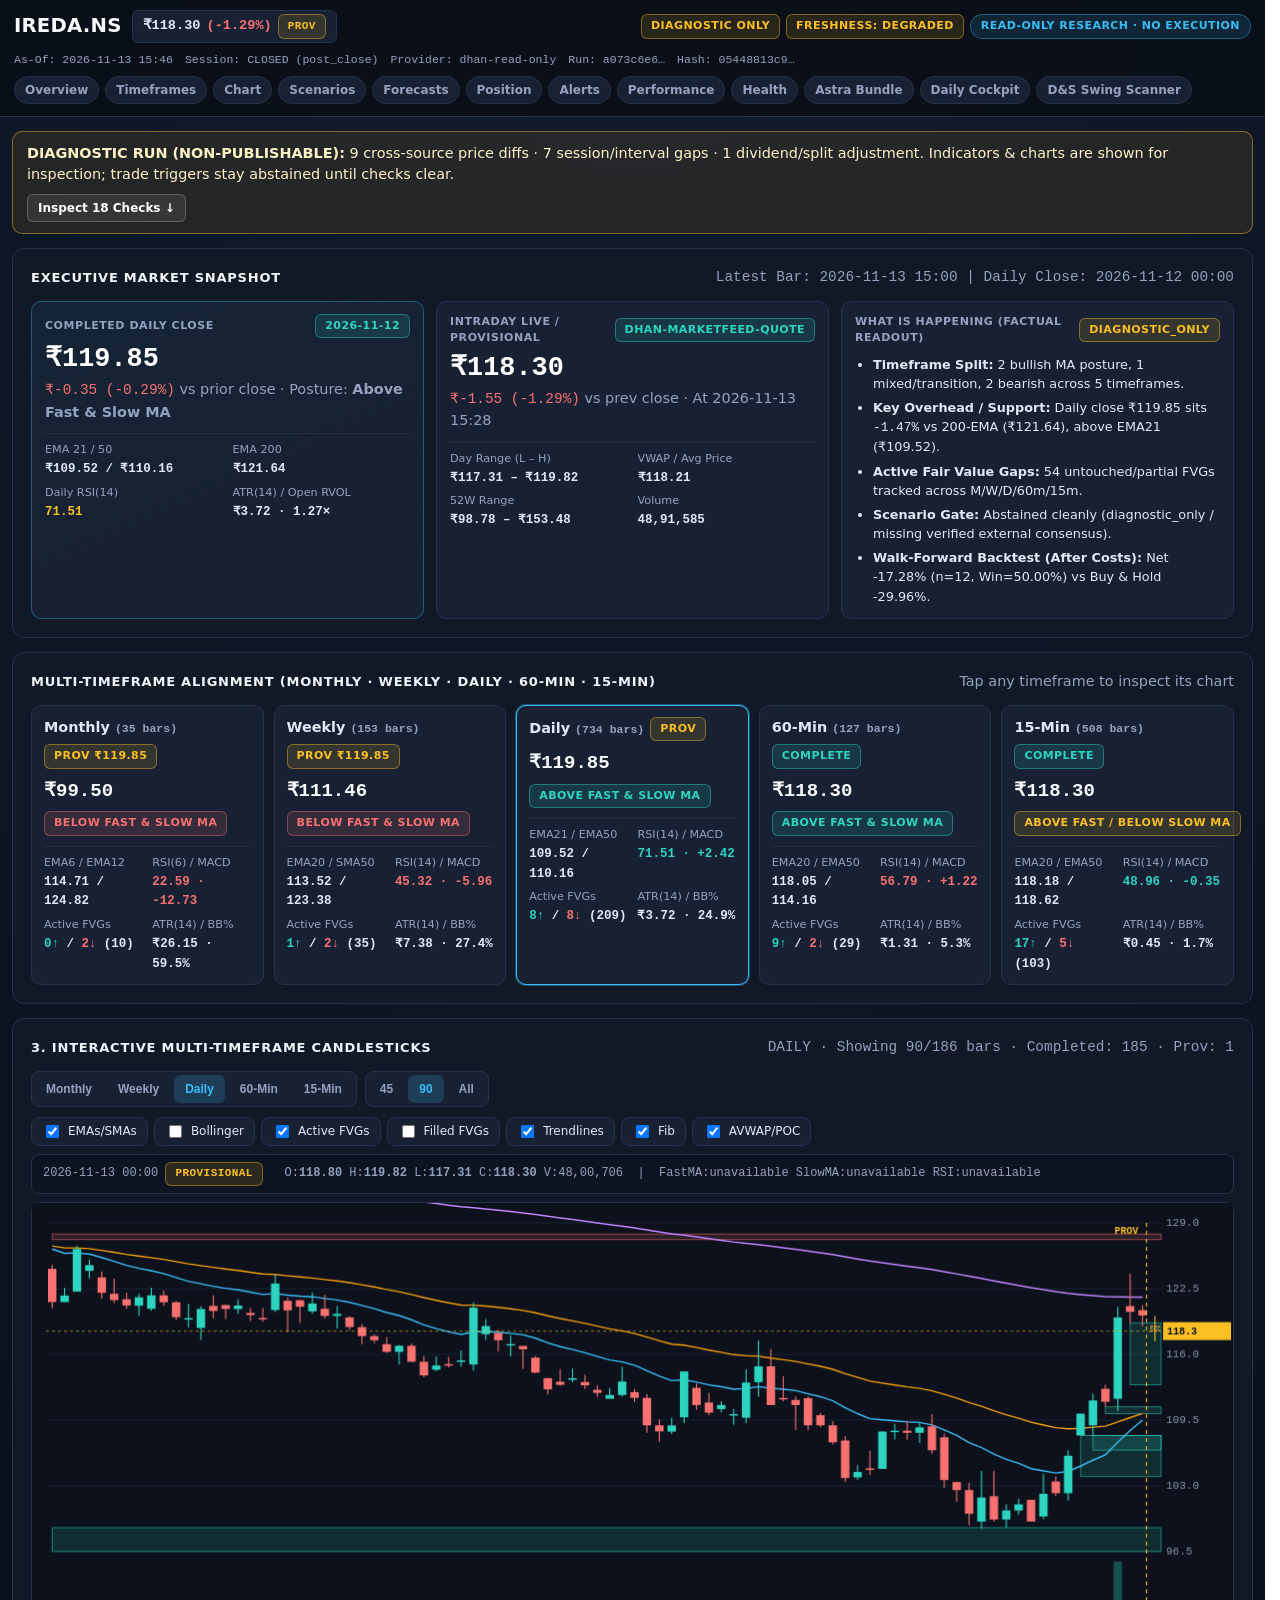
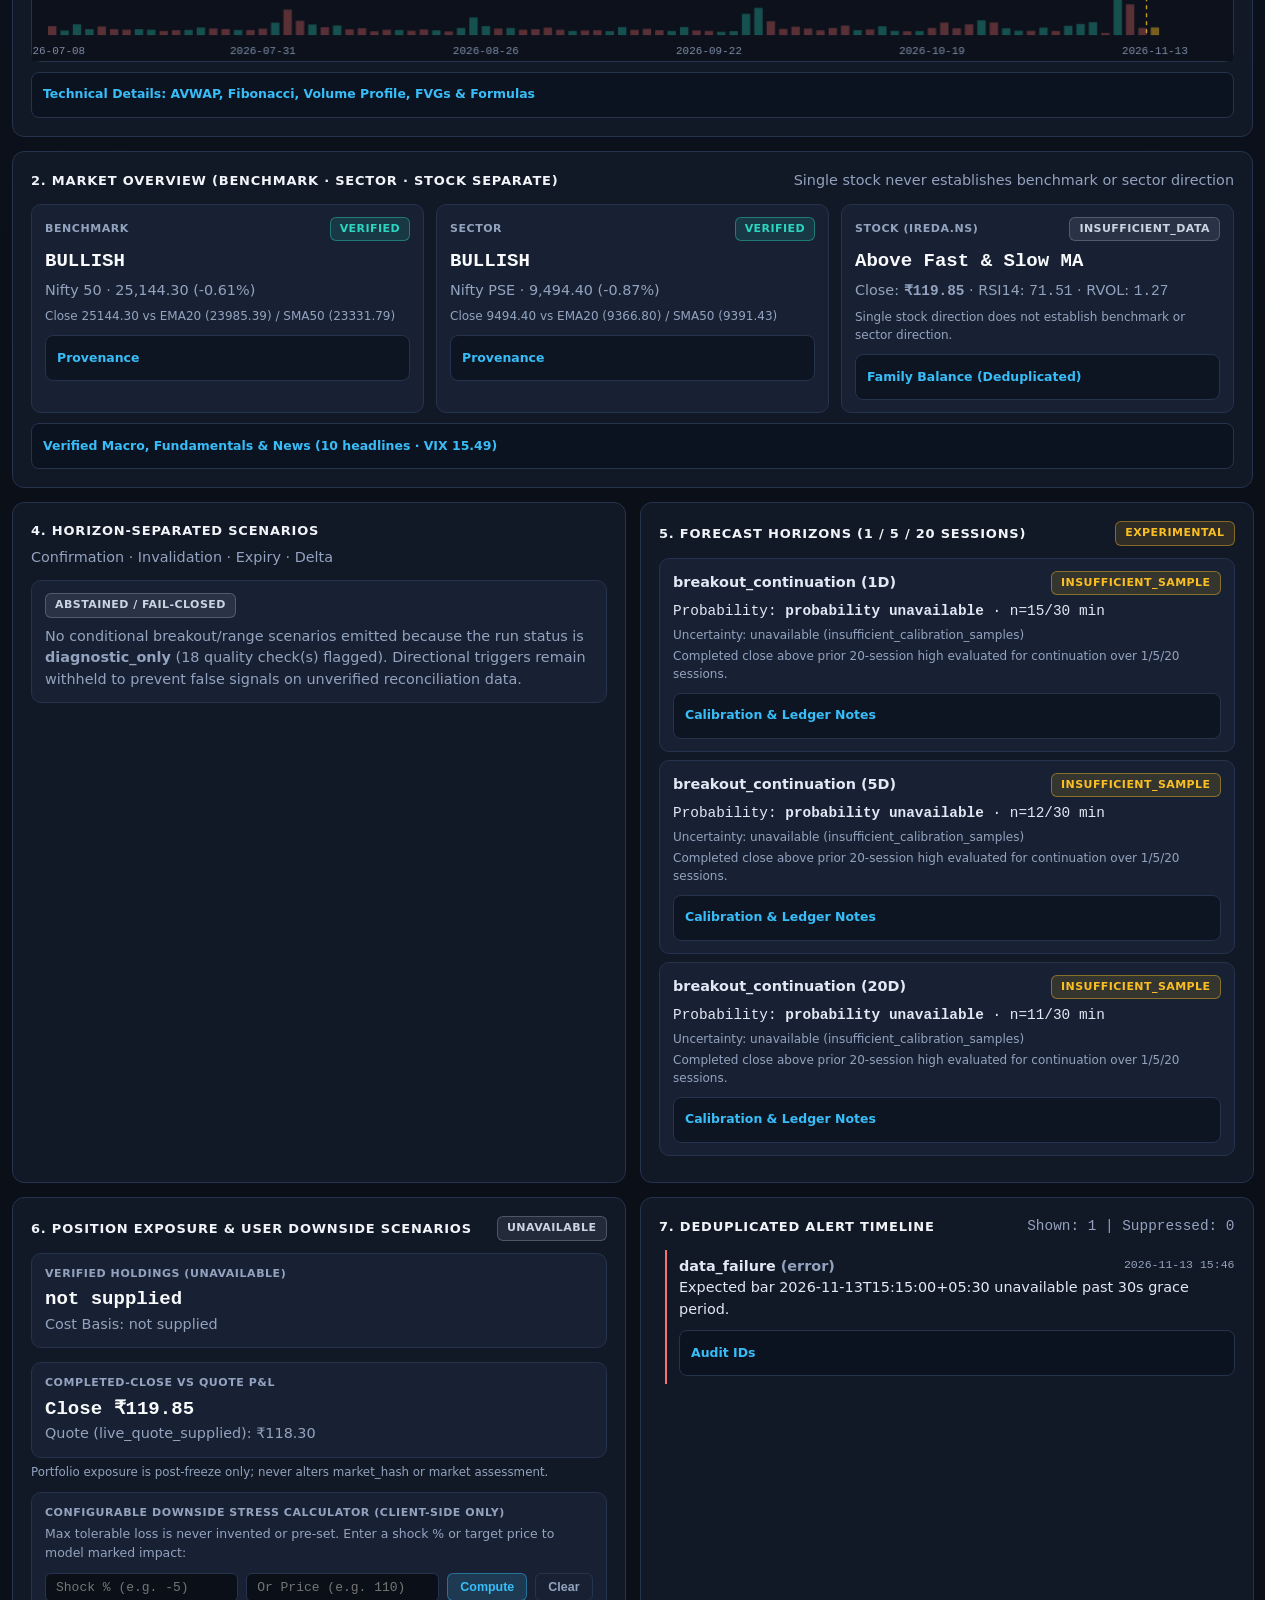
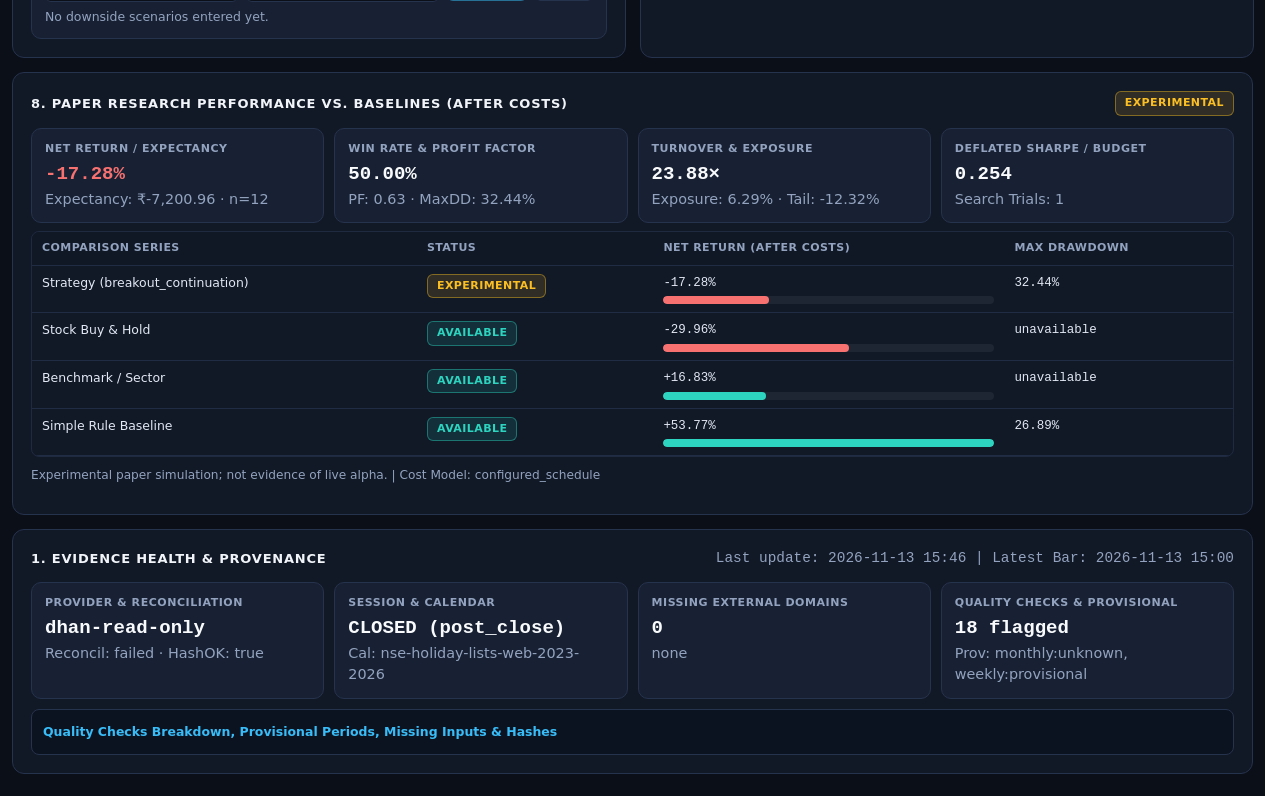
<file: index.html>
<!DOCTYPE html>
<html lang="en">
<head>
  <meta charset="utf-8" />
  <meta name="viewport" content="width=device-width, initial-scale=1, viewport-fit=cover" />
  <title>Neutral Research Dashboard — Read-Only</title>
  <link rel="icon" href="data:image/svg+xml,<svg xmlns='http://www.w3.org/2000/svg' viewBox='0 0 16 16'><rect width='16' height='16' rx='3' fill='%230b1220'/><path d='M3 11l3-4 3 2 4-5' stroke='%2322d3ee' stroke-width='2' fill='none'/></svg>" />
  <link rel="stylesheet" href="./styles.css" />
</head>
<body>
  <header class="topbar">
    <div class="topbar-main">
      <div class="brand">
        <h1 id="instrumentTitle">Loading…</h1>
        <span id="headerPriceChip" class="price-chip">—</span>
      </div>
      <div class="status-pills">
        <span id="runStatusBadge" class="badge badge-unavailable">LOADING</span>
        <span id="freshnessBadge" class="badge badge-unavailable">—</span>
        <span class="readonly-pill">READ-ONLY RESEARCH · NO EXECUTION</span>
      </div>
    </div>
    <div class="topbar-sub">
      <div class="run-meta-strip" id="runMetaStrip">
        <span>Run: —</span>
        <span>Hash: —</span>
      </div>
      <nav class="jump-nav" aria-label="Dashboard sections">
        <a href="#executiveOverviewPanel">Overview</a>
        <a href="#tfMatrixPanel">Timeframes</a>
        <a href="#chartPanel">Chart</a>
        <a href="#scenariosPanel">Scenarios</a>
        <a href="#forecastsPanel">Forecasts</a>
        <a href="#positionPanel">Position</a>
        <a href="#alertsPanel">Alerts</a>
        <a href="#performancePanel">Performance</a>
        <a href="#evidenceHealthPanel">Health</a>
        <a href="./review.html">Astra Bundle</a>
        <a href="./cockpit.html">Daily Cockpit</a>
        <a href="./scanner.html">D&amp;S Swing Scanner</a>
      </nav>
    </div>
  </header>

  <main class="container">
    <div id="globalHealthBanner" class="alert-banner warn" role="status">
      Loading validated run state from /api/state…
    </div>

    <!-- Executive Above-The-Fold Snapshot -->
    <section class="panel" id="executiveOverviewPanel">
      <div class="panel-header">
        <h2 class="panel-title">Executive Market Snapshot</h2>
        <span class="muted mono" id="heroObservedMeta">—</span>
      </div>
      <div class="hero-grid" id="heroOverviewGrid"></div>
    </section>

    <!-- 5-Timeframe Structural Alignment Matrix -->
    <section class="panel" id="tfMatrixPanel">
      <div class="panel-header">
        <h2 class="panel-title">Multi-Timeframe Alignment (Monthly · Weekly · Daily · 60-Min · 15-Min)</h2>
        <span class="muted">Tap any timeframe to inspect its chart</span>
      </div>
      <div id="tfMatrixCards" class="tf-matrix-grid"></div>
    </section>

    <!-- 3. Interactive Candlesticks -->
    <section class="panel" id="chartPanel">
      <div class="panel-header">
        <h2 class="panel-title">3. Interactive Multi-Timeframe Candlesticks</h2>
        <div id="chartBarMeta" class="mono muted">—</div>
      </div>
      <div class="chart-toolbar">
        <div class="toolbar-group">
          <div class="tf-tabs" id="tfTabs" role="tablist" aria-label="Chart timeframe">
            <button type="button" class="tf-btn" data-tf="monthly">Monthly</button>
            <button type="button" class="tf-btn" data-tf="weekly">Weekly</button>
            <button type="button" class="tf-btn active" data-tf="daily">Daily</button>
            <button type="button" class="tf-btn" data-tf="60m">60-Min</button>
            <button type="button" class="tf-btn" data-tf="15m">15-Min</button>
          </div>
          <div class="tf-tabs" id="zoomTabs" role="group" aria-label="Visible candle window">
            <button type="button" class="zoom-btn" data-bars="45">45</button>
            <button type="button" class="zoom-btn active" data-bars="90">90</button>
            <button type="button" class="zoom-btn" data-bars="0">All</button>
          </div>
        </div>
        <div class="overlay-toggles">
          <label class="toggle-pill"><input type="checkbox" id="togEma" checked /> EMAs/SMAs</label>
          <label class="toggle-pill"><input type="checkbox" id="togBb" /> Bollinger</label>
          <label class="toggle-pill"><input type="checkbox" id="togFvgActive" checked /> Active FVGs</label>
          <label class="toggle-pill"><input type="checkbox" id="togFvgFilled" /> Filled FVGs</label>
          <label class="toggle-pill"><input type="checkbox" id="togGeom" checked /> Trendlines</label>
          <label class="toggle-pill"><input type="checkbox" id="togFib" checked /> Fib</label>
          <label class="toggle-pill"><input type="checkbox" id="togAvwap" checked /> AVWAP/POC</label>
        </div>
      </div>
      <div id="chartInspectBar" class="inspect-bar mono muted">
        Tap or move across the chart to inspect candle OHLCV, EMAs, and RSI.
      </div>
      <div class="chart-wrap">
        <canvas id="candleCanvas" aria-label="Interactive candlestick chart"></canvas>
      </div>
      <details id="chartDetails">
        <summary>Technical Details: AVWAP, Fibonacci, Volume Profile, FVGs &amp; Formulas</summary>
        <div id="chartDetailsBody"></div>
      </details>
    </section>

    <!-- 2. Market Overview -->
    <section class="panel" id="marketOverviewPanel">
      <div class="panel-header">
        <h2 class="panel-title">2. Market Overview (Benchmark · Sector · Stock Separate)</h2>
        <span class="muted">Single stock never establishes benchmark or sector direction</span>
      </div>
      <div class="grid-3" id="marketOverviewGrid"></div>
    </section>

    <!-- 4. Scenario Cards & 5. Forecast Panel -->
    <div class="grid-2">
      <section class="panel" id="scenariosPanel">
        <div class="panel-header">
          <h2 class="panel-title">4. Horizon-Separated Scenarios</h2>
          <span class="muted">Confirmation · Invalidation · Expiry · Delta</span>
        </div>
        <div id="scenariosContainer"></div>
      </section>

      <section class="panel" id="forecastsPanel">
        <div class="panel-header">
          <h2 class="panel-title">5. Forecast Horizons (1 / 5 / 20 Sessions)</h2>
          <span id="forecastOverallBadge" class="badge badge-unavailable">UNAVAILABLE</span>
        </div>
        <div id="forecastsContainer"></div>
      </section>
    </div>

    <!-- 6. Position Exposure & 7. Alert Timeline -->
    <div class="grid-2">
      <section class="panel" id="positionPanel">
        <div class="panel-header">
          <h2 class="panel-title">6. Position Exposure &amp; User Downside Scenarios</h2>
          <span id="holdingsBadge" class="badge badge-unavailable">UNAVAILABLE</span>
        </div>
        <div id="positionSummary"></div>
        <div class="subcard stress-box">
          <div class="kv-label">Configurable Downside Stress Calculator (Client-Side Only)</div>
          <p class="muted stress-note">
            Max tolerable loss is never invented or pre-set. Enter a shock % or target price to model marked impact:
          </p>
          <div class="stress-controls">
            <label class="visually-hidden" for="shockPctInput">Shock percent</label>
            <input type="number" id="shockPctInput" step="0.5" placeholder="Shock % (e.g. -5)" />
            <label class="visually-hidden" for="targetPriceInput">Hypothetical price</label>
            <input type="number" id="targetPriceInput" step="0.05" placeholder="Or Price (e.g. 110)" />
            <button type="button" id="addDownsideBtn" class="btn-secondary">Compute</button>
            <button type="button" id="clearDownsideBtn" class="btn-ghost">Clear</button>
          </div>
          <div id="downsideResults"></div>
        </div>
      </section>

      <section class="panel" id="alertsPanel">
        <div class="panel-header">
          <h2 class="panel-title">7. Deduplicated Alert Timeline</h2>
          <span id="alertsMeta" class="mono muted">—</span>
        </div>
        <div id="alertsContainer"></div>
      </section>
    </div>

    <!-- 8. Performance Panel -->
    <section class="panel" id="performancePanel">
      <div class="panel-header">
        <h2 class="panel-title">8. Paper Research Performance vs. Baselines (After Costs)</h2>
        <span id="perfStatusBadge" class="badge badge-unavailable">UNAVAILABLE</span>
      </div>
      <div id="performanceContainer"></div>
    </section>

    <!-- 1. Evidence Health & Provenance Audit -->
    <section class="panel" id="evidenceHealthPanel">
      <div class="panel-header">
        <h2 class="panel-title">1. Evidence Health &amp; Provenance</h2>
        <span class="mono muted" id="evidenceUpdateMeta"></span>
      </div>
      <div class="grid-4" id="evidenceHealthGrid"></div>
      <details id="evidenceDetails">
        <summary>Quality Checks Breakdown, Provisional Periods, Missing Inputs &amp; Hashes</summary>
        <div id="evidenceDetailsBody"></div>
      </details>
    </section>
  </main>

  <script src="./app.js"></script>
</body>
</html>
</file>
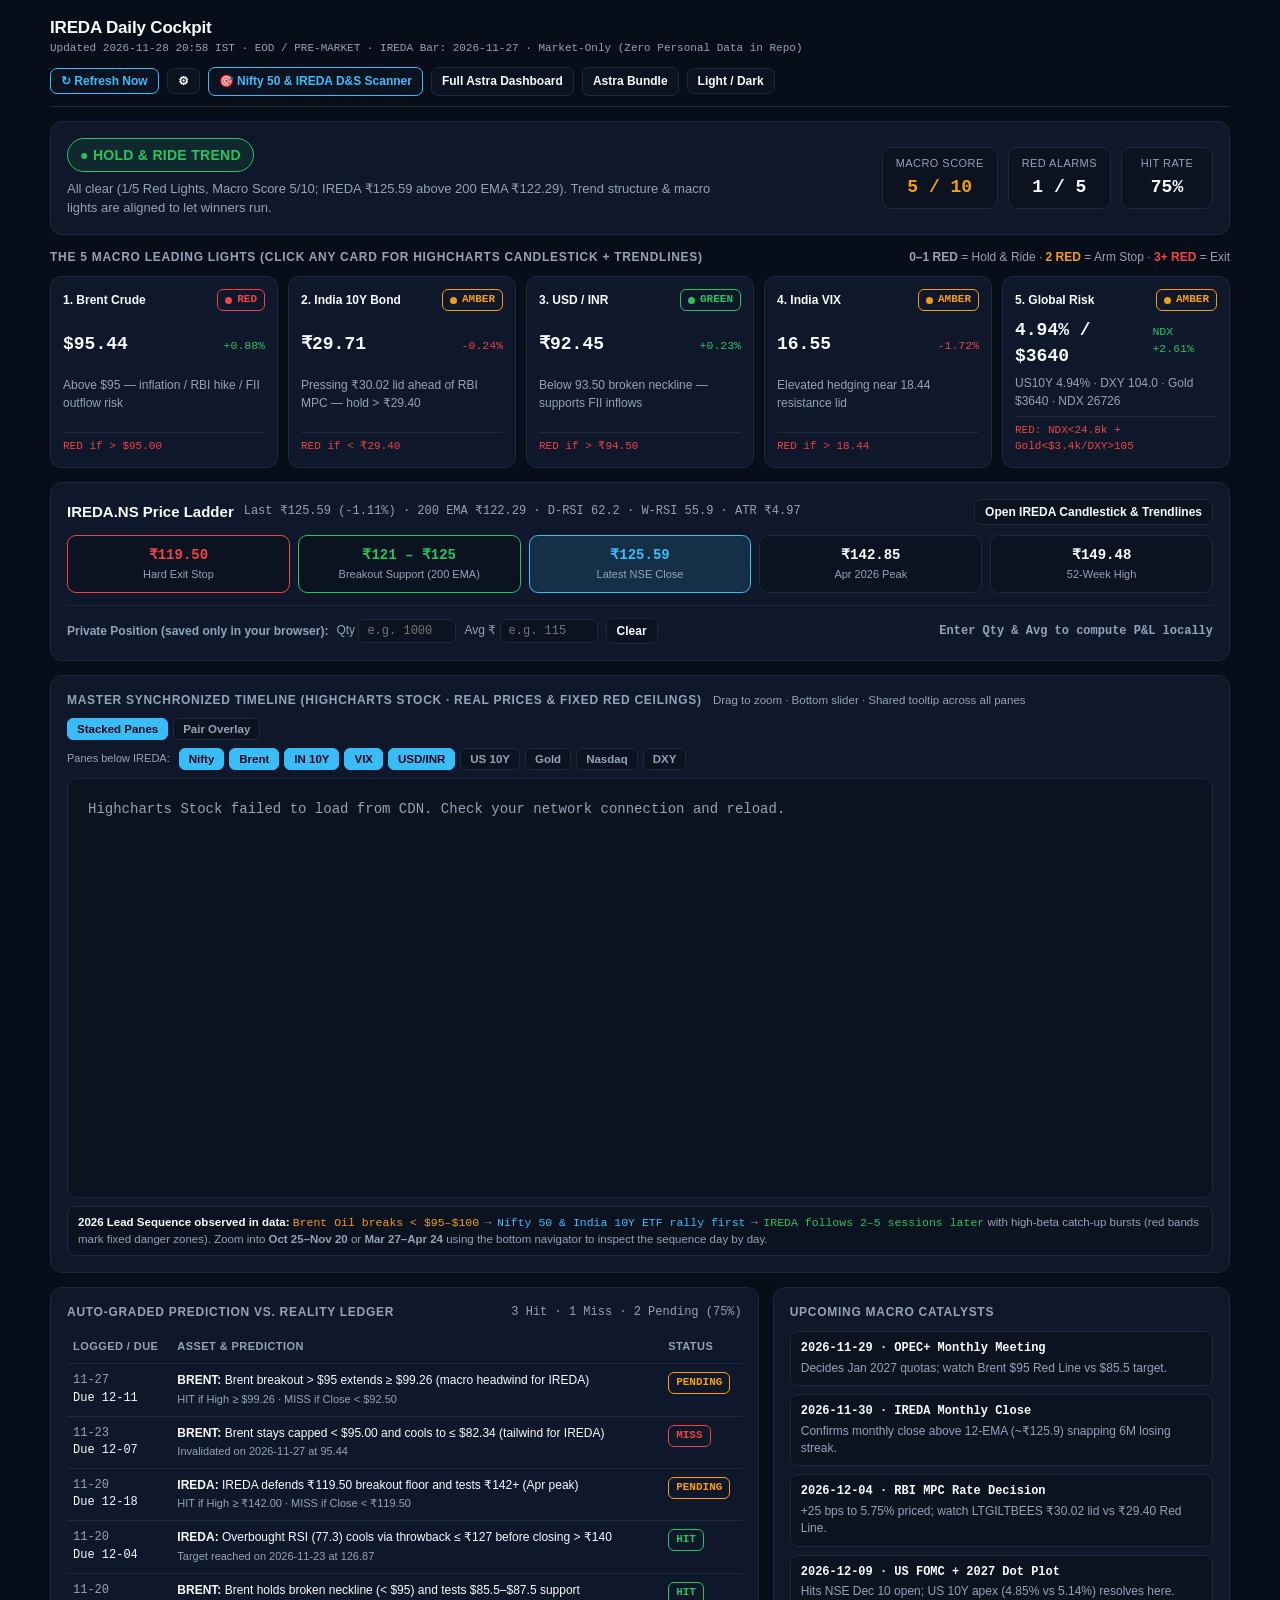
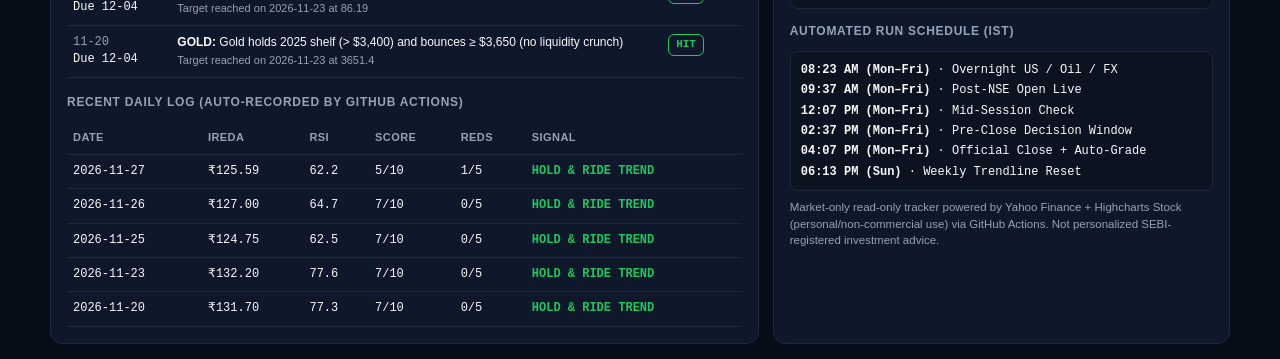
<file: cockpit.html>
<!DOCTYPE html>
<html lang="en">
<head>
  <meta charset="utf-8" />
  <meta name="viewport" content="width=device-width, initial-scale=1, viewport-fit=cover" />
  <title>IREDA Daily Cockpit — 5-Light Macro &amp; Highcharts Timeline</title>
  <link rel="icon" href="data:image/svg+xml,<svg xmlns='http://www.w3.org/2000/svg' viewBox='0 0 16 16'><rect width='16' height='16' rx='3' fill='%230b1220'/><circle cx='8' cy='8' r='4.5' fill='%2322c55e'/></svg>" />
  <script src="https://code.highcharts.com/stock/highstock.js"></script>
  <style>
    :root {
      --bg: #070d19;
      --card: #0f172a;
      --card-2: #0b1220;
      --border: #1e293b;
      --fg: #f8fafc;
      --muted: #94a3b8;
      --accent: #38bdf8;
      --green: #22c55e;
      --amber: #f59e0b;
      --red: #ef4444;
      --purple: #a855f7;
    }
    body.light {
      --bg: #f1f5f9;
      --card: #ffffff;
      --card-2: #f8fafc;
      --border: #cbd5e1;
      --fg: #0f172a;
      --muted: #475569;
      --accent: #0284c7;
      --green: #16a34a;
      --amber: #d97706;
      --red: #dc2626;
      --purple: #7c3aed;
    }
    * { box-sizing: border-box; }
    body {
      margin: 0;
      padding: 16px;
      background: var(--bg);
      color: var(--fg);
      font-family: -apple-system, BlinkMacSystemFont, "Segoe UI", Roboto, Inter, sans-serif;
      font-size: 14px;
      line-height: 1.45;
    }
    .wrap { max-width: 1180px; margin: 0 auto; display: flex; flex-direction: column; gap: 14px; }
    .mono { font-family: ui-monospace, SFMono-Regular, Menlo, Monaco, Consolas, monospace; }
    .muted { color: var(--muted); }
    .card {
      background: var(--card);
      border: 1px solid var(--border);
      border-radius: 12px;
      padding: 16px;
    }
    .topbar {
      display: flex; flex-wrap: wrap; align-items: center; justify-content: space-between; gap: 10px;
      padding-bottom: 10px; border-bottom: 1px solid var(--border);
    }
    .nav-links { display: flex; flex-wrap: wrap; align-items: center; gap: 8px; font-size: 12px; }
    .btn {
      background: var(--card-2); color: var(--fg); border: 1px solid var(--border);
      border-radius: 7px; padding: 5px 10px; font-size: 12px; font-weight: 600; cursor: pointer;
      text-decoration: none; display: inline-flex; align-items: center; gap: 5px;
    }
    .btn:hover { border-color: var(--accent); }
    .btn.active { background: var(--accent); color: #020617; border-color: var(--accent); }

    /* Hero Banner */
    .hero { display: flex; flex-wrap: wrap; align-items: center; justify-content: space-between; gap: 16px; }
    .signal-pill {
      display: inline-flex; align-items: center; gap: 8px; padding: 6px 12px;
      border-radius: 999px; font-weight: 800; font-size: 14px; letter-spacing: 0.02em;
      border: 1.5px solid var(--green); color: var(--green); background: rgba(34,197,94,0.1);
    }
    .signal-pill.warning { border-color: var(--amber); color: var(--amber); background: rgba(245,158,11,0.12); }
    .signal-pill.error { border-color: var(--red); color: var(--red); background: rgba(239,68,68,0.14); }
    .kpis { display: flex; flex-wrap: wrap; gap: 10px; }
    .kpi {
      background: var(--card-2); border: 1px solid var(--border); border-radius: 9px;
      padding: 8px 13px; text-align: center; min-width: 92px;
    }
    .kpi-lbl { font-size: 11px; color: var(--muted); text-transform: uppercase; letter-spacing: 0.04em; }
    .kpi-val { font-size: 18px; font-weight: 800; margin-top: 2px; }

    /* 5 Traffic Lights */
    .sec-head {
      display: flex; flex-wrap: wrap; align-items: center; justify-content: space-between; gap: 8px;
      margin-bottom: 10px; font-size: 12px;
    }
    .sec-title { font-weight: 800; text-transform: uppercase; letter-spacing: 0.06em; color: var(--muted); }
    .lights-grid { display: grid; grid-template-columns: repeat(5, minmax(0, 1fr)); gap: 10px; }
    @media (max-width: 960px) { .lights-grid { grid-template-columns: repeat(2, minmax(0, 1fr)); } }
    @media (max-width: 560px) { .lights-grid { grid-template-columns: 1fr; } }
    .light-card {
      background: var(--card); border: 1px solid var(--border); border-radius: 11px;
      padding: 12px; cursor: pointer; display: flex; flex-direction: column; justify-content: space-between; gap: 6px;
      transition: border-color 140ms ease, transform 140ms ease;
    }
    .light-card:hover { border-color: var(--accent); transform: translateY(-1px); }
    .light-card.selected { border-color: var(--accent); box-shadow: 0 0 0 1px var(--accent); }
    .light-top { display: flex; align-items: center; justify-content: space-between; gap: 6px; font-size: 12px; font-weight: 700; }
    .badge {
      display: inline-flex; align-items: center; gap: 5px; padding: 2px 7px;
      border-radius: 6px; font-size: 11px; font-weight: 700; border: 1px solid var(--border);
    }
    .badge.GREEN, .badge.HIT { color: var(--green); border-color: var(--green); }
    .badge.AMBER, .badge.PENDING { color: var(--amber); border-color: var(--amber); }
    .badge.RED, .badge.MISS { color: var(--red); border-color: var(--red); }
    .badge.EXPIRED { color: var(--muted); border-color: var(--border); }
    .dot { width: 7px; height: 7px; border-radius: 50%; display: inline-block; }
    .light-val { font-size: 18px; font-weight: 800; }
    .light-note { font-size: 12px; color: var(--muted); }
    .light-rule { font-size: 11px; color: var(--red); padding-top: 6px; border-top: 1px solid var(--border); }

    /* IREDA Ladder + Local Position */
    .ladder { display: grid; grid-template-columns: repeat(5, minmax(0, 1fr)); gap: 8px; margin-top: 10px; }
    @media (max-width: 720px) { .ladder { grid-template-columns: repeat(2, minmax(0, 1fr)); } }
    .rung {
      background: var(--card-2); border: 1px solid var(--border); border-radius: 9px;
      padding: 9px 8px; text-align: center;
    }
    .rung.stop { border-color: var(--red); }
    .rung.sup { border-color: var(--green); }
    .rung.now { background: rgba(56,189,248,0.14); border-color: var(--accent); }
    .rung-p { font-weight: 800; font-size: 14px; }
    .rung-l { font-size: 11px; color: var(--muted); margin-top: 2px; }

    .pos-bar {
      margin-top: 12px; padding-top: 12px; border-top: 1px solid var(--border);
      display: flex; flex-wrap: wrap; align-items: center; justify-content: space-between; gap: 10px; font-size: 12px;
    }
    .pos-inputs { display: flex; flex-wrap: wrap; align-items: center; gap: 8px; }
    .pos-inputs input {
      width: 98px; padding: 4px 8px; border-radius: 6px; border: 1px solid var(--border);
      background: var(--card-2); color: var(--fg); font-size: 12px;
    }

    /* Highcharts Containers & Pills */
    .drawer { display: none; }
    .drawer.open { display: block; }
    .hc-box {
      width: 100%; border: 1px solid var(--border); border-radius: 10px;
      overflow: hidden; background: var(--card-2); margin-top: 8px;
    }
    .master-controls {
      display: flex; flex-wrap: wrap; align-items: center; justify-content: space-between; gap: 8px;
      margin-bottom: 8px;
    }
    .pill-row { display: flex; flex-wrap: wrap; align-items: center; gap: 5px; }
    .pill-btn {
      background: var(--card-2); color: var(--muted); border: 1px solid var(--border);
      border-radius: 6px; padding: 4px 9px; font-size: 11.5px; font-weight: 700; cursor: pointer;
    }
    .pill-btn:hover { border-color: var(--accent); color: var(--fg); }
    .pill-btn.active { background: var(--accent); color: #020617; border-color: var(--accent); }
    .tip-bar {
      font-size: 11.5px; padding: 7px 10px; border-radius: 8px;
      background: var(--card-2); border: 1px solid var(--border); margin-top: 8px;
    }

    /* Bottom Grid */
    .two-col { display: grid; grid-template-columns: 1.55fr 1fr; gap: 14px; }
    @media (max-width: 880px) { .two-col { grid-template-columns: 1fr; } }
    table { width: 100%; border-collapse: collapse; font-size: 12px; }
    th, td { text-align: left; padding: 8px 6px; border-bottom: 1px solid var(--border); vertical-align: top; }
    th { color: var(--muted); font-size: 11px; text-transform: uppercase; letter-spacing: 0.04em; }
    .cat-item {
      background: var(--card-2); border: 1px solid var(--border); border-radius: 8px;
      padding: 8px 10px; font-size: 12px; margin-bottom: 8px;
    }
    .warn-strip {
      display: none; padding: 8px 12px; border-radius: 8px; font-size: 12px;
      background: rgba(245,158,11,0.12); border: 1px solid var(--amber); color: var(--amber);
    }
    .refresh-panel {
      display: none; padding: 10px 12px; border-radius: 10px; font-size: 12px;
      background: var(--card); border: 1px solid var(--border);
      flex-direction: column; gap: 8px;
    }
    .refresh-panel.open { display: flex; }
    .refresh-row { display: flex; flex-wrap: wrap; align-items: center; justify-content: space-between; gap: 8px; }
    .token-input {
      width: 260px; max-width: 100%; padding: 5px 8px; border-radius: 6px;
      border: 1px solid var(--border); background: var(--card-2); color: var(--fg); font-size: 12px;
    }
    .btn.primary { border-color: var(--accent); color: var(--accent); }
    .btn.primary:hover { background: var(--accent); color: #020617; }
    .btn:disabled { opacity: 0.6; cursor: wait; }
  </style>
</head>
<body>
  <div class="wrap">
    <!-- Top Bar -->
    <div class="topbar">
      <div>
        <div style="font-size:17px;font-weight:800;letter-spacing:-0.01em;">IREDA Daily Cockpit</div>
        <div class="mono muted" style="font-size:11px;" id="metaLine">Loading cockpit_state.json…</div>
      </div>
      <div class="nav-links">
        <button class="btn primary" id="btnRefreshNow" title="Trigger live Yahoo Finance update via GitHub Actions (~35–45s) or reload latest JSON">↻ Refresh Now</button>
        <button class="btn" id="btnTokenCfg" title="Configure browser-local repo-only GitHub token for 1-click cloud refresh">⚙</button>
        <a class="btn primary" href="./scanner.html">🎯 Nifty 50 &amp; IREDA D&amp;S Scanner</a>
        <a class="btn" href="./index.html">Full Astra Dashboard</a>
        <a class="btn" href="./review.html">Astra Bundle</a>
        <button class="btn" id="btnTheme">Light / Dark</button>
      </div>
    </div>

    <!-- Collapsible Cloud Refresh & Browser-Local Token Panel -->
    <div id="refreshPanel" class="refresh-panel">
      <div class="refresh-row">
        <div id="refreshStatus" class="mono" style="font-weight:700;">Ready for on-demand refresh.</div>
        <div class="pill-row">
          <a class="btn" target="_blank" rel="noopener" href="https://github.com/akashmdbuda-droid/ireda-astra-review/actions/workflows/daily_cockpit.yml">Open GitHub Actions ↗</a>
          <button class="btn" id="btnCloseRefresh">✕</button>
        </div>
      </div>
      <div id="tokenSetupRow" class="refresh-row" style="padding-top:8px;border-top:1px solid var(--border);">
        <div class="pill-row">
          <span class="muted">1-Click Cloud Refresh Token (saved <strong>only in this browser</strong>):</span>
          <input id="ghTokenInput" type="password" class="token-input mono" placeholder="github_pat_… (Actions: Read & write only)" autocomplete="off" />
          <button class="btn primary" id="btnSaveToken">Save Locally</button>
          <button class="btn" id="btnClearToken">Clear</button>
        </div>
        <a class="muted" style="font-size:11px;" target="_blank" rel="noopener" href="https://github.com/settings/personal-access-tokens/new">Create repo-only Fine-Grained PAT ↗</a>
      </div>
    </div>

    <div id="staleWarn" class="warn-strip"></div>

    <!-- 1. THREE-SECOND VERDICT BANNER -->
    <section class="card hero">
      <div style="flex:1;min-width:260px;">
        <div id="signalPill" class="signal-pill">● LOADING…</div>
        <p id="signalSummary" style="margin:8px 0 0;font-size:13px;color:var(--muted);max-width:660px;">—</p>
      </div>
      <div class="kpis">
        <div class="kpi">
          <div class="kpi-lbl">Macro Score</div>
          <div id="kpiScore" class="kpi-val mono">—</div>
        </div>
        <div class="kpi">
          <div class="kpi-lbl">Red Alarms</div>
          <div id="kpiReds" class="kpi-val mono">—</div>
        </div>
        <div class="kpi">
          <div class="kpi-lbl">Hit Rate</div>
          <div id="kpiHit" class="kpi-val mono">—</div>
        </div>
      </div>
    </section>

    <!-- 2. THE 5 TRAFFIC LIGHTS -->
    <section>
      <div class="sec-head">
        <span class="sec-title">The 5 Macro Leading Lights (Click Any Card for Highcharts Candlestick + Trendlines)</span>
        <span class="muted"><strong>0–1 RED</strong> = Hold &amp; Ride · <strong style="color:var(--amber)">2 RED</strong> = Arm Stop · <strong style="color:var(--red)">3+ RED</strong> = Exit</span>
      </div>
      <div id="lightsGrid" class="lights-grid"></div>
    </section>

    <!-- EXPANDABLE HIGHCHARTS STOCK CANDLESTICK + TRENDLINE DRAWER -->
    <section id="chartDrawer" class="card drawer">
      <div style="display:flex;flex-wrap:wrap;align-items:center;justify-content:space-between;gap:8px;">
        <div>
          <strong id="drawerTitle">—</strong>
          <span id="drawerMeta" class="mono muted" style="font-size:12px;margin-left:8px;"></span>
        </div>
        <div style="display:flex;flex-wrap:wrap;align-items:center;gap:6px;">
          <button class="btn tf-btn active" data-tf="1d">Daily</button>
          <button class="btn tf-btn" data-tf="1wk">Weekly</button>
          <button class="btn active" id="btnToggleDS" title="Show/hide Demand & Supply Zones on IREDA chart">D&amp;S Zones</button>
          <button class="btn" id="btnDrawTL">+ Draw Trendline</button>
          <button class="btn" id="btnClearTL">Clear</button>
          <button class="btn" id="btnCloseDrawer">Close ✕</button>
        </div>
      </div>
      <div id="drawerPills" class="pill-row" style="margin-top:8px;"></div>
      <div id="drawerHint" class="mono muted" style="font-size:11px;margin-top:6px;">Drag on chart or use bottom navigator to zoom · Click legend items to toggle EMAs/Trendlines</div>
      <div id="drawerChart" class="hc-box" style="height:490px;"></div>
    </section>

    <!-- 3. IREDA STRUCTURE & BROWSER-LOCAL POSITION CALCULATOR -->
    <section class="card">
      <div style="display:flex;flex-wrap:wrap;align-items:center;justify-content:space-between;gap:8px;">
        <div style="display:flex;flex-wrap:wrap;align-items:center;gap:10px;">
          <strong style="font-size:15px;">IREDA.NS Price Ladder</strong>
          <span id="iredaChips" class="mono muted" style="font-size:12px;">—</span>
        </div>
        <button class="btn" id="btnOpenIredaChart">Open IREDA Candlestick &amp; Trendlines</button>
      </div>

      <div class="ladder">
        <div class="rung stop">
          <div class="rung-p mono" style="color:var(--red)">₹119.50</div>
          <div class="rung-l">Hard Exit Stop</div>
        </div>
        <div class="rung sup">
          <div class="rung-p mono" style="color:var(--green)">₹121 – ₹125</div>
          <div class="rung-l">Breakout Support (200 EMA)</div>
        </div>
        <div class="rung now">
          <div id="ladderNow" class="rung-p mono" style="color:var(--accent)">₹—</div>
          <div class="rung-l">Latest NSE Close</div>
        </div>
        <div class="rung">
          <div class="rung-p mono">₹142.85</div>
          <div class="rung-l">Apr 2026 Peak</div>
        </div>
        <div class="rung">
          <div class="rung-p mono">₹149.48</div>
          <div class="rung-l">52-Week High</div>
        </div>
      </div>

      <!-- 100% Browser-Local Position Calculator (Zero personal data in GitHub) -->
      <div class="pos-bar">
        <div class="pos-inputs">
          <span class="muted" style="font-weight:600;">Private Position (saved only in your browser):</span>
          <label class="muted">Qty <input id="posQty" type="number" min="0" step="1" placeholder="e.g. 1000" class="mono" /></label>
          <label class="muted">Avg ₹ <input id="posAvg" type="number" min="0" step="0.05" placeholder="e.g. 115" class="mono" /></label>
          <button class="btn" id="btnClearPos">Clear</button>
        </div>
        <div id="posOut" class="mono" style="font-weight:700;">—</div>
      </div>
    </section>

    <!-- 4. HIGHCHARTS STOCK MASTER SYNCHRONIZED TIMELINE -->
    <section class="card" id="masterSection">
      <div class="sec-head" style="margin-bottom:8px;">
        <div>
          <span class="sec-title">Master Synchronized Timeline (Highcharts Stock · Real Prices &amp; Fixed Red Ceilings)</span>
          <span class="muted" style="margin-left:8px;font-size:11.5px;">Drag to zoom · Bottom slider · Shared tooltip across all panes</span>
        </div>
        <div class="pill-row">
          <button class="pill-btn master-mode active" data-mode="stacked">Stacked Panes</button>
          <button class="pill-btn master-mode" data-mode="overlay">Pair Overlay</button>
        </div>
      </div>

      <div class="master-controls">
        <div id="masterTrackPills" class="pill-row"></div>
        <div class="pill-row">
          <button class="pill-btn" id="btnMasterInvert" style="display:none;" title="Flip right macro axis upside-down for inverse correlation inspection">Invert Macro Axis</button>
        </div>
      </div>

      <div id="masterChart" class="hc-box" style="min-height:420px;"></div>

      <div class="tip-bar muted">
        <strong style="color:var(--fg);">2026 Lead Sequence observed in data:</strong>
        <span class="mono" style="color:var(--amber);">Brent Oil breaks &lt; $95–$100</span> →
        <span class="mono" style="color:var(--accent);">Nifty 50 &amp; India 10Y ETF rally first</span> →
        <span class="mono" style="color:var(--green);">IREDA follows 2–5 sessions later</span> with high-beta catch-up bursts (red bands mark fixed danger zones). Zoom into <strong>Oct 25–Nov 20</strong> or <strong>Mar 27–Apr 24</strong> using the bottom navigator to inspect the sequence day by day.
      </div>
    </section>

    <!-- 5. AUTO-GRADED PREDICTION TRACKER + CATALYSTS & DAILY HISTORY -->
    <section class="two-col">
      <!-- Auto-Graded Prediction Ledger -->
      <div class="card">
        <div class="sec-head">
          <span class="sec-title">Auto-Graded Prediction vs. Reality Ledger</span>
          <span id="predSummary" class="mono muted">—</span>
        </div>
        <div style="overflow-x:auto;">
          <table>
            <thead>
              <tr>
                <th>Logged / Due</th>
                <th>Asset &amp; Prediction</th>
                <th>Status</th>
              </tr>
            </thead>
            <tbody id="predBody"></tbody>
          </table>
        </div>

        <div class="sec-head" style="margin-top:16px;">
          <span class="sec-title">Recent Daily Log (Auto-Recorded by GitHub Actions)</span>
        </div>
        <div style="overflow-x:auto;">
          <table>
            <thead>
              <tr>
                <th>Date</th>
                <th>IREDA</th>
                <th>RSI</th>
                <th>Score</th>
                <th>Reds</th>
                <th>Signal</th>
              </tr>
            </thead>
            <tbody id="histBody"></tbody>
          </table>
        </div>
      </div>

      <!-- Upcoming Macro Catalysts & Daily Rhythm -->
      <div class="card">
        <div class="sec-head">
          <span class="sec-title">Upcoming Macro Catalysts</span>
        </div>
        <div id="catList"></div>

        <div class="sec-head" style="margin-top:14px;">
          <span class="sec-title">Automated Run Schedule (IST)</span>
        </div>
        <div class="cat-item mono" style="line-height:1.7;">
          <div><strong>08:23 AM (Mon–Fri)</strong> · Overnight US / Oil / FX</div>
          <div><strong>09:37 AM (Mon–Fri)</strong> · Post-NSE Open Live</div>
          <div><strong>12:07 PM (Mon–Fri)</strong> · Mid-Session Check</div>
          <div><strong>02:37 PM (Mon–Fri)</strong> · Pre-Close Decision Window</div>
          <div><strong>04:07 PM (Mon–Fri)</strong> · Official Close + Auto-Grade</div>
          <div><strong>06:13 PM (Sun)</strong> · Weekly Trendline Reset</div>
        </div>
        <div class="muted" style="font-size:11.5px;margin-top:8px;">
          Market-only read-only tracker powered by Yahoo Finance + Highcharts Stock (personal/non-commercial use) via GitHub Actions. Not personalized SEBI-registered investment advice.
        </div>
      </div>
    </section>
  </div>

  <script>
    (function () {
      let STATE = null;
      let masterChartInst = null;
      let drawerChartInst = null;

      const ui = {
        selectedAsset: null,
        tf: "1d",
        drawMode: false,
        pendingPt: null,
        customTLs: {},
      };

      const MASTER_DRIVER_ORDER = ["NIFTY", "BRENT", "IN10Y_ETF", "INDIAVIX", "USDINR", "US10Y", "GOLD", "NDX", "DXY"];
      const MASTER_TRACKS = {
        IREDA:     { label: "IREDA.NS",      short: "IREDA",   unit: "₹", dec: 2, color: "#38bdf8", redLine: 119.50, redDir: "below", redLbl: "₹119.50 Stop", refLine: 142.85, refLbl: "₹142.85 Peak", refColor: "#94a3b8" },
        NIFTY:     { label: "Nifty 50",      short: "Nifty",   unit: "",  dec: 0, color: "#60a5fa", redLine: null,   redDir: null,    redLbl: "",             refLine: null,   refLbl: "",             refColor: "#94a3b8", invDefault: false },
        BRENT:     { label: "Brent Crude",   short: "Brent",   unit: "$", dec: 2, color: "#f97316", redLine: 95.0,   redDir: "above", redLbl: "$95 Red",      refLine: 100.0,  refLbl: "$100 Cap",     refColor: "#f43f5e", invDefault: true },
        IN10Y_ETF: { label: "India 10Y ETF", short: "IN 10Y",  unit: "₹", dec: 2, color: "#22c55e", redLine: 29.40,  redDir: "below", redLbl: "₹29.40 Red",   refLine: 30.00,  refLbl: "₹30.00 Lid",   refColor: "#22c55e", invDefault: false },
        INDIAVIX:  { label: "India VIX",     short: "VIX",     unit: "",  dec: 2, color: "#f43f5e", redLine: 18.44,  redDir: "above", redLbl: "18.44 Red",    refLine: 15.50,  refLbl: "15.5 Calm",    refColor: "#22c55e", invDefault: true },
        USDINR:    { label: "USD / INR",     short: "USD/INR", unit: "₹", dec: 2, color: "#eab308", redLine: 94.50,  redDir: "above", redLbl: "₹94.50 Red",   refLine: 93.50,  refLbl: "₹93.50 Neck",  refColor: "#94a3b8", invDefault: true },
        US10Y:     { label: "US 10Y Yield",  short: "US 10Y",  unit: "%", dec: 2, color: "#a855f7", redLine: 5.15,   redDir: "above", redLbl: "5.15% Red",    refLine: 4.85,   refLbl: "4.85% Ease",   refColor: "#22c55e", invDefault: true },
        GOLD:      { label: "COMEX Gold",    short: "Gold",    unit: "$", dec: 0, color: "#facc15", redLine: 3400,   redDir: "below", redLbl: "$3,400 Shelf", refLine: 3650,   refLbl: "$3,650 Ref",   refColor: "#94a3b8", invDefault: false },
        NDX:       { label: "Nasdaq 100",    short: "Nasdaq",  unit: "",  dec: 0, color: "#ec4899", redLine: 24800,  redDir: "below", redLbl: "24.8k Floor",  refLine: null,   refLbl: "",             refColor: "#94a3b8", invDefault: false },
        DXY:       { label: "DXY Dollar",    short: "DXY",     unit: "",  dec: 2, color: "#14b8a6", redLine: 105.0,  redDir: "above", redLbl: "105.0 Red",    refLine: null,   refLbl: "",             refColor: "#94a3b8", invDefault: true },
      };

      const master = {
        mode: "stacked",
        activeDrivers: ["NIFTY", "BRENT", "IN10Y_ETF", "INDIAVIX", "USDINR"],
        overlayKey: "BRENT",
        invertOverlay: true,
        selectedRangeIdx: 3, // 0=1M, 1=3M, 2=6M, 3=1Y
      };

      function dateToMs(dStr) {
        const [y, m, d] = dStr.split("-").map(Number);
        return Date.UTC(y, m - 1, d);
      }

      function fmtSign(v) {
        if (v === null || v === undefined || Number.isNaN(v)) return "";
        return (v >= 0 ? "+" : "") + Number(v).toFixed(2) + "%";
      }

      function fmtVal(key, v) {
        if (v === null || v === undefined || Number.isNaN(v)) return "—";
        const cfg = MASTER_TRACKS[key] || { unit: "", dec: 2 };
        const num = cfg.dec === 0 ? Math.round(v).toLocaleString("en-US") : Number(v).toFixed(cfg.dec);
        return cfg.unit === "%" ? num + "%" : cfg.unit + num;
      }

      function isBreach(cfg, v) {
        if (!cfg || cfg.redLine === null || cfg.redLine === undefined || v === null || v === undefined) return false;
        return cfg.redDir === "above" ? v > cfg.redLine : v < cfg.redLine;
      }

      function dotCol(st) {
        return st === "GREEN" ? "var(--green)" : st === "RED" ? "var(--red)" : "var(--amber)";
      }

      function getThemeColors() {
        const light = document.body.classList.contains("light");
        return {
          light,
          bg: light ? "#ffffff" : "#0b1220",
          plotBg: light ? "#f8fafc" : "#0f172a",
          border: light ? "#cbd5e1" : "#1e293b",
          grid: light ? "rgba(15,23,42,0.08)" : "rgba(148,163,184,0.12)",
          fg: light ? "#0f172a" : "#f8fafc",
          muted: light ? "#475569" : "#94a3b8",
          accent: light ? "#0284c7" : "#38bdf8",
          tooltipBg: light ? "rgba(255,255,255,0.96)" : "rgba(15,23,42,0.96)",
          navMask: light ? "rgba(2,132,199,0.14)" : "rgba(56,189,248,0.16)",
          btnFill: light ? "#f1f5f9" : "#0f172a",
          btnSelect: light ? "#0284c7" : "#38bdf8",
          btnSelectTxt: light ? "#ffffff" : "#020617",
        };
      }

      function loadLocalPos() {
        try {
          const raw = localStorage.getItem("ireda_cockpit_local_pos_v1");
          if (raw) {
            const p = JSON.parse(raw);
            if (p.qty) document.getElementById("posQty").value = p.qty;
            if (p.avg) document.getElementById("posAvg").value = p.avg;
          }
        } catch (e) {}
      }

      function renderLocalPos() {
        const qty = parseFloat(document.getElementById("posQty").value);
        const avg = parseFloat(document.getElementById("posAvg").value);
        try { localStorage.setItem("ireda_cockpit_local_pos_v1", JSON.stringify({ qty: qty || "", avg: avg || "" })); } catch (e) {}
        const out = document.getElementById("posOut");
        if (!STATE || !qty || !avg) {
          out.textContent = "Enter Qty & Avg to compute P&L locally";
          out.style.color = "var(--muted)";
          return;
        }
        const cmp = STATE.ireda.last;
        const cost = qty * avg;
        const val = qty * cmp;
        const pnl = val - cost;
        const pct = (pnl / cost) * 100;
        out.textContent = `Value: ₹${(val / 1e5).toFixed(2)}L · Open P&L: ${pnl >= 0 ? "+" : ""}₹${(pnl / 1e5).toFixed(2)}L (${pct >= 0 ? "+" : ""}${pct.toFixed(1)}%)`;
        out.style.color = pnl >= 0 ? "var(--green)" : "var(--red)";
      }

      function renderLights() {
        const grid = document.getElementById("lightsGrid");
        grid.innerHTML = "";
        for (const l of STATE.lights) {
          const card = document.createElement("div");
          card.className = "light-card" + (ui.selectedAsset === l.id ? " selected" : "");
          card.innerHTML = `
            <div class="light-top">
              <span>${l.title}</span>
              <span class="badge ${l.status} mono"><span class="dot" style="background:${dotCol(l.status)}"></span>${l.status}</span>
            </div>
            <div style="display:flex;align-items:baseline;justify-content:space-between;gap:6px;">
              <span class="light-val mono">${l.value}</span>
              <span class="mono" style="font-size:11.5px;color:${l.chg_pct >= 0 ? "var(--green)" : "var(--red)"}">${l.chg_prefix || ""}${fmtSign(l.chg_pct)}</span>
            </div>
            <div class="light-note">${l.note}</div>
            <div class="light-rule mono">${l.red_rule}</div>
          `;
          card.addEventListener("click", () => openChart(l.id));
          grid.appendChild(card);
        }
      }

      // ===== HIGHCHARTS STOCK: MASTER SYNCHRONIZED TIMELINE =====
      function buildAlignedMaster() {
        if (!STATE || !STATE.charts || !STATE.charts.IREDA) return null;
        const irBars = STATE.charts.IREDA["1d"].bars;
        if (!irBars || !irBars.length) return null;
        let commonStart = irBars[0][0];
        for (const k of MASTER_DRIVER_ORDER) {
          const tb = STATE.charts[k] && STATE.charts[k]["1d"] && STATE.charts[k]["1d"].bars;
          if (tb && tb.length && tb[0][0] > commonStart) commonStart = tb[0][0];
        }
        const alignedIr = irBars.filter((b) => b[0] >= commonStart);
        const dates = alignedIr.map((b) => b[0]);
        const tsList = dates.map(dateToMs);
        const seriesMap = {
          IREDA: alignedIr.map((b, i) => [tsList[i], b[4]]),
          IREDA_E200: alignedIr.map((b, i) => [tsList[i], b[7]]),
        };
        for (const k of MASTER_DRIVER_ORDER) {
          const tb = (STATE.charts[k] && STATE.charts[k]["1d"] && STATE.charts[k]["1d"].bars) || [];
          const pts = [];
          const emaPts = [];
          let j = 0;
          for (let i = 0; i < dates.length; i++) {
            const d = dates[i];
            while (j + 1 < tb.length && tb[j + 1][0] <= d) j++;
            pts.push([tsList[i], tb.length && tb[j][0] <= d ? tb[j][4] : null]);
            emaPts.push([tsList[i], tb.length && tb[j][0] <= d ? tb[j][7] : null]);
          }
          seriesMap[k] = pts;
          seriesMap[k + "_E200"] = emaPts;
        }
        return { dates, tsList, seriesMap };
      }

      function renderMasterPills() {
        const box = document.getElementById("masterTrackPills");
        if (!box || !STATE) return;
        box.innerHTML = "";
        const hint = document.createElement("span");
        hint.className = "muted";
        hint.style.fontSize = "11px";
        hint.style.marginRight = "4px";
        hint.textContent = master.mode === "stacked" ? "Panes below IREDA:" : "Overlay IREDA vs:";
        box.appendChild(hint);

        for (const k of MASTER_DRIVER_ORDER) {
          if (!STATE.charts[k]) continue;
          const cfg = MASTER_TRACKS[k];
          const b = document.createElement("button");
          const isOn = master.mode === "stacked"
            ? master.activeDrivers.includes(k)
            : master.overlayKey === k;
          b.className = "pill-btn" + (isOn ? " active" : "");
          b.textContent = cfg.short;
          b.addEventListener("click", () => {
            if (master.mode === "stacked") {
              if (master.activeDrivers.includes(k)) {
                if (master.activeDrivers.length > 1) {
                  master.activeDrivers = master.activeDrivers.filter((x) => x !== k);
                }
              } else {
                master.activeDrivers = MASTER_DRIVER_ORDER.filter((x) => x === k || master.activeDrivers.includes(x));
              }
            } else {
              master.overlayKey = k;
              master.invertOverlay = !!cfg.invDefault;
              document.getElementById("btnMasterInvert").classList.toggle("active", master.invertOverlay);
            }
            renderMasterPills();
            renderMasterChart();
          });
          box.appendChild(b);
        }

        const invBtn = document.getElementById("btnMasterInvert");
        invBtn.style.display = master.mode === "overlay" ? "inline-flex" : "none";
        invBtn.classList.toggle("active", master.invertOverlay);
      }

      function buildAxisOverlays(cfg, pts, th) {
        const plotLines = [];
        const plotBands = [];
        const valid = pts.map((p) => p[1]).filter((v) => v !== null && v !== undefined);
        const minV = Math.min(...valid);
        const maxV = Math.max(...valid);

        if (cfg.redLine !== null && cfg.redLine !== undefined) {
          plotLines.push({
            value: cfg.redLine,
            color: "#ef4444",
            dashStyle: "ShortDash",
            width: 1.4,
            zIndex: 4,
            label: {
              text: cfg.redLbl,
              align: "right",
              x: -6,
              y: cfg.redDir === "above" ? -4 : 11,
              style: { color: "#ef4444", fontSize: "10px", fontWeight: "700", fontFamily: "ui-monospace, monospace" },
            },
          });
          const bandFrom = cfg.redDir === "above" ? cfg.redLine : Math.min(minV, cfg.redLine) * 0.85;
          const bandTo = cfg.redDir === "above" ? Math.max(maxV, cfg.redLine) * 1.15 : cfg.redLine;
          plotBands.push({
            from: bandFrom,
            to: bandTo,
            color: "rgba(239, 68, 68, 0.11)",
            zIndex: 1,
          });
        }
        if (cfg.refLine !== null && cfg.refLine !== undefined) {
          plotLines.push({
            value: cfg.refLine,
            color: cfg.refColor || th.muted,
            dashStyle: "Dot",
            width: 1.3,
            zIndex: 4,
            label: {
              text: cfg.refLbl,
              align: "left",
              x: 6,
              y: -4,
              style: { color: cfg.refColor || th.muted, fontSize: "10px", fontWeight: "700", fontFamily: "ui-monospace, monospace" },
            },
          });
        }
        return { plotLines, plotBands };
      }

      function renderMasterChart() {
        const el = document.getElementById("masterChart");
        if (!el || !STATE) return;
        if (typeof Highcharts === "undefined") {
          el.innerHTML = `<div class="muted mono" style="padding:20px;">Highcharts Stock failed to load from CDN. Check your network connection and reload.</div>`;
          return;
        }
        const aligned = buildAlignedMaster();
        if (!aligned) return;
        const th = getThemeColors();

        if (masterChartInst) {
          try { masterChartInst.destroy(); } catch (e) {}
          masterChartInst = null;
        }

        const rangeButtons = [
          { type: "month", count: 1, text: "1M" },
          { type: "month", count: 3, text: "3M" },
          { type: "month", count: 6, text: "6M" },
          { type: "all", text: "1Y" },
        ];

        const yAxes = [];
        const series = [];
        let chartH = 440;

        if (master.mode === "stacked") {
          const tracks = ["IREDA", ...master.activeDrivers];
          const nSub = master.activeDrivers.length;
          chartH = Math.max(430, 175 + nSub * 112 + 95);
          el.style.height = chartH + "px";

          const topPct = 30;
          const gapPct = 2.6;
          const remPct = 100 - topPct - gapPct * nSub;
          const subPct = nSub > 0 ? remPct / nSub : 0;

          let curTop = 0;
          tracks.forEach((key, idx) => {
            const cfg = MASTER_TRACKS[key];
            const pts = aligned.seriesMap[key];
            const hPct = idx === 0 ? topPct : subPct;
            const { plotLines, plotBands } = buildAxisOverlays(cfg, pts, th);

            yAxes.push({
              top: curTop.toFixed(2) + "%",
              height: hPct.toFixed(2) + "%",
              offset: 0,
              opposite: true,
              resize: { enabled: idx < tracks.length - 1 },
              gridLineColor: th.grid,
              lineColor: th.border,
              lineWidth: 1,
              title: { text: null },
              custom: { paneLabel: cfg.label + (idx === 0 ? "  ·  Purple = 200 EMA" : ""), paneColor: cfg.color },
              labels: {
                align: "left",
                x: 6,
                style: { color: th.muted, fontSize: "10.5px", fontFamily: "ui-monospace, monospace" },
              },
              plotLines,
              plotBands,
            });
            curTop += hPct + gapPct;

            if (idx === 0) {
              series.push({
                id: key,
                name: cfg.label,
                type: "area",
                yAxis: idx,
                data: pts,
                color: cfg.color,
                lineWidth: 2.1,
                fillColor: {
                  linearGradient: { x1: 0, y1: 0, x2: 0, y2: 1 },
                  stops: [
                    [0, "rgba(56, 189, 248, 0.24)"],
                    [1, "rgba(56, 189, 248, 0.01)"],
                  ],
                },
                custom: { key },
              });
              series.push({
                id: "IREDA_E200",
                name: "IREDA 200 EMA",
                type: "line",
                yAxis: idx,
                data: aligned.seriesMap.IREDA_E200,
                color: "#a855f7",
                dashStyle: "ShortDash",
                lineWidth: 1.3,
                enableMouseTracking: true,
                custom: { key: "IREDA" },
              });
            } else {
              series.push({
                id: key,
                name: cfg.label,
                type: "line",
                yAxis: idx,
                data: pts,
                color: cfg.color,
                lineWidth: 1.8,
                custom: { key },
              });
              if (key === "NIFTY") {
                series.push({
                  id: "NIFTY_E200",
                  name: "Nifty 200 EMA",
                  type: "line",
                  yAxis: idx,
                  data: aligned.seriesMap.NIFTY_E200,
                  color: "#a855f7",
                  dashStyle: "Dot",
                  lineWidth: 1.1,
                  custom: { key: "NIFTY" },
                });
              }
            }
          });
        } else {
          // Pair Overlay mode — dual true-price axes with optional native axis inversion
          chartH = 440;
          el.style.height = chartH + "px";
          const dKey = master.overlayKey;
          const irCfg = MASTER_TRACKS.IREDA;
          const dCfg = MASTER_TRACKS[dKey];
          const irPts = aligned.seriesMap.IREDA;
          const dPts = aligned.seriesMap[dKey];
          const dOv = buildAxisOverlays(dCfg, dPts, th);

          yAxes.push({
            opposite: false,
            gridLineColor: th.grid,
            lineColor: th.border,
            title: { text: "IREDA.NS (₹)", style: { color: irCfg.color, fontWeight: "700" } },
            labels: { style: { color: irCfg.color, fontSize: "11px", fontFamily: "ui-monospace, monospace" } },
            plotLines: [{
              value: irCfg.redLine,
              color: "rgba(56,189,248,0.55)",
              dashStyle: "ShortDash",
              width: 1.2,
              label: { text: "IREDA ₹119.50 Stop", align: "left", x: 6, style: { color: irCfg.color, fontSize: "10px", fontWeight: "700" } },
            }],
          });

          yAxes.push({
            opposite: true,
            reversed: master.invertOverlay,
            gridLineWidth: 0,
            lineColor: th.border,
            title: {
              text: dCfg.label + (master.invertOverlay ? " (INVERTED)" : ""),
              style: { color: dCfg.color, fontWeight: "700" },
            },
            labels: { style: { color: dCfg.color, fontSize: "11px", fontFamily: "ui-monospace, monospace" } },
            plotLines: dOv.plotLines,
            plotBands: dOv.plotBands,
          });

          series.push({
            id: "IREDA",
            name: "IREDA.NS",
            type: "area",
            yAxis: 0,
            data: irPts,
            color: irCfg.color,
            lineWidth: 2.2,
            fillColor: {
              linearGradient: { x1: 0, y1: 0, x2: 0, y2: 1 },
              stops: [
                [0, "rgba(56, 189, 248, 0.20)"],
                [1, "rgba(56, 189, 248, 0.01)"],
              ],
            },
            custom: { key: "IREDA" },
          });
          series.push({
            id: "IREDA_E200",
            name: "IREDA 200 EMA",
            type: "line",
            yAxis: 0,
            data: aligned.seriesMap.IREDA_E200,
            color: "#a855f7",
            dashStyle: "ShortDash",
            lineWidth: 1.2,
            custom: { key: "IREDA" },
          });
          series.push({
            id: dKey,
            name: dCfg.label + (master.invertOverlay ? " (Inverted)" : ""),
            type: "line",
            yAxis: 1,
            data: dPts,
            color: dCfg.color,
            lineWidth: 2.0,
            custom: { key: dKey },
          });
        }

        masterChartInst = Highcharts.stockChart("masterChart", {
          chart: {
            backgroundColor: th.bg,
            plotBackgroundColor: th.plotBg,
            height: chartH,
            spacing: [10, 14, 10, 10],
            style: { fontFamily: "-apple-system, BlinkMacSystemFont, Segoe UI, Roboto, sans-serif" },
            zooming: { type: "x" },
            events: {
              render: function () {
                if (this._paneLabels) {
                  this._paneLabels.forEach((lbl) => { try { lbl.destroy(); } catch (e) {} });
                }
                this._paneLabels = [];
                if (master.mode !== "stacked") return;
                for (const ax of this.yAxis) {
                  const cu = ax.options && ax.options.custom;
                  if (!cu || !cu.paneLabel) continue;
                  const txt = this.renderer
                    .text(cu.paneLabel, this.plotLeft + 8, ax.top + 14)
                    .css({ color: cu.paneColor, fontSize: "11px", fontWeight: "700" })
                    .attr({ zIndex: 6 })
                    .add();
                  this._paneLabels.push(txt);
                }
              },
            },
          },
          credits: {
            enabled: true,
            style: { color: th.muted, fontSize: "9.5px" },
          },
          rangeSelector: {
            selected: master.selectedRangeIdx,
            buttons: rangeButtons,
            inputEnabled: false,
            buttonTheme: {
              fill: th.btnFill,
              stroke: th.border,
              "stroke-width": 1,
              r: 5,
              style: { color: th.fg, fontSize: "11px", fontWeight: "700" },
              states: {
                hover: { fill: th.border },
                select: { fill: th.btnSelect, style: { color: th.btnSelectTxt } },
              },
            },
            labelStyle: { color: th.muted, fontSize: "11px" },
          },
          xAxis: {
            ordinal: true,
            lineColor: th.border,
            tickColor: th.border,
            gridLineWidth: 1,
            gridLineColor: th.grid,
            labels: { style: { color: th.muted, fontSize: "10.5px", fontFamily: "ui-monospace, monospace" } },
            crosshair: {
              color: th.accent,
              width: 1.2,
              dashStyle: "ShortDash",
              snap: true,
            },
            events: {
              afterSetExtremes: function (e) {
                if (e.rangeSelectorButton && typeof e.rangeSelectorButton.index === "number") {
                  master.selectedRangeIdx = e.rangeSelectorButton.index;
                }
              },
            },
          },
          yAxis: yAxes,
          navigator: {
            enabled: true,
            height: 34,
            maskFill: th.navMask,
            outlineColor: th.border,
            series: { color: th.accent, lineWidth: 1.2 },
            xAxis: { gridLineColor: th.grid, labels: { style: { color: th.muted, fontSize: "10px" } } },
          },
          scrollbar: {
            barBackgroundColor: th.border,
            barBorderColor: th.border,
            trackBackgroundColor: th.bg,
            trackBorderColor: th.border,
            buttonBackgroundColor: th.plotBg,
            buttonBorderColor: th.border,
            buttonArrowColor: th.muted,
          },
          legend: {
            enabled: master.mode === "overlay",
            itemStyle: { color: th.fg, fontSize: "11.5px", fontWeight: "600" },
            itemHoverStyle: { color: th.accent },
          },
          tooltip: {
            shared: true,
            split: false,
            backgroundColor: th.tooltipBg,
            borderColor: th.border,
            borderRadius: 8,
            shadow: true,
            style: { color: th.fg, fontSize: "11.5px", fontFamily: "ui-monospace, monospace" },
            formatter: function () {
              const dtStr = Highcharts.dateFormat("%a, %d %b %Y", this.x);
              let html = `<div style="font-weight:800;margin-bottom:4px;color:${th.accent}">${dtStr}</div>`;
              for (const pt of this.points) {
                const key = pt.series.options.custom && pt.series.options.custom.key;
                const cfg = MASTER_TRACKS[key];
                const isEma = pt.series.options.id && pt.series.options.id.endsWith("_E200");
                const vStr = fmtVal(key, pt.y);
                const idx = pt.point.index;
                let chgHtml = "";
                if (!isEma && pt.series.yData && idx > 0 && pt.series.yData[idx - 1]) {
                  const prev = pt.series.yData[idx - 1];
                  const pct = ((pt.y / prev) - 1) * 100;
                  const cCol = pct >= 0 ? "#22c55e" : "#ef4444";
                  chgHtml = ` <span style="color:${cCol}">(${pct >= 0 ? "+" : ""}${pct.toFixed(1)}%)</span>`;
                }
                const breach = !isEma && isBreach(cfg, pt.y);
                const flag = breach ? ` <span style="color:#ef4444;font-weight:800;">${cfg.redDir === "above" ? "▲ RED" : "▼ RED"}</span>` : "";
                html += `<div><span style="color:${pt.series.color}">●</span> ${pt.series.name}: <strong style="color:${breach ? "#ef4444" : th.fg}">${vStr}</strong>${chgHtml}${flag}</div>`;
              }
              return html;
            },
            useHTML: true,
          },
          plotOptions: {
            series: {
              animation: false,
              dataGrouping: { enabled: false },
              states: { inactive: { opacity: 0.9 } },
              marker: { enabled: false, radius: 3.5 },
            },
          },
          series,
        });
      }

      // ===== HIGHCHARTS STOCK: CANDLESTICK + TRENDLINES + RSI DRAWER =====
      function renderDrawerPills() {
        const box = document.getElementById("drawerPills");
        if (!box || !STATE) return;
        const order = [
          ["IREDA", "IREDA"], ["NIFTY", "Nifty"], ["BRENT", "Brent"], ["IN10Y_ETF", "IN 10Y"],
          ["USDINR", "USD/INR"], ["INDIAVIX", "VIX"], ["US10Y", "US 10Y"], ["GOLD", "Gold"],
          ["NDX", "Nasdaq"], ["DXY", "DXY"],
        ];
        box.innerHTML = "";
        for (const [k, lbl] of order) {
          if (!STATE.charts[k]) continue;
          const b = document.createElement("button");
          b.className = "pill-btn" + (ui.selectedAsset === k ? " active" : "");
          b.textContent = lbl;
          b.addEventListener("click", () => openChart(k));
          box.appendChild(b);
        }
      }

      function openChart(assetKey) {
        ui.selectedAsset = assetKey;
        ui.pendingPt = null;
        ui.drawMode = false;
        document.getElementById("chartDrawer").classList.add("open");
        document.getElementById("btnDrawTL").classList.remove("active");
        document.getElementById("btnDrawTL").textContent = "+ Draw Trendline";
        renderLights();
        renderDrawerPills();
        renderDrawerChart();
      }

      function renderDrawerChart() {
        if (!STATE || !ui.selectedAsset) return;
        const el = document.getElementById("drawerChart");
        if (!el) return;
        if (typeof Highcharts === "undefined") {
          el.innerHTML = `<div class="muted mono" style="padding:20px;">Highcharts Stock unavailable.</div>`;
          return;
        }
        const ch = STATE.charts[ui.selectedAsset];
        if (!ch || !ch[ui.tf]) return;
        const tfd = ch[ui.tf];
        const bars = tfd.bars;
        const snap = STATE.snapshots[ui.selectedAsset];
        document.getElementById("drawerTitle").textContent = `${ch.name} (${ui.tf === "1d" ? "Daily" : "Weekly"} Candlesticks & Trendlines)`;
        document.getElementById("drawerMeta").textContent = `Last: ${ch.unit === "%" ? snap.last + "%" : ch.unit + snap.last} · RSI: ${ui.tf === "1d" ? snap.rsi : snap.w_rsi}`;

        if (drawerChartInst) {
          try { drawerChartInst.destroy(); } catch (e) {}
          drawerChartInst = null;
        }

        const th = getThemeColors();
        const tsArr = bars.map((b) => dateToMs(b[0]));
        const ohlc = bars.map((b, i) => [tsArr[i], b[1], b[2], b[3], b[4]]);
        const e20 = bars.map((b, i) => [tsArr[i], b[5]]);
        const e50 = bars.map((b, i) => [tsArr[i], b[6]]);
        const e200 = bars.map((b, i) => [tsArr[i], b[7]]);
        const rsi = bars.map((b, i) => [tsArr[i], b[8]]);

        const series = [
          {
            id: "candles",
            name: ch.name,
            type: "candlestick",
            yAxis: 0,
            data: ohlc,
            color: "#ef4444",
            lineColor: "#ef4444",
            upColor: "#22c55e",
            upLineColor: "#22c55e",
          },
          { name: "EMA 20", type: "line", yAxis: 0, data: e20, color: "#38bdf8", lineWidth: 1.2 },
          { name: "EMA 50", type: "line", yAxis: 0, data: e50, color: "#f59e0b", lineWidth: 1.2 },
        ];
        if (ui.tf === "1d") {
          series.push({ name: "EMA 200", type: "line", yAxis: 0, data: e200, color: "#a855f7", lineWidth: 1.5 });
        }

        // Project curated structural trendlines bar-by-bar so slope stays exact on ordinal axis
        for (const tl of tfd.tls) {
          const sl = (tl.y2 - tl.y1) / (tl.i2 - tl.i1);
          const startI = Math.max(0, tl.i1);
          const tlPts = [];
          for (let i = startI; i < bars.length; i++) {
            const val = Number((tl.y1 + sl * (i - tl.i1)).toFixed(ch.dec));
            const isPivot = i === tl.i1 || i === tl.i2;
            tlPts.push(isPivot
              ? { x: tsArr[i], y: val, marker: { enabled: true, radius: 4, fillColor: tl.color } }
              : [tsArr[i], val]
            );
          }
          series.push({
            name: `${tl.label} (${tl.now})`,
            type: "line",
            yAxis: 0,
            data: tlPts,
            color: tl.color,
            dashStyle: tl.kind === "res" ? "ShortDash" : "Solid",
            lineWidth: 2,
            enableMouseTracking: false,
          });
        }

        // Custom user-drawn trendlines
        const cKey = `${ui.selectedAsset}:${ui.tf}`;
        for (let ci = 0; ci < (ui.customTLs[cKey] || []).length; ci++) {
          const ct = ui.customTLs[cKey][ci];
          const sl = (ct.y2 - ct.y1) / Math.max(1, ct.i2 - ct.i1);
          const pts = [];
          for (let i = Math.max(0, ct.i1); i < bars.length; i++) {
            pts.push([tsArr[i], Number((ct.y1 + sl * (i - ct.i1)).toFixed(ch.dec))]);
          }
          series.push({
            name: `Custom TL #${ci + 1}`,
            type: "line",
            yAxis: 0,
            data: pts,
            color: "#eab308",
            dashStyle: "ShortDash",
            lineWidth: 2,
            enableMouseTracking: false,
          });
        }

        series.push({
          id: "rsi",
          name: "RSI (14)",
          type: "line",
          yAxis: 1,
          data: rsi,
          color: "#a855f7",
          lineWidth: 1.5,
        });

        const yAxis0 = {
          height: "73%",
          opposite: true,
          lineColor: th.border,
          gridLineColor: th.grid,
          labels: { align: "left", x: 6, style: { color: th.muted, fontSize: "10.5px", fontFamily: "ui-monospace, monospace" } },
          resize: { enabled: true },
        };
        if (ui.selectedAsset === "IREDA" && ui.showDS !== false) {
          const liveIredaDS = window.__IREDA_DS_LIVE;
          if (liveIredaDS && Array.isArray(liveIredaDS.zones_plot) && liveIredaDS.zones_plot.length) {
            const seenY = [];
            yAxis0.plotBands = [];
            for (const z of liveIredaDS.zones_plot) {
              const isDem = z.kind === "DEMAND";
              const yLo = Math.min(z.distal, z.proximal);
              const yHi = Math.max(z.distal, z.proximal);
              const yMid = (yLo + yHi) / 2;
              const tooClose = seenY.some((p) => Math.abs(p - yMid) / Math.max(yMid, 1) < 0.045);
              const color = !isDem
                ? "rgba(244, 63, 94, 0.14)"
                : (z.tf === "W" ? "rgba(56, 189, 248, 0.16)" : "rgba(34, 197, 94, 0.15)");
              const lblCol = !isDem ? "#f43f5e" : (z.tf === "W" ? "#38bdf8" : "#22c55e");
              const band = { from: yLo, to: yHi, color, zIndex: 1 };
              if (!tooClose) {
                seenY.push(yMid);
                band.label = {
                  text: `${z.pattern} (₹${yLo}–₹${yHi})`,
                  align: isDem ? "center" : "right",
                  x: isDem ? 0 : -8,
                  style: { color: lblCol, fontSize: "10px", fontWeight: "700", fontFamily: "ui-monospace, monospace" },
                };
              }
              yAxis0.plotBands.push(band);
            }
            if (liveIredaDS.trade_plan && liveIredaDS.trade_plan.f1_m) {
              yAxis0.plotLines = [{
                value: liveIredaDS.trade_plan.f1_m,
                color: "#f59e0b",
                dashStyle: "ShortDash",
                width: 1.3,
                zIndex: 4,
                label: { text: `F1-M Achievement ₹${liveIredaDS.trade_plan.f1_m}`, align: "right", x: -6, style: { color: "#f59e0b", fontSize: "10px", fontWeight: "700", fontFamily: "ui-monospace, monospace" } },
              }];
            }
          } else {
            yAxis0.plotBands = [
              {
                from: 128.69, to: 137.45, color: "rgba(244, 63, 94, 0.14)", zIndex: 1,
                label: { text: "RBD-M Supply Wall (₹128.7–₹137.5)", align: "right", x: -8, style: { color: "#f43f5e", fontSize: "10px", fontWeight: "700", fontFamily: "ui-monospace, monospace" } },
              },
              {
                from: 110.40, to: 118.30, color: "rgba(56, 189, 248, 0.16)", zIndex: 1,
                label: { text: "Fresh RBR-W/D Swing DZ (₹110.4–₹118.3)", align: "center", style: { color: "#38bdf8", fontSize: "10px", fontWeight: "700", fontFamily: "ui-monospace, monospace" } },
              },
              {
                from: 95.55, to: 103.85, color: "rgba(34, 197, 94, 0.15)", zIndex: 1,
                label: { text: "IPO 1-Red Weekly Core (₹95.6–₹103.9)", align: "center", style: { color: "#22c55e", fontSize: "10px", fontWeight: "700", fontFamily: "ui-monospace, monospace" } },
              },
            ];
            yAxis0.plotLines = [
              {
                value: 142.85, color: "#f59e0b", dashStyle: "ShortDash", width: 1.3, zIndex: 4,
                label: { text: "F1-M Achievement ₹142.85", align: "right", x: -6, style: { color: "#f59e0b", fontSize: "10px", fontWeight: "700", fontFamily: "ui-monospace, monospace" } },
              },
            ];
          }
        }

        drawerChartInst = Highcharts.stockChart("drawerChart", {
          chart: {
            backgroundColor: th.bg,
            plotBackgroundColor: th.plotBg,
            height: 490,
            spacing: [10, 14, 10, 10],
            zooming: { type: "x" },
            events: {
              click: function (e) {
                if (!ui.drawMode || !e.xAxis || !e.yAxis) return;
                const clickTs = e.xAxis[0].value;
                const clickY = e.yAxis[0].value;
                // Find nearest bar index
                let bestIdx = 0, bestDiff = Infinity;
                for (let i = 0; i < tsArr.length; i++) {
                  const diff = Math.abs(tsArr[i] - clickTs);
                  if (diff < bestDiff) { bestDiff = diff; bestIdx = i; }
                }
                const b = bars[bestIdx];
                // Snap lightly to candle High or Low if close
                const yRange = this.yAxis[0].max - this.yAxis[0].min;
                let snappedY = clickY;
                if (Math.abs(clickY - b[2]) < yRange * 0.03) snappedY = b[2];
                else if (Math.abs(clickY - b[3]) < yRange * 0.03) snappedY = b[3];

                if (!ui.pendingPt) {
                  ui.pendingPt = { i: bestIdx, y: snappedY };
                  document.getElementById("drawerHint").textContent =
                    `Point 1 anchored at ${b[0]} (${snappedY.toFixed(ch.dec)}) — click 2nd point on chart…`;
                } else {
                  if (bestIdx !== ui.pendingPt.i) {
                    const p1 = ui.pendingPt.i < bestIdx ? ui.pendingPt : { i: bestIdx, y: snappedY };
                    const p2 = ui.pendingPt.i < bestIdx ? { i: bestIdx, y: snappedY } : ui.pendingPt;
                    ui.customTLs[cKey] = ui.customTLs[cKey] || [];
                    ui.customTLs[cKey].push({ i1: p1.i, y1: p1.y, i2: p2.i, y2: p2.y });
                  }
                  ui.pendingPt = null;
                  ui.drawMode = false;
                  const btn = document.getElementById("btnDrawTL");
                  btn.classList.remove("active");
                  btn.textContent = "+ Draw Trendline";
                  document.getElementById("drawerHint").textContent =
                    "Drag on chart or use bottom navigator to zoom · Click legend items to toggle EMAs/Trendlines";
                  renderDrawerChart();
                }
              },
            },
          },
          credits: { enabled: true, style: { color: th.muted, fontSize: "9.5px" } },
          rangeSelector: {
            selected: 2,
            buttons: ui.tf === "1d"
              ? [
                  { type: "month", count: 1, text: "1M" },
                  { type: "month", count: 3, text: "3M" },
                  { type: "month", count: 6, text: "6M" },
                  { type: "all", text: "1Y" },
                ]
              : [
                  { type: "month", count: 6, text: "6M" },
                  { type: "year", count: 1, text: "1Y" },
                  { type: "all", text: "2Y+" },
                ],
            inputEnabled: false,
            buttonTheme: {
              fill: th.btnFill,
              stroke: th.border,
              "stroke-width": 1,
              r: 5,
              style: { color: th.fg, fontSize: "11px", fontWeight: "700" },
              states: {
                hover: { fill: th.border },
                select: { fill: th.btnSelect, style: { color: th.btnSelectTxt } },
              },
            },
          },
          xAxis: {
            ordinal: true,
            lineColor: th.border,
            tickColor: th.border,
            gridLineWidth: 1,
            gridLineColor: th.grid,
            labels: { style: { color: th.muted, fontSize: "10.5px", fontFamily: "ui-monospace, monospace" } },
            crosshair: { color: th.accent, width: 1.2, dashStyle: "ShortDash" },
          },
          yAxis: [
            yAxis0,
            {
              top: "78%",
              height: "22%",
              offset: 0,
              opposite: true,
              min: 10,
              max: 90,
              lineColor: th.border,
              gridLineColor: th.grid,
              title: { text: "RSI", style: { color: "#a855f7", fontSize: "10.5px", fontWeight: "700" } },
              labels: { align: "left", x: 6, style: { color: th.muted, fontSize: "10px", fontFamily: "ui-monospace, monospace" } },
              plotLines: [
                { value: 70, color: "#ef4444", dashStyle: "Dot", width: 1 },
                { value: 30, color: "#22c55e", dashStyle: "Dot", width: 1 },
              ],
            },
          ],
          legend: {
            enabled: true,
            itemStyle: { color: th.fg, fontSize: "11px", fontWeight: "600" },
            itemHoverStyle: { color: th.accent },
            itemHiddenStyle: { color: th.muted },
          },
          navigator: {
            enabled: true,
            height: 30,
            maskFill: th.navMask,
            outlineColor: th.border,
            xAxis: { labels: { style: { color: th.muted, fontSize: "10px" } } },
          },
          scrollbar: {
            barBackgroundColor: th.border,
            barBorderColor: th.border,
            trackBackgroundColor: th.bg,
            trackBorderColor: th.border,
          },
          tooltip: {
            shared: true,
            split: false,
            backgroundColor: th.tooltipBg,
            borderColor: th.border,
            borderRadius: 8,
            style: { color: th.fg, fontSize: "11.5px", fontFamily: "ui-monospace, monospace" },
            valueDecimals: ch.dec,
          },
          plotOptions: {
            series: { animation: false, dataGrouping: { enabled: false }, marker: { enabled: false } },
          },
          series,
        });
      }

      function renderAll() {
        const sess = STATE.market_session ? ` · ${STATE.market_session}` : "";
        document.getElementById("metaLine").textContent =
          `Updated ${STATE.updated_at_ist}${sess} · IREDA Bar: ${STATE.ireda.last_date} · Market-Only (Zero Personal Data in Repo)`;

        if (STATE.fetch_errors && STATE.fetch_errors.length) {
          const w = document.getElementById("staleWarn");
          w.style.display = "block";
          w.textContent = "Partial feed warning (cached fallback used): " + STATE.fetch_errors.join(" | ");
        } else {
          document.getElementById("staleWarn").style.display = "none";
        }

        const pill = document.getElementById("signalPill");
        pill.textContent = `● ${STATE.signal.label}`;
        pill.className = "signal-pill" + (STATE.signal.tone === "warning" ? " warning" : STATE.signal.tone === "error" ? " error" : "");
        document.getElementById("signalSummary").textContent = STATE.signal.summary;

        const ks = document.getElementById("kpiScore");
        ks.textContent = `${STATE.macro_score} / 10`;
        ks.style.color = STATE.macro_score >= 7 ? "var(--green)" : STATE.macro_score >= 5 ? "var(--amber)" : "var(--red)";

        const kr = document.getElementById("kpiReds");
        kr.textContent = `${STATE.red_lights} / 5`;
        kr.style.color = STATE.red_lights >= 2 ? "var(--red)" : "var(--fg)";

        const ps = STATE.prediction_stats;
        document.getElementById("kpiHit").textContent = ps.hit_rate_pct !== null ? `${ps.hit_rate_pct}%` : `${ps.pending} open`;

        renderLights();

        const ir = STATE.ireda;
        document.getElementById("ladderNow").textContent = `₹${ir.last.toFixed(2)}`;
        document.getElementById("iredaChips").textContent =
          `Last ₹${ir.last.toFixed(2)} (${fmtSign(ir.chg_pct)}) · 200 EMA ₹${ir.e200} · D-RSI ${ir.rsi} · W-RSI ${ir.w_rsi} · ATR ₹${ir.atr14}`;

        document.getElementById("predSummary").textContent =
          `${ps.hits} Hit · ${ps.misses} Miss · ${ps.pending} Pending` + (ps.hit_rate_pct !== null ? ` (${ps.hit_rate_pct}%)` : "");

        const pb = document.getElementById("predBody");
        pb.innerHTML = "";
        for (const p of STATE.predictions) {
          const tr = document.createElement("tr");
          tr.innerHTML = `
            <td class="mono muted" style="white-space:nowrap;"><div>${p.logged_date.slice(5)}</div><div style="color:var(--fg)">Due ${p.due_date.slice(5)}</div></td>
            <td>
              <div><strong>${p.asset}:</strong> ${p.prediction}</div>
              <div class="muted" style="font-size:11px;margin-top:2px;">${p.outcome_note || p.rule_text}</div>
            </td>
            <td style="white-space:nowrap;"><span class="badge ${p.status} mono">${p.status}</span></td>
          `;
          pb.appendChild(tr);
        }

        const hb = document.getElementById("histBody");
        hb.innerHTML = "";
        for (const h of [...STATE.history].reverse().slice(0, 10)) {
          const tr = document.createElement("tr");
          tr.className = "mono";
          const sCol = h.signal === "EXIT_PROTECT" ? "var(--red)" : h.signal === "ALERT_PROTECT" ? "var(--amber)" : "var(--green)";
          tr.innerHTML = `
            <td>${h.date}</td>
            <td>₹${Number(h.ireda_close).toFixed(2)}</td>
            <td>${h.ireda_rsi ?? "—"}</td>
            <td>${h.macro_score}/10</td>
            <td style="color:${h.red_lights >= 2 ? "var(--red)" : "var(--fg)"}">${h.red_lights}/5</td>
            <td style="color:${sCol};font-weight:700;">${h.signal_label}</td>
          `;
          hb.appendChild(tr);
        }

        const cl = document.getElementById("catList");
        cl.innerHTML = "";
        for (const c of STATE.catalysts) {
          const div = document.createElement("div");
          div.className = "cat-item";
          div.innerHTML = `<div class="mono" style="font-weight:700;">${c.date} · ${c.title}</div><div class="muted" style="margin-top:2px;">${c.note}</div>`;
          cl.appendChild(div);
        }

        renderLocalPos();
        renderMasterPills();
        renderMasterChart();
        if (ui.selectedAsset) renderDrawerChart();
      }

      // ===== ON-DEMAND CLOUD REFRESH (GITHUB ACTIONS DISPATCH + LIVE POLL) =====
      const GH_REPO = "akashmdbuda-droid/ireda-astra-review";
      const GH_WORKFLOW = "daily_cockpit.yml";
      const GH_TOKEN_KEY = "ireda_cockpit_gh_pat_v1";
      let refreshBusy = false;

      function getSavedToken() {
        try { return (localStorage.getItem(GH_TOKEN_KEY) || "").trim(); } catch (e) { return ""; }
      }

      function setRefreshStatus(msg, color) {
        const panel = document.getElementById("refreshPanel");
        const st = document.getElementById("refreshStatus");
        panel.classList.add("open");
        st.textContent = msg;
        st.style.color = color || "var(--fg)";
      }

      function syncTokenUi() {
        const hasTok = !!getSavedToken();
        document.getElementById("ghTokenInput").value = hasTok ? "••••••••••••••••" : "";
        document.getElementById("btnTokenCfg").classList.toggle("active", hasTok);
      }

      async function fetchFreshState() {
        const r = await fetch("./cockpit_state.json?t=" + Date.now(), { cache: "no-store" });
        if (!r.ok) throw new Error("HTTP " + r.status);
        return await r.json();
      }

      async function triggerCloudRefresh() {
        if (refreshBusy) return;
        const btn = document.getElementById("btnRefreshNow");
        const tok = getSavedToken();
        const prevUtc = STATE ? STATE.updated_at_utc : null;

        // Without a saved repo-only token, hard-reload latest JSON and open setup/fallback strip
        if (!tok) {
          btn.disabled = true;
          btn.textContent = "⏳ Reloading…";
          try {
            const fresh = await fetchFreshState();
            const changed = fresh.updated_at_utc !== prevUtc;
            STATE = fresh;
            renderAll();
            document.getElementById("tokenSetupRow").style.display = "flex";
            setRefreshStatus(
              changed
                ? `✓ Loaded newer snapshot (${fresh.updated_at_ist}). Paste a repo-only PAT below for 1-click live cloud fetches.`
                : `Latest snapshot is ${fresh.updated_at_ist}. For 1-click live Yahoo fetches from here, save a repo-only PAT below (or click "Open GitHub Actions ↗" → Run workflow).`,
              changed ? "var(--green)" : "var(--amber)"
            );
          } catch (err) {
            setRefreshStatus("Reload failed: " + err.message, "var(--red)");
          } finally {
            btn.disabled = false;
            btn.textContent = "↻ Refresh Now";
          }
          return;
        }

        refreshBusy = true;
        btn.disabled = true;
        btn.textContent = "⏳ Updating…";
        document.getElementById("tokenSetupRow").style.display = "none";
        setRefreshStatus("1/3 Triggering GitHub Actions cloud fetch…", "var(--accent)");

        try {
          const disp = await fetch(
            `https://api.github.com/repos/${GH_REPO}/actions/workflows/${GH_WORKFLOW}/dispatches`,
            {
              method: "POST",
              headers: {
                "Accept": "application/vnd.github+json",
                "Authorization": `Bearer ${tok}`,
                "Content-Type": "application/json",
              },
              body: JSON.stringify({ ref: "main" }),
            }
          );
          if (!disp.ok) {
            const errTxt = disp.status === 401 || disp.status === 403
              ? "Token rejected (HTTP " + disp.status + ") — ensure Fine-Grained PAT has Actions: Read & write on ireda-astra-review."
              : "GitHub dispatch failed (HTTP " + disp.status + ").";
            document.getElementById("tokenSetupRow").style.display = "flex";
            setRefreshStatus(errTxt, "var(--red)");
            return;
          }

          setRefreshStatus("2/3 Fetching live Yahoo Finance quotes & recalculating lights (~15s)…", "var(--accent)");
          const startedAt = Date.now();
          let runDone = false;
          while (Date.now() - startedAt < 130000) {
            await new Promise((res) => setTimeout(res, 4000));
            const elapsed = Math.round((Date.now() - startedAt) / 1000);

            if (!runDone) {
              try {
                const rr = await fetch(
                  `https://api.github.com/repos/${GH_REPO}/actions/workflows/${GH_WORKFLOW}/runs?per_page=1&t=${Date.now()}`,
                  { headers: { "Accept": "application/vnd.github+json", "Authorization": `Bearer ${tok}` } }
                );
                if (rr.ok) {
                  const rj = await rr.json();
                  const latest = rj.workflow_runs && rj.workflow_runs[0];
                  if (latest && new Date(latest.created_at).getTime() >= startedAt - 15000) {
                    if (latest.status === "completed") {
                      if (latest.conclusion !== "success") {
                        setRefreshStatus(`Cloud run finished with status: ${latest.conclusion}. Check GitHub Actions log.`, "var(--red)");
                        return;
                      }
                      runDone = true;
                      setRefreshStatus(`3/3 Live data committed — waiting for GitHub Pages deploy (${elapsed}s)…`, "var(--accent)");
                    } else {
                      setRefreshStatus(`2/3 Cloud runner ${latest.status} (${elapsed}s)…`, "var(--accent)");
                    }
                  }
                }
              } catch (e) {}
            } else {
              setRefreshStatus(`3/3 Waiting for GitHub Pages CDN to serve new JSON (${elapsed}s)…`, "var(--accent)");
            }

            try {
              const fresh = await fetchFreshState();
              if (fresh && fresh.updated_at_utc && fresh.updated_at_utc !== prevUtc) {
                STATE = fresh;
                renderAll();
                setRefreshStatus(
                  `✓ Live refresh complete in ${elapsed}s! (${fresh.updated_at_ist} · IREDA ₹${fresh.ireda.last.toFixed(2)})`,
                  "var(--green)"
                );
                return;
              }
            } catch (e) {}
          }
          setRefreshStatus("Cloud run was triggered, but Pages CDN took >2m — click ↻ Refresh Now again in a few seconds.", "var(--amber)");
        } catch (err) {
          setRefreshStatus("Refresh error: " + err.message, "var(--red)");
        } finally {
          refreshBusy = false;
          btn.disabled = false;
          btn.textContent = "↻ Refresh Now";
        }
      }

      // Wire controls
      document.getElementById("btnRefreshNow").addEventListener("click", triggerCloudRefresh);
      document.getElementById("btnTokenCfg").addEventListener("click", () => {
        const panel = document.getElementById("refreshPanel");
        const row = document.getElementById("tokenSetupRow");
        const opening = !panel.classList.contains("open") || row.style.display === "none";
        panel.classList.toggle("open", opening);
        row.style.display = "flex";
        if (opening) {
          syncTokenUi();
          document.getElementById("refreshStatus").textContent = getSavedToken()
            ? "Browser-local repo-only token is active. Clicking ↻ Refresh Now triggers a live cloud update."
            : "Optional: Save a Fine-Grained PAT scoped ONLY to ireda-astra-review (Actions: Read & write) for 1-click refresh.";
          document.getElementById("refreshStatus").style.color = "var(--muted)";
        }
      });
      document.getElementById("btnCloseRefresh").addEventListener("click", () => {
        document.getElementById("refreshPanel").classList.remove("open");
      });
      document.getElementById("btnSaveToken").addEventListener("click", () => {
        const raw = document.getElementById("ghTokenInput").value.trim();
        if (!raw || raw.startsWith("••")) {
          setRefreshStatus("Paste a fresh Fine-Grained GitHub PAT first.", "var(--amber)");
          return;
        }
        try { localStorage.setItem(GH_TOKEN_KEY, raw); } catch (e) {}
        syncTokenUi();
        setRefreshStatus("✓ Token saved strictly in this browser. Click ↻ Refresh Now to fetch live quotes!", "var(--green)");
      });
      document.getElementById("btnClearToken").addEventListener("click", () => {
        try { localStorage.removeItem(GH_TOKEN_KEY); } catch (e) {}
        syncTokenUi();
        setRefreshStatus("Token removed from this browser.", "var(--muted)");
      });

      document.getElementById("btnTheme").addEventListener("click", () => {
        document.body.classList.toggle("light");
        renderMasterChart();
        if (ui.selectedAsset) renderDrawerChart();
      });

      document.getElementById("btnOpenIredaChart").addEventListener("click", () => openChart("IREDA"));
      document.getElementById("btnCloseDrawer").addEventListener("click", () => {
        ui.selectedAsset = null;
        document.getElementById("chartDrawer").classList.remove("open");
        if (drawerChartInst) { try { drawerChartInst.destroy(); } catch (e) {} drawerChartInst = null; }
        renderLights();
      });

      document.querySelectorAll(".tf-btn").forEach((b) => b.addEventListener("click", () => {
        ui.tf = b.dataset.tf;
        document.querySelectorAll(".tf-btn").forEach((x) => x.classList.toggle("active", x.dataset.tf === ui.tf));
        ui.pendingPt = null;
        renderDrawerChart();
      }));

      document.getElementById("btnToggleDS").addEventListener("click", (e) => {
        ui.showDS = ui.showDS === false ? true : false;
        e.target.classList.toggle("active", ui.showDS !== false);
        if (ui.selectedAsset) renderDrawerChart();
      });

      document.getElementById("btnDrawTL").addEventListener("click", (e) => {
        ui.drawMode = !ui.drawMode;
        ui.pendingPt = null;
        e.target.classList.toggle("active", ui.drawMode);
        e.target.textContent = ui.drawMode ? "Click 2 Points on Chart…" : "+ Draw Trendline";
        document.getElementById("drawerHint").textContent = ui.drawMode
          ? "Click 1st anchor point on the candlestick pane (snaps to candle High/Low)…"
          : "Drag on chart or use bottom navigator to zoom · Click legend items to toggle EMAs/Trendlines";
      });

      document.getElementById("btnClearTL").addEventListener("click", () => {
        if (ui.selectedAsset) ui.customTLs[`${ui.selectedAsset}:${ui.tf}`] = [];
        ui.pendingPt = null;
        renderDrawerChart();
      });

      document.querySelectorAll(".master-mode").forEach((b) => b.addEventListener("click", () => {
        master.mode = b.dataset.mode;
        document.querySelectorAll(".master-mode").forEach((x) => x.classList.toggle("active", x.dataset.mode === master.mode));
        renderMasterPills();
        renderMasterChart();
      }));

      document.getElementById("btnMasterInvert").addEventListener("click", (e) => {
        master.invertOverlay = !master.invertOverlay;
        e.target.classList.toggle("active", master.invertOverlay);
        renderMasterChart();
      });

      document.getElementById("posQty").addEventListener("input", renderLocalPos);
      document.getElementById("posAvg").addEventListener("input", renderLocalPos);
      document.getElementById("btnClearPos").addEventListener("click", () => {
        document.getElementById("posQty").value = "";
        document.getElementById("posAvg").value = "";
        renderLocalPos();
      });

      loadLocalPos();
      syncTokenUi();

      // Silently fetch live IREDA Demand/Supply zones from demand_supply_state.json for dynamic overlay sync
      fetch("./demand_supply_state.json?t=" + Date.now(), { cache: "no-store" })
        .then((r) => (r.ok ? r.json() : null))
        .then((ds) => {
          if (ds && Array.isArray(ds.stocks)) {
            window.__IREDA_DS_LIVE = ds.stocks.find((s) => s.symbol === "IREDA") || null;
            if (ui.selectedAsset === "IREDA") renderDrawerChart();
          }
        })
        .catch(() => {});

      fetchFreshState()
        .then((data) => { STATE = data; renderAll(); })
        .catch((err) => {
          document.getElementById("metaLine").textContent = "Failed to load cockpit_state.json: " + err.message;
        });
    })();
  </script>
</body>
</html>
</file>
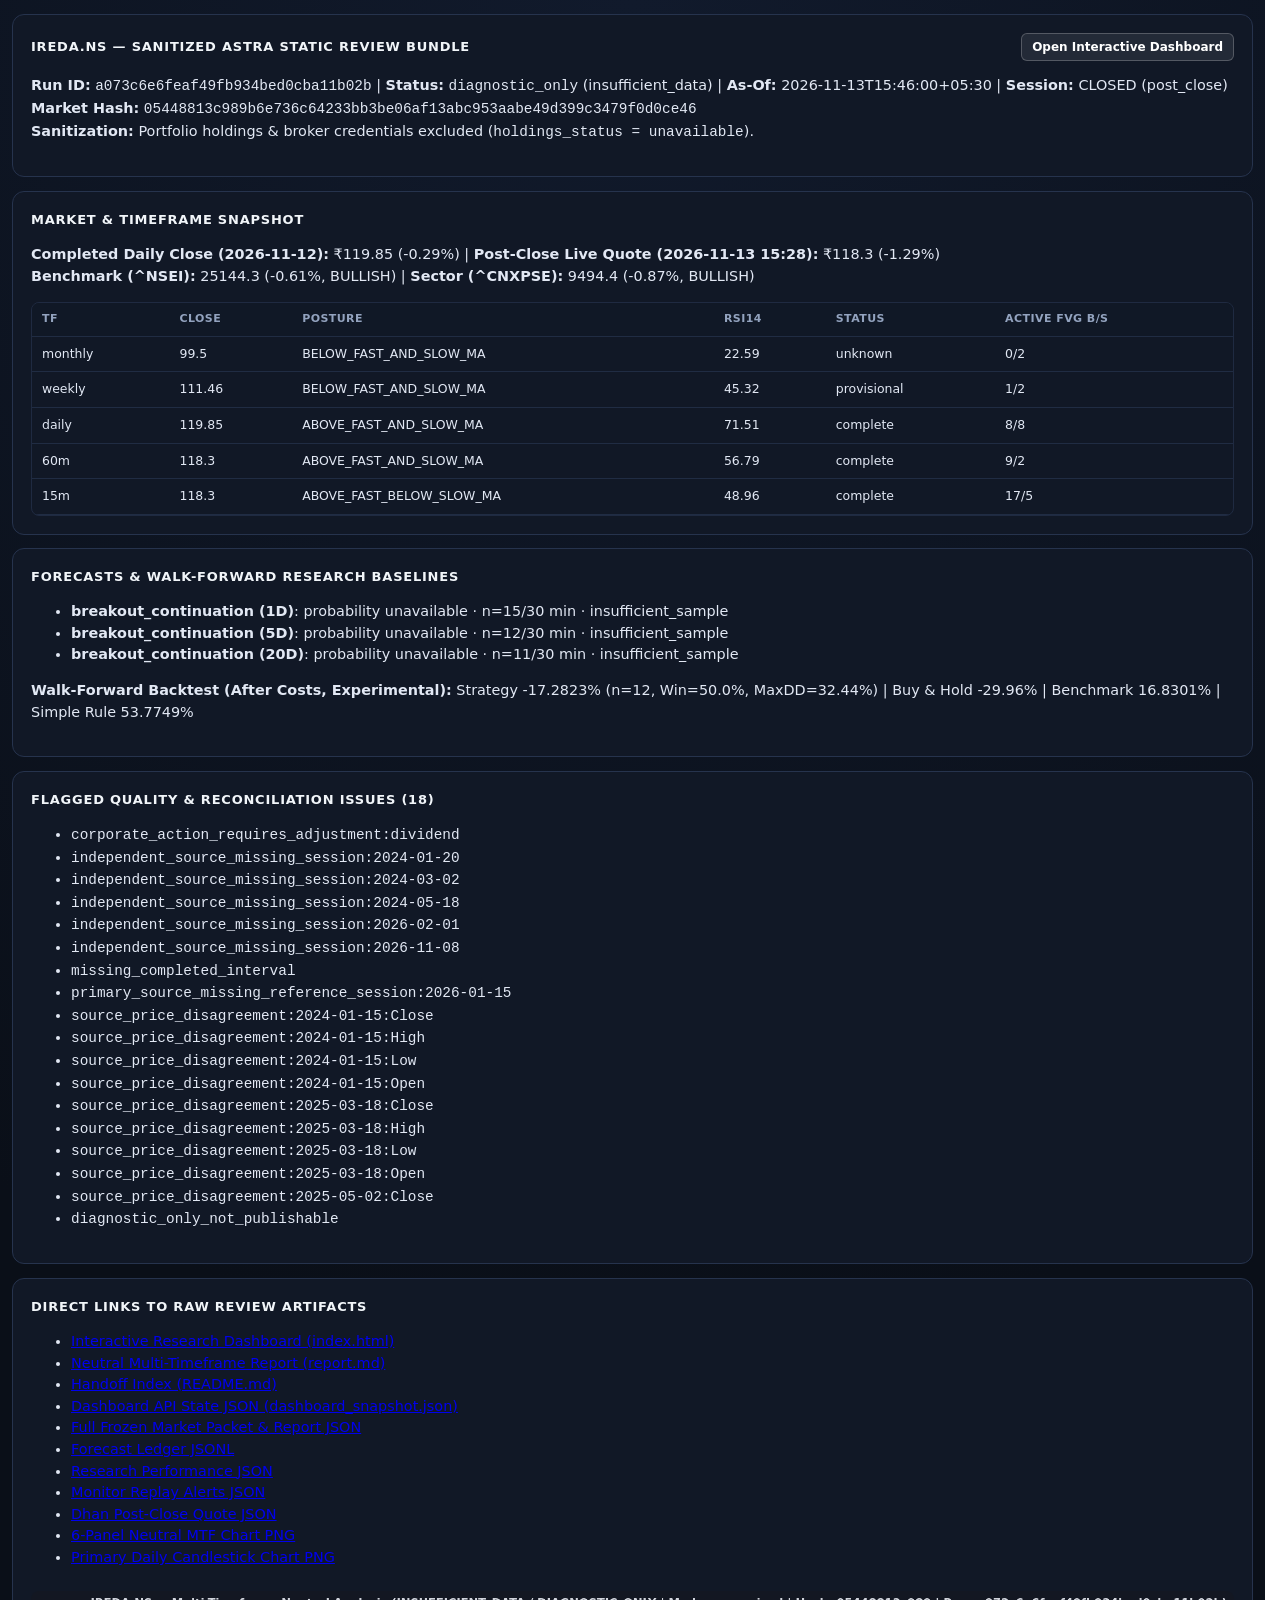
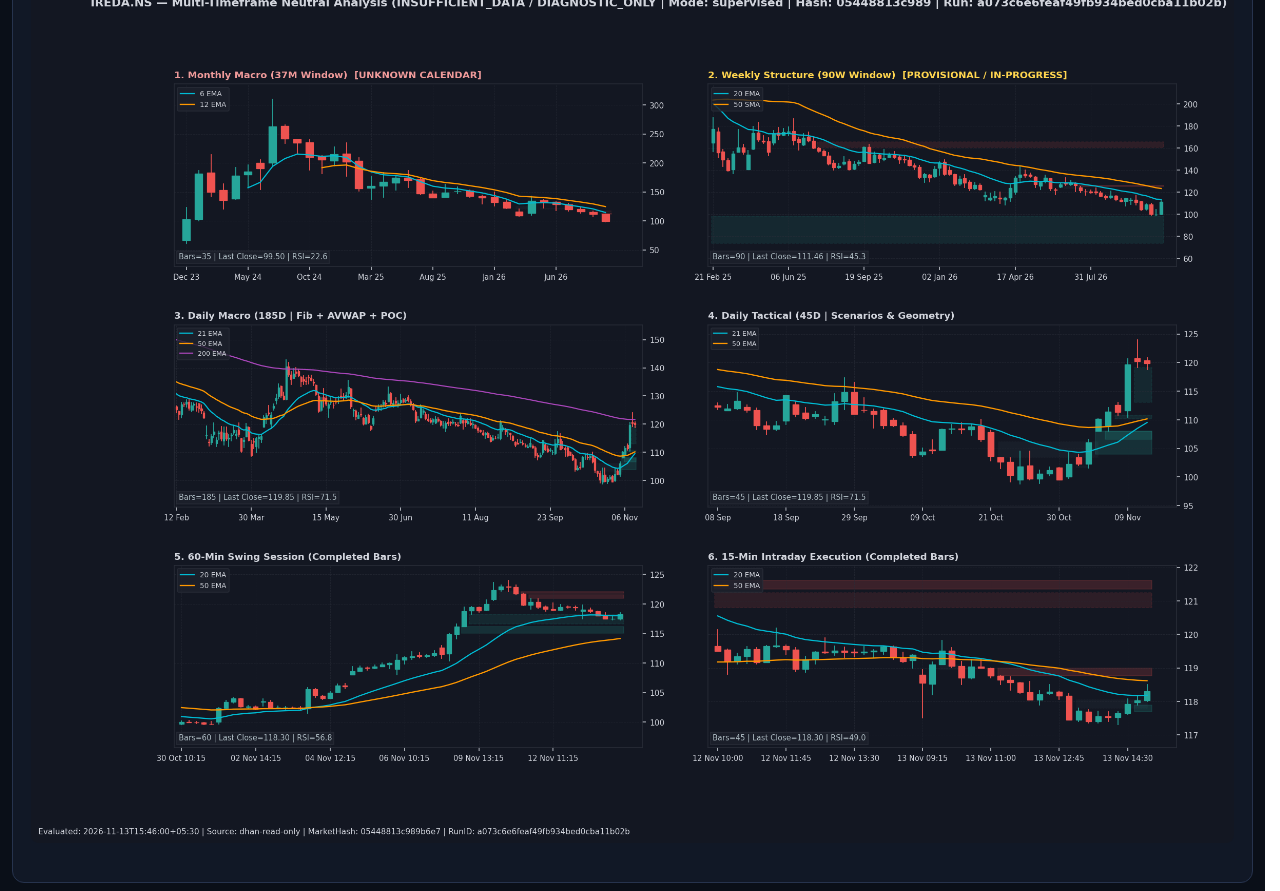
<file: review.html>
<!DOCTYPE html>
<html lang="en">
<head>
  <meta charset="utf-8" />
  <meta name="viewport" content="width=device-width, initial-scale=1" />
  <title>IREDA.NS — Sanitized Astra Static Review Bundle</title>
  <link rel="stylesheet" href="./styles.css" />
</head>
<body>
  <main class="container">
    <section class="panel">
      <div class="panel-header">
        <h1 class="panel-title">IREDA.NS — Sanitized Astra Static Review Bundle</h1>
        <a class="banner-link" href="./index.html">Open Interactive Dashboard</a>
      </div>
      <p>
        <b>Run ID:</b> <code>a073c6e6feaf49fb934bed0cba11b02b</code> |
        <b>Status:</b> <code>diagnostic_only</code> (insufficient_data) |
        <b>As-Of:</b> 2026-11-13T15:46:00+05:30 |
        <b>Session:</b> CLOSED (post_close)<br/>
        <b>Market Hash:</b> <code>05448813c989b6e736c64233bb3be06af13abc953aabe49d399c3479f0d0ce46</code><br/>
        <b>Sanitization:</b> Portfolio holdings &amp; broker credentials excluded (<code>holdings_status = unavailable</code>).
      </p>
    </section>

    <section class="panel">
      <h2 class="panel-title">Market &amp; Timeframe Snapshot</h2>
      <p>
        <b>Completed Daily Close (2026-11-12):</b> ₹119.85 (-0.29%) |
        <b>Post-Close Live Quote (2026-11-13 15:28):</b> ₹118.3 (-1.29%)<br/>
        <b>Benchmark (^NSEI):</b> 25144.3 (-0.61%, BULLISH) |
        <b>Sector (^CNXPSE):</b> 9494.4 (-0.87%, BULLISH)
      </p>
      <div class="table-wrapper">
        <table>
          <thead><tr><th>TF</th><th>Close</th><th>Posture</th><th>RSI14</th><th>Status</th><th>Active FVG B/S</th></tr></thead>
          <tbody><tr><td>monthly</td><td>99.5</td><td>BELOW_FAST_AND_SLOW_MA</td><td>22.59</td><td>unknown</td><td>0/2</td></tr><tr><td>weekly</td><td>111.46</td><td>BELOW_FAST_AND_SLOW_MA</td><td>45.32</td><td>provisional</td><td>1/2</td></tr><tr><td>daily</td><td>119.85</td><td>ABOVE_FAST_AND_SLOW_MA</td><td>71.51</td><td>complete</td><td>8/8</td></tr><tr><td>60m</td><td>118.3</td><td>ABOVE_FAST_AND_SLOW_MA</td><td>56.79</td><td>complete</td><td>9/2</td></tr><tr><td>15m</td><td>118.3</td><td>ABOVE_FAST_BELOW_SLOW_MA</td><td>48.96</td><td>complete</td><td>17/5</td></tr></tbody>
        </table>
      </div>
    </section>

    <section class="panel">
      <h2 class="panel-title">Forecasts &amp; Walk-Forward Research Baselines</h2>
      <ul><li><b>breakout_continuation (1D)</b>: probability unavailable · n=15/30 min · insufficient_sample</li><li><b>breakout_continuation (5D)</b>: probability unavailable · n=12/30 min · insufficient_sample</li><li><b>breakout_continuation (20D)</b>: probability unavailable · n=11/30 min · insufficient_sample</li></ul>
      <p>
        <b>Walk-Forward Backtest (After Costs, Experimental):</b>
        Strategy -17.2823% (n=12, Win=50.0%, MaxDD=32.44%) |
        Buy &amp; Hold -29.96% |
        Benchmark 16.8301% |
        Simple Rule 53.7749%
      </p>
    </section>

    <section class="panel">
      <h2 class="panel-title">Flagged Quality &amp; Reconciliation Issues (18)</h2>
      <ul><li><code>corporate_action_requires_adjustment:dividend</code></li><li><code>independent_source_missing_session:2024-01-20</code></li><li><code>independent_source_missing_session:2024-03-02</code></li><li><code>independent_source_missing_session:2024-05-18</code></li><li><code>independent_source_missing_session:2026-02-01</code></li><li><code>independent_source_missing_session:2026-11-08</code></li><li><code>missing_completed_interval</code></li><li><code>primary_source_missing_reference_session:2026-01-15</code></li><li><code>source_price_disagreement:2024-01-15:Close</code></li><li><code>source_price_disagreement:2024-01-15:High</code></li><li><code>source_price_disagreement:2024-01-15:Low</code></li><li><code>source_price_disagreement:2024-01-15:Open</code></li><li><code>source_price_disagreement:2025-03-18:Close</code></li><li><code>source_price_disagreement:2025-03-18:High</code></li><li><code>source_price_disagreement:2025-03-18:Low</code></li><li><code>source_price_disagreement:2025-03-18:Open</code></li><li><code>source_price_disagreement:2025-05-02:Close</code></li><li><code>diagnostic_only_not_publishable</code></li></ul>
    </section>

    <section class="panel">
      <h2 class="panel-title">Direct Links to Raw Review Artifacts</h2>
      <ul>
        <li><a href="./index.html">Interactive Research Dashboard (index.html)</a></li>
        <li><a href="./report.md">Neutral Multi-Timeframe Report (report.md)</a></li>
        <li><a href="./README.md">Handoff Index (README.md)</a></li>
        <li><a href="./dashboard_snapshot.json">Dashboard API State JSON (dashboard_snapshot.json)</a></li>
        <li><a href="./neutral_out/runs/a073c6e6feaf49fb934bed0cba11b02b/report.json">Full Frozen Market Packet &amp; Report JSON</a></li>
        <li><a href="./research_out/forecast_ledger.jsonl">Forecast Ledger JSONL</a></li>
        <li><a href="./research_out/research_performance.json">Research Performance JSON</a></li>
        <li><a href="./monitor_replay_out/alerts_log.json">Monitor Replay Alerts JSON</a></li>
        <li><a href="./live_quote.json">Dhan Post-Close Quote JSON</a></li>
        <li><a href="./mtf_chart.png">6-Panel Neutral MTF Chart PNG</a></li>
        <li><a href="./chart.png">Primary Daily Candlestick Chart PNG</a></li>
      </ul>
      <p><img src="./mtf_chart.png" alt="IREDA 6-Panel Neutral MTF Chart" style="max-width:100%;height:auto;border-radius:8px;margin-top:8px;" /></p>
    </section>
  </main>
</body>
</html>
</file>
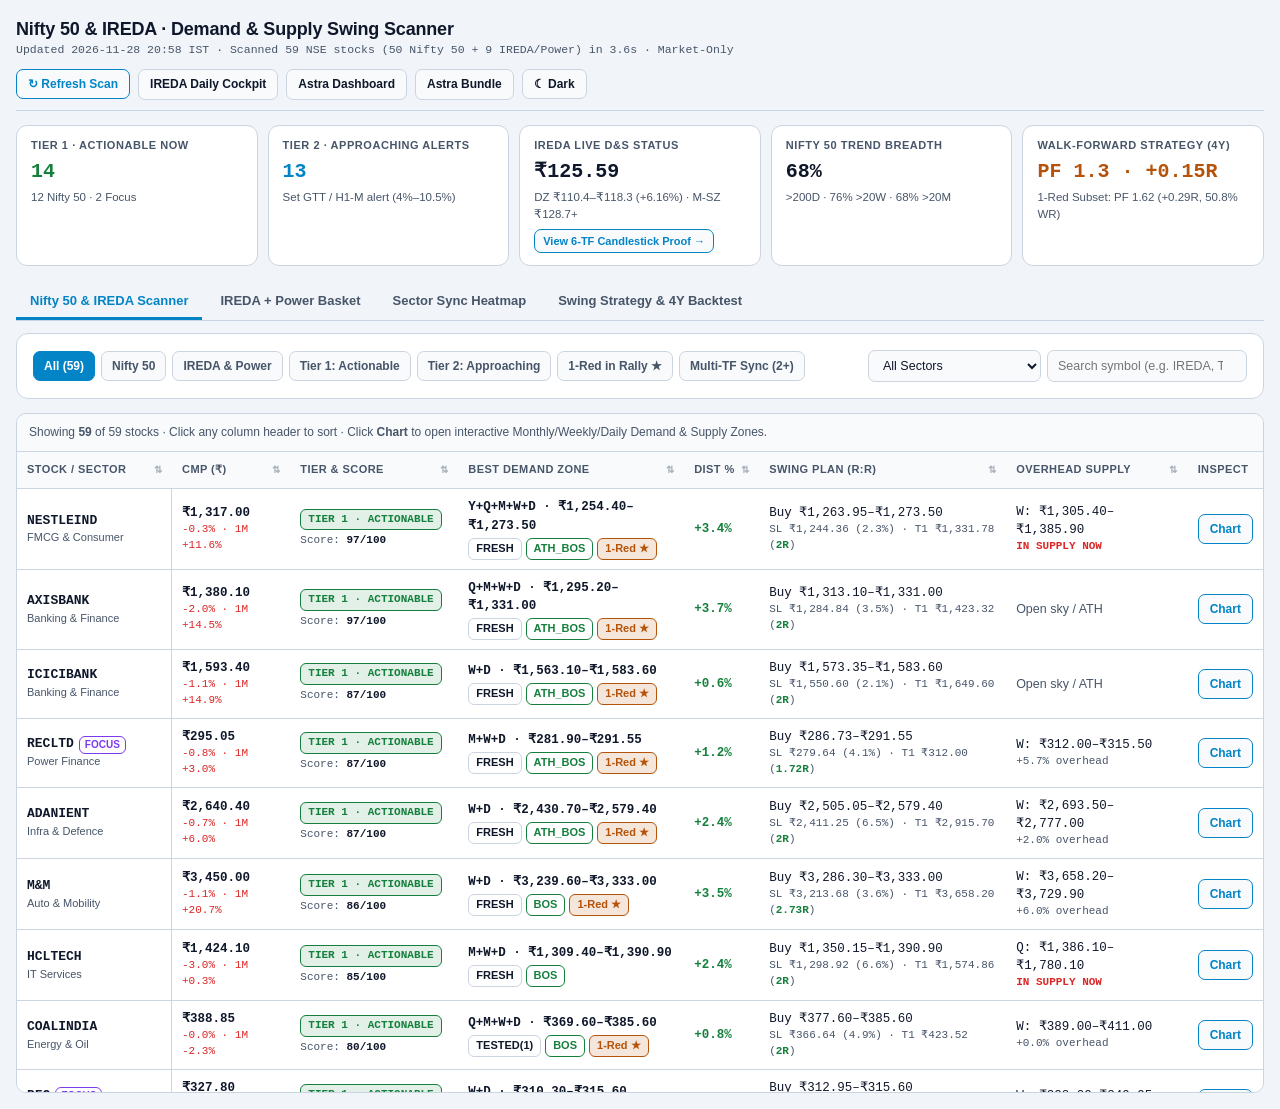
<file: scanner.html>
<!DOCTYPE html>
<html lang="en">
<head>
  <meta charset="utf-8" />
  <meta name="viewport" content="width=device-width, initial-scale=1, viewport-fit=cover" />
  <meta name="color-scheme" content="light dark" />
  <script>
    try {
      document.querySelector('meta[name="color-scheme"]').content = localStorage.getItem("color-scheme") ?? "light dark";
    } catch (e) {}
  </script>
  <title>Nifty 50 &amp; IREDA Demand &amp; Supply Swing Scanner — Top-Down Strategy</title>
  <link rel="icon" href="data:image/svg+xml,<svg xmlns='http://www.w3.org/2000/svg' viewBox='0 0 16 16'><rect width='16' height='16' rx='3' fill='%230b1220'/><rect x='2' y='10' width='12' height='3' rx='1' fill='%2322c55e'/><path d='M3 10L7 6L10 8L13 3' stroke='%2338bdf8' stroke-width='1.8' fill='none'/></svg>" />
  <script src="https://code.highcharts.com/stock/highstock.js"></script>
  <style>
    :root {
      color-scheme: light dark;
      --bg: light-dark(#f1f5f9, #070d19);
      --card: light-dark(#ffffff, #0f172a);
      --card-2: light-dark(#f8fafc, #0b1220);
      --border: light-dark(#cbd5e1, #1e293b);
      --fg: light-dark(#0f172a, #f8fafc);
      --muted: light-dark(#475569, #94a3b8);
      --accent: light-dark(#0284c7, #38bdf8);
      --accent-ink: light-dark(#ffffff, #020617);
      --green: light-dark(#15803d, #22c55e);
      --amber: light-dark(#b45309, #f59e0b);
      --red: light-dark(#dc2626, #ef4444);
      --purple: light-dark(#7c3aed, #a855f7);
      --row-hover: light-dark(#f1f5f9, #131f35);
      --sticky-bg: light-dark(#ffffff, #0f172a);
      --thead-bg: light-dark(#f8fafc, #0c1527);
    }
    :root:has(> head > meta[name="color-scheme"][content="dark"]) { color-scheme: dark; }
    :root:has(> head > meta[name="color-scheme"][content="light"]) { color-scheme: light; }

    * { box-sizing: border-box; }
    body {
      margin: 0;
      padding: 16px;
      background: var(--bg);
      color: var(--fg);
      font-family: -apple-system, BlinkMacSystemFont, "Segoe UI", Roboto, Inter, sans-serif;
      font-size: 14px;
      line-height: 1.45;
    }
    .wrap { max-width: 1320px; margin: 0 auto; display: flex; flex-direction: column; gap: 14px; }
    .mono { font-family: ui-monospace, SFMono-Regular, Menlo, Monaco, Consolas, monospace; }
    .muted { color: var(--muted); }
    .sr-only {
      position: absolute;
      width: 1px;
      height: 1px;
      overflow: hidden;
      clip-path: inset(50%);
      white-space: nowrap;
    }
    .card {
      background: var(--card);
      border: 1px solid var(--border);
      border-radius: 12px;
      padding: 16px;
    }

    /* Topbar & Controls */
    .topbar {
      display: flex; flex-wrap: wrap; align-items: center; justify-content: space-between; gap: 10px;
      padding-bottom: 10px; border-bottom: 1px solid var(--border);
    }
    .nav-links { display: flex; flex-wrap: wrap; align-items: center; gap: 8px; font-size: 12px; }
    .btn {
      background: var(--card-2); color: var(--fg); border: 1px solid var(--border);
      border-radius: 7px; padding: 6px 11px; font-size: 12px; font-weight: 600; cursor: pointer;
      text-decoration: none; display: inline-flex; align-items: center; gap: 5px;
      min-block-size: 30px;
    }
    .btn:hover { border-color: var(--accent); }
    .btn:focus-visible { outline: 2px solid var(--accent); outline-offset: 2px; }
    .btn.primary { border-color: var(--accent); color: var(--accent); }
    .btn.primary:hover { background: var(--accent); color: var(--accent-ink); }
    .btn.active { background: var(--accent); color: var(--accent-ink); border-color: var(--accent); }
    .btn:disabled { opacity: 0.6; cursor: wait; }

    /* KPI Strip */
    .kpi-grid {
      display: grid;
      grid-template-columns: repeat(5, minmax(0, 1fr));
      gap: 10px;
    }
    @media (max-width: 980px) { .kpi-grid { grid-template-columns: repeat(2, minmax(0, 1fr)); } }
    @media (max-width: 520px) { .kpi-grid { grid-template-columns: 1fr; } }
    .kpi {
      background: var(--card); border: 1px solid var(--border); border-radius: 11px;
      padding: 12px 14px; display: flex; flex-direction: column; gap: 3px;
    }
    .kpi-lbl { font-size: 11px; color: var(--muted); text-transform: uppercase; letter-spacing: 0.05em; font-weight: 700; }
    .kpi-val { font-size: 20px; font-weight: 800; }
    .kpi-sub { font-size: 11.5px; color: var(--muted); }

    /* Accessible Single-Row Tablist (modern-web-guidance: tabs) */
    .tabs-shell { display: flex; flex-direction: column; gap: 12px; }
    .tablist {
      display: flex;
      flex-wrap: nowrap;
      overflow-x: auto;
      gap: 4px;
      border-bottom: 1px solid var(--border);
      scroll-snap-type: inline proximity;
      scrollbar-width: thin;
    }
    .tablist [role="tab"] {
      flex: none;
      position: relative;
      background: transparent;
      color: var(--muted);
      border: none;
      padding: 10px 14px;
      font-size: 13px;
      font-weight: 700;
      cursor: pointer;
      white-space: nowrap;
      scroll-snap-align: start;
      min-block-size: 40px;
    }
    .tablist [role="tab"]:hover { color: var(--fg); }
    .tablist [role="tab"]:focus-visible { outline: 2px solid var(--accent); outline-offset: -2px; }
    .tablist [role="tab"][aria-selected="true"] {
      color: var(--accent);
    }
    /* Mandatory non-color shape indicator via pseudo-element border (WCAG 1.4.1 & Forced Colors safe) */
    .tablist [role="tab"][aria-selected="true"]::after {
      content: "";
      position: absolute;
      inset: auto 0 0;
      border-block-end: 3px solid var(--accent);
    }
    /* Keep panels stack-safe for hidden="until-found": block flow with ZERO gap/padding/border on panel element
       so hidden="until-found" collapses to 0px and NEVER overlays or intercepts pointer clicks on the active panel */
    .tabpanels-stack { display: block; }
    .tabpanels-stack > [role="tabpanel"] { min-width: 0; }
    .tabpanels-stack > [role="tabpanel"][hidden] { pointer-events: none; }
    .panel-inner { display: flex; flex-direction: column; gap: 14px; }

    /* Filters Bar */
    .filter-bar {
      display: flex; flex-wrap: wrap; align-items: center; justify-content: space-between; gap: 10px;
    }
    .pill-row { display: flex; flex-wrap: wrap; align-items: center; gap: 6px; }
    .pill-btn {
      background: var(--card-2); color: var(--muted); border: 1px solid var(--border);
      border-radius: 7px; padding: 5px 10px; font-size: 12px; font-weight: 700; cursor: pointer;
      min-block-size: 30px;
    }
    .pill-btn:hover { border-color: var(--accent); color: var(--fg); }
    .pill-btn.active { background: var(--accent); color: var(--accent-ink); border-color: var(--accent); }
    .search-box, .sel-box {
      background: var(--card-2); color: var(--fg); border: 1px solid var(--border);
      border-radius: 7px; padding: 6px 10px; font-size: 12.5px; min-block-size: 32px;
    }
    .search-box { width: 200px; max-width: 100%; }

    /* Badges */
    .badge {
      display: inline-flex; align-items: center; gap: 4px; padding: 2px 7px;
      border-radius: 6px; font-size: 11px; font-weight: 700; border: 1px solid var(--border);
      white-space: nowrap;
    }
    .badge.ACTIONABLE_NOW, .badge.HIGH_SYNC, .badge.TARGET_2 { color: var(--green); border-color: var(--green); background: color-mix(in srgb, var(--green) 12%, transparent); }
    .badge.APPROACHING, .badge.BUILDING, .badge.T1_TRAIL { color: var(--accent); border-color: var(--accent); background: color-mix(in srgb, var(--accent) 12%, transparent); }
    .badge.CONFLUENCE_RADAR { color: var(--purple); border-color: var(--purple); background: color-mix(in srgb, var(--purple) 12%, transparent); }
    .badge.IN_SUPPLY_WAIT, .badge.STRETCHED, .badge.STOP_LOSS { color: var(--red); border-color: var(--red); background: color-mix(in srgb, var(--red) 12%, transparent); }
    .badge.NO_LOCATION, .badge.TIME_EXIT { color: var(--muted); border-color: var(--border); }
    .badge.ONE_RED { color: var(--amber); border-color: var(--amber); background: color-mix(in srgb, var(--amber) 14%, transparent); }
    .badge.FOCUS { color: var(--purple); border-color: var(--purple); font-size: 10px; padding: 1px 5px; }

    /* Responsive + Sortable Table (modern-web-guidance: responsive-table + sortable-table) */
    .table-wrapper {
      overflow: auto;
      max-inline-size: 100%;
      max-block-size: min(680px, 76vh);
      border: 1px solid var(--border);
      border-radius: 10px;
      background: var(--card);
      container-type: inline-size;
    }
    .table-wrapper:focus-visible { outline: 2px solid var(--accent); outline-offset: 2px; }
    table.ds-table {
      width: 100%;
      min-inline-size: 980px;
      border-collapse: separate;
      border-spacing: 0;
      font-size: 12.5px;
    }
    table.ds-table caption {
      text-align: left;
      padding: 10px 12px;
      font-size: 12px;
      color: var(--muted);
      border-bottom: 1px solid var(--border);
      background: var(--thead-bg);
    }
    table.ds-table thead {
      position: sticky;
      inset-block-start: 0;
      z-index: 3;
      background: var(--thead-bg);
    }
    table.ds-table th, table.ds-table td {
      padding: 9px 10px;
      text-align: left;
      border-bottom: 1px solid var(--border);
      vertical-align: middle;
    }
    table.ds-table thead th {
      font-size: 11px;
      text-transform: uppercase;
      letter-spacing: 0.04em;
      color: var(--muted);
      font-weight: 700;
      white-space: nowrap;
      background: var(--thead-bg);
    }
    /* Drop cell padding only on th:has(> button) so button fills target >= 24px */
    table.ds-table thead th:has(> button) { padding: 0; }
    table.ds-table thead th > button {
      width: 100%;
      min-block-size: 36px;
      padding: 8px 10px;
      background: transparent;
      border: none;
      color: inherit;
      font: inherit;
      text-transform: inherit;
      letter-spacing: inherit;
      display: flex;
      align-items: center;
      justify-content: space-between;
      gap: 6px;
      cursor: pointer;
    }
    table.ds-table thead th > button:hover { color: var(--fg); }
    table.ds-table thead th > button:focus-visible { outline: 2px solid var(--accent); outline-offset: -2px; }
    .sort-ico { font-size: 10px; opacity: 0.45; }
    th[aria-sort="ascending"] .sort-ico::after { content: "▲"; opacity: 1; color: var(--accent); }
    th[aria-sort="descending"] .sort-ico::after { content: "▼"; opacity: 1; color: var(--accent); }
    th:not([aria-sort]) .sort-ico::after { content: "⇅"; }
    th[aria-sort] > button { color: var(--accent); }

    table.ds-table tbody th {
      position: sticky;
      inset-inline-start: 0;
      z-index: 2;
      background: var(--sticky-bg);
      font-weight: 700;
      border-right: 1px solid var(--border);
      min-inline-size: 155px;
    }
    table.ds-table tbody tr:hover td,
    table.ds-table tbody tr:hover th { background: var(--row-hover); }
    table.ds-table tbody tr[hidden] { display: none; }

    /* Container-query responsive stacked cards for narrow viewports */
    @container (width < 700px) {
      table.ds-table {
        min-inline-size: 0;
        --label-2: "CMP / 1D";
        --label-3: "Tier / Score";
        --label-4: "Demand Zone";
        --label-5: "Dist %";
        --label-6: "Swing Plan";
        --label-7: "Overhead Supply";
        --label-8: "Chart";
      }
      table.ds-table, table.ds-table thead, table.ds-table tbody,
      table.ds-table tr, table.ds-table th, table.ds-table td { display: block; }
      table.ds-table thead { display: none; }
      table.ds-table tbody tr {
        margin: 10px;
        border: 1px solid var(--border);
        border-radius: 10px;
        overflow: hidden;
        background: var(--card-2);
      }
      table.ds-table tbody th {
        position: sticky;
        inset-block-start: 0;
        z-index: 2;
        border-right: none;
        border-bottom: 1px solid var(--border);
        background: var(--thead-bg);
      }
      table.ds-table tbody td {
        display: flex;
        justify-content: space-between;
        align-items: center;
        gap: 10px;
        padding: 7px 10px;
      }
      table.ds-table tbody td::before {
        font-size: 11px;
        font-weight: 700;
        color: var(--muted);
        text-transform: uppercase;
        flex-shrink: 0;
      }
      table.ds-table tbody td:nth-child(2)::before { content: var(--label-2) ": "; }
      table.ds-table tbody td:nth-child(3)::before { content: var(--label-3) ": "; }
      table.ds-table tbody td:nth-child(4)::before { content: var(--label-4) ": "; }
      table.ds-table tbody td:nth-child(5)::before { content: var(--label-5) ": "; }
      table.ds-table tbody td:nth-child(6)::before { content: var(--label-6) ": "; }
      table.ds-table tbody td:nth-child(7)::before { content: var(--label-7) ": "; }
      table.ds-table tbody td:nth-child(8)::before { content: var(--label-8) ": "; }
    }

    /* Cards Grid (Focus & Sector Tabs) */
    .cards-grid {
      display: grid;
      grid-template-columns: repeat(3, minmax(0, 1fr));
      gap: 12px;
    }
    @media (max-width: 1020px) { .cards-grid { grid-template-columns: repeat(2, minmax(0, 1fr)); } }
    @media (max-width: 640px) { .cards-grid { grid-template-columns: 1fr; } }
    .subcard {
      background: var(--card-2);
      border: 1px solid var(--border);
      border-radius: 10px;
      padding: 13px;
      display: flex;
      flex-direction: column;
      gap: 8px;
    }
    .subcard.highlight { border-color: var(--accent); }
    .two-col { display: grid; grid-template-columns: 1.2fr 1fr; gap: 14px; }
    @media (max-width: 880px) { .two-col { grid-template-columns: 1fr; } }

    .simple-table { width: 100%; border-collapse: collapse; font-size: 12.5px; }
    .simple-table th, .simple-table td { text-align: left; padding: 8px 8px; border-bottom: 1px solid var(--border); }
    .simple-table th { font-size: 11px; color: var(--muted); text-transform: uppercase; letter-spacing: 0.04em; }

    /* Native Modal Dialog (modern-web-guidance: dialog + light-dismiss-a-dialog) */
    dialog {
      width: min(1060px, calc(100vw - 24px));
      max-height: calc(100dvh - 28px);
      padding: 0;
      border: 1px solid var(--border);
      border-radius: 14px;
      background: var(--card);
      color: var(--fg);
      box-shadow: 0 24px 64px rgba(0, 0, 0, 0.45);
      overflow: hidden;
    }
    /* Mandatory: scope display to dialog[open] and contain scroll on dialog:modal & ::backdrop */
    dialog[open] {
      display: flex;
      flex-direction: column;
    }
    dialog:modal {
      overscroll-behavior: contain;
    }
    dialog::backdrop {
      background: rgba(2, 6, 23, 0.68);
      backdrop-filter: blur(3px);
      overflow: hidden;
      overscroll-behavior: contain;
    }
    .dlg-head {
      display: flex; flex-wrap: wrap; align-items: center; justify-content: space-between; gap: 10px;
      padding: 14px 16px; border-bottom: 1px solid var(--border); background: var(--card-2);
    }
    .dlg-head h1 { margin: 0; font-size: 17px; font-weight: 800; }
    .dlg-body {
      padding: 14px 16px;
      overflow-y: auto;
      display: flex;
      flex-direction: column;
      gap: 12px;
    }
    /* Mandatory: prevent flexbox from shrinking chart or tables when dialog scrolls on laptop/mobile */
    .dlg-body > * {
      flex: 0 0 auto;
    }
    .hc-box {
      width: 100%;
      height: 450px;
      min-height: 450px;
      flex: 0 0 auto;
      border: 1px solid var(--border);
      border-radius: 10px;
      overflow: hidden;
      background: var(--card-2);
    }
    @media (max-width: 640px) {
      .hc-box { height: 350px; min-height: 350px; }
    }
    .proof-steps {
      display: grid;
      grid-template-columns: repeat(5, minmax(0, 1fr));
      gap: 8px;
      margin-top: 10px;
    }
    @media (max-width: 1060px) { .proof-steps { grid-template-columns: repeat(2, minmax(0, 1fr)); } }
    @media (max-width: 560px) { .proof-steps { grid-template-columns: 1fr; } }
    .proof-btn {
      text-align: left;
      background: var(--card-2);
      color: var(--fg);
      border: 1px solid var(--border);
      border-radius: 9px;
      padding: 10px 11px;
      cursor: pointer;
      display: flex;
      flex-direction: column;
      gap: 4px;
      transition: border-color 140ms ease;
    }
    .proof-btn:hover { border-color: var(--accent); }
    .proof-btn.active { border-color: var(--accent); box-shadow: 0 0 0 1px var(--accent); background: color-mix(in srgb, var(--accent) 8%, var(--card-2)); }
    .proof-btn:focus-visible { outline: 2px solid var(--accent); outline-offset: 2px; }
    .ticket-grid {
      display: grid; grid-template-columns: repeat(5, minmax(0, 1fr)); gap: 8px;
    }
    @media (max-width: 760px) { .ticket-grid { grid-template-columns: repeat(2, minmax(0, 1fr)); } }
    .ticket-box {
      background: var(--card-2); border: 1px solid var(--border); border-radius: 9px; padding: 9px 10px;
    }
    .sizer-row {
      display: flex; flex-wrap: wrap; align-items: center; justify-content: space-between; gap: 10px;
      padding: 10px 12px; border-radius: 9px; background: var(--card-2); border: 1px solid var(--border);
      font-size: 12px;
    }
    .sizer-row input {
      width: 105px; padding: 4px 8px; border-radius: 6px; border: 1px solid var(--border);
      background: var(--card); color: var(--fg); font-size: 12px;
    }

    .refresh-panel {
      display: none; padding: 10px 12px; border-radius: 10px; font-size: 12px;
      background: var(--card); border: 1px solid var(--border);
      flex-direction: column; gap: 8px;
    }
    .refresh-panel.open { display: flex; }
    .refresh-row { display: flex; flex-wrap: wrap; align-items: center; justify-content: space-between; gap: 8px; }
  </style>
</head>
<body>
  <div class="wrap">
    <!-- Top Navigation Bar -->
    <header class="topbar">
      <div>
        <div style="font-size:18px;font-weight:800;letter-spacing:-0.01em;">Nifty 50 &amp; IREDA · Demand &amp; Supply Swing Scanner</div>
        <div class="mono muted" style="font-size:11.5px;" id="metaLine">Loading demand_supply_state.json…</div>
      </div>
      <nav class="nav-links" aria-label="Site navigation">
        <button type="button" class="btn primary" id="btnRefreshNow" title="Trigger live GitHub Actions scan (~35s) or reload latest JSON">↻ Refresh Scan</button>
        <a class="btn" href="./cockpit.html">IREDA Daily Cockpit</a>
        <a class="btn" href="./index.html">Astra Dashboard</a>
        <a class="btn" href="./review.html">Astra Bundle</a>
        <button type="button" class="btn" id="btnTheme" aria-label="Toggle color scheme">Theme</button>
      </nav>
    </header>

    <div id="refreshPanel" class="refresh-panel" role="status">
      <div class="refresh-row">
        <div id="refreshStatus" class="mono" style="font-weight:700;">Ready.</div>
        <div class="pill-row">
          <a class="btn" target="_blank" rel="noopener" href="https://github.com/akashmdbuda-droid/ireda-astra-review/actions/workflows/daily_cockpit.yml">GitHub Actions ↗</a>
          <button type="button" class="btn" id="btnCloseRefresh">✕</button>
        </div>
      </div>
    </div>

    <!-- Top KPI Strip -->
    <section class="kpi-grid" aria-label="Scanner summary metrics">
      <div class="kpi">
        <span class="kpi-lbl">Tier 1 · Actionable Now</span>
        <span class="kpi-val mono" id="kpiAct" style="color:var(--green)">—</span>
        <span class="kpi-sub" id="kpiActSub">Inside or ≤4% above Fresh DZ</span>
      </div>
      <div class="kpi">
        <span class="kpi-lbl">Tier 2 · Approaching Alerts</span>
        <span class="kpi-val mono" id="kpiApp" style="color:var(--accent)">—</span>
        <span class="kpi-sub">Set GTT / H1-M alert (4%–10.5%)</span>
      </div>
      <div class="kpi">
        <span class="kpi-lbl">IREDA Live D&amp;S Status</span>
        <span class="kpi-val mono" id="kpiIreda">—</span>
        <span class="kpi-sub" id="kpiIredaSub">Loading IREDA levels…</span>
        <button type="button" class="btn primary" id="btnJumpIredaProof" style="margin-top:4px;padding:3px 8px;font-size:11px;min-block-size:24px;align-self:flex-start;">View 6-TF Candlestick Proof →</button>
      </div>
      <div class="kpi">
        <span class="kpi-lbl">Nifty 50 Trend Breadth</span>
        <span class="kpi-val mono" id="kpiBreadth">—</span>
        <span class="kpi-sub" id="kpiBreadthSub">Above 200D / 20W / 20M EMA</span>
      </div>
      <div class="kpi">
        <span class="kpi-lbl">Walk-Forward Strategy (4Y)</span>
        <span class="kpi-val mono" id="kpiBt" style="color:var(--amber)">—</span>
        <span class="kpi-sub" id="kpiBtSub">Nifty 50 after 0.25% costs</span>
      </div>
    </section>

    <!-- Accessible Single-Row Tabs (modern-web-guidance: tabs) -->
    <div class="tabs-shell">
      <div class="tablist" id="mainTablist" focusgroup="tablist nomemory" role="tablist" aria-label="Scanner views">
        <button type="button" role="tab" id="tab-scanner" aria-selected="true" focusgroupstart>Nifty 50 &amp; IREDA Scanner</button>
        <button type="button" role="tab" id="tab-ireda" aria-selected="false">IREDA + Power Basket</button>
        <button type="button" role="tab" id="tab-sectors" aria-selected="false">Sector Sync Heatmap</button>
        <button type="button" role="tab" id="tab-strategy" aria-selected="false">Swing Strategy &amp; 4Y Backtest</button>
      </div>

      <div class="tabpanels-stack">
        <!-- TAB 1: FULL NIFTY 50 + IREDA SORTABLE SCANNER -->
        <div role="tabpanel" id="panel-scanner" aria-labelledby="tab-scanner" tabindex="0">
          <div class="panel-inner">
            <section class="card">
              <div class="filter-bar">
                <div class="pill-row" id="filterPills" role="group" aria-label="Quick filters">
                  <button type="button" class="pill-btn active" data-filter="ALL">All (59)</button>
                  <button type="button" class="pill-btn" data-filter="NIFTY50">Nifty 50</button>
                  <button type="button" class="pill-btn" data-filter="IREDA_POWER">IREDA &amp; Power</button>
                  <button type="button" class="pill-btn" data-filter="ACTIONABLE_NOW">Tier 1: Actionable</button>
                  <button type="button" class="pill-btn" data-filter="APPROACHING">Tier 2: Approaching</button>
                  <button type="button" class="pill-btn" data-filter="ONE_RED">1-Red in Rally ★</button>
                  <button type="button" class="pill-btn" data-filter="MTF_SYNC">Multi-TF Sync (2+)</button>
                </div>
                <div class="pill-row">
                  <label class="sr-only" for="sectorFilter">Filter by sector</label>
                  <select id="sectorFilter" class="sel-box">
                    <option value="ALL">All Sectors</option>
                  </select>
                  <label class="sr-only" for="searchInput">Search stock symbol or name</label>
                  <input id="searchInput" type="search" class="search-box" placeholder="Search symbol (e.g. IREDA, TITAN)…" />
                </div>
              </div>
            </section>

            <div id="sortStatus" role="status" class="sr-only"></div>

            <div tabindex="0" role="region" aria-labelledby="scannerCaption" class="table-wrapper">
              <table id="scannerTable" class="ds-table">
                <caption id="scannerCaption">
                  Click any column header to sort · Click any stock's <strong>Chart</strong> button to inspect Monthly/Weekly/Daily Demand &amp; Supply Zones and compute CNC position sizing.
                </caption>
                <thead>
                  <tr>
                    <th scope="col" data-type="text"><button type="button" commandfor="scannerTable" command="--sort"><span>Stock / Sector</span><span class="sort-ico" aria-hidden="true"></span></button></th>
                    <th scope="col" data-type="number"><button type="button" commandfor="scannerTable" command="--sort"><span>CMP (₹)</span><span class="sort-ico" aria-hidden="true"></span></button></th>
                    <th scope="col" data-type="number"><button type="button" commandfor="scannerTable" command="--sort"><span>Tier &amp; Score</span><span class="sort-ico" aria-hidden="true"></span></button></th>
                    <th scope="col" data-type="number"><button type="button" commandfor="scannerTable" command="--sort"><span>Best Demand Zone</span><span class="sort-ico" aria-hidden="true"></span></button></th>
                    <th scope="col" data-type="number"><button type="button" commandfor="scannerTable" command="--sort"><span>Dist %</span><span class="sort-ico" aria-hidden="true"></span></button></th>
                    <th scope="col" data-type="number"><button type="button" commandfor="scannerTable" command="--sort"><span>Swing Plan (R:R)</span><span class="sort-ico" aria-hidden="true"></span></button></th>
                    <th scope="col" data-type="number"><button type="button" commandfor="scannerTable" command="--sort"><span>Overhead Supply</span><span class="sort-ico" aria-hidden="true"></span></button></th>
                    <th scope="col">Inspect</th>
                  </tr>
                </thead>
                <tbody id="scannerBody"></tbody>
              </table>
            </div>
          </div>
        </div>

        <!-- TAB 2: IREDA + POWER BASKET (ANKUR VIDEO PLAYBOOK + EMBEDDED 6-TF CANDLESTICK PROOF) -->
        <div role="tabpanel" id="panel-ireda" aria-labelledby="tab-ireda" hidden="until-found">
          <div class="panel-inner">
            <!-- ALWAYS-VISIBLE EMBEDDED IREDA 6-TIMEFRAME TRADETIGER-STYLE CANDLESTICK WORKBENCH -->
            <section class="card" id="iredaWorkbenchCard">
              <div style="display:flex;flex-wrap:wrap;align-items:center;justify-content:space-between;gap:10px;margin-bottom:8px;">
                <div>
                  <strong style="font-size:15.5px;">IREDA.NS — Interactive 6-Timeframe Candlestick Proof (Ankur Agarwal TradeTiger Method)</strong>
                  <div class="muted" style="font-size:12px;">Every Demand/Supply box starts directly at the <strong>origin Base candle (●)</strong> and extends right — switch <strong>Y → H → Q → M → W → D</strong> or click any step below to see exact candles.</div>
                </div>
                <div class="pill-row">
                  <button type="button" class="pill-btn ir-tf" data-tf="Y">Yearly</button>
                  <button type="button" class="pill-btn ir-tf" data-tf="H">Half-Yr</button>
                  <button type="button" class="pill-btn ir-tf" data-tf="Q">Quarterly</button>
                  <button type="button" class="pill-btn ir-tf" data-tf="M">Monthly</button>
                  <button type="button" class="pill-btn ir-tf active" data-tf="W">Weekly</button>
                  <button type="button" class="pill-btn ir-tf" data-tf="D">Daily</button>
                  <button type="button" class="pill-btn active" id="btnIrZoneScope" title="Switch between showing ONLY zones from this timeframe vs ALL timeframes stacked">All TFs</button>
                  <button type="button" class="btn primary" id="btnOpenIredaModal">Full Ticket &amp; Sizer ↗</button>
                </div>
              </div>

              <div id="iredaProofCallout" class="subcard highlight" style="display:block;padding:10px 13px;font-size:12.5px;line-height:1.55;margin-bottom:10px;">
                <strong>Step 3 · Weekly Proof (All 157 Weeks):</strong> On <strong>26 Oct 2026</strong>, IREDA fell to <strong>₹98.78</strong> — landing dead-center inside its 3-year-old untouched <strong>IPO 1-Red Weekly Demand Zone (2023-12-25: ₹95.55–₹103.85)</strong>, launching a +35% rally and printing a fresh follow-up <strong>RBR-W (₹110.40–₹118.30)</strong>.
              </div>

              <div id="iredaInlineChart" class="hc-box"></div>

              <!-- 5 Clickable Candle-by-Candle Proof Steps -->
              <div class="proof-steps" id="iredaProofSteps" role="group" aria-label="IREDA Demand and Supply candle proof walkthrough">
                <button type="button" class="proof-btn" data-step="0" data-tf="H" data-zone="RBD-H">
                  <span class="mono" style="font-size:11px;font-weight:800;color:var(--muted);">1. YEARLY &amp; HALF-YEARLY</span>
                  <strong style="font-size:12.5px;">0 Y/H Demand · RBD-H ₹200–₹310</strong>
                  <span class="muted" style="font-size:11.5px;">2023-H2 &amp; 2024-H1 were straight green ERCs (no base). Only ATH supply overhead.</span>
                </button>
                <button type="button" class="proof-btn" data-step="1" data-tf="Q" data-zone="RBR-Q">
                  <span class="mono" style="font-size:11px;font-weight:800;color:var(--accent);">2. QUARTERLY FLOOR</span>
                  <strong style="font-size:12.5px;">2024-Q1 RBR-Q (₹100.2–₹135.9)</strong>
                  <span class="muted" style="font-size:11.5px;">2024-Q1 base → +38% Q2 ERC → ATH ₹310. Oct 2026 swept ₹98.78 &amp; snapped back.</span>
                </button>
                <button type="button" class="proof-btn active" data-step="2" data-tf="W" data-zone="IPO 1-Red">
                  <span class="mono" style="font-size:11px;font-weight:800;color:var(--green);">3. WEEKLY REVERSAL ★</span>
                  <strong style="font-size:12.5px;">IPO 1-Red (₹95.6–₹103.9) → +35%</strong>
                  <span class="muted" style="font-size:11.5px;">Dec 25, 2023 single red candle → Jan 15 Marubozu (+22%). Tapped Oct 26 @ ₹98.78!</span>
                </button>
                <button type="button" class="proof-btn" data-step="3" data-tf="M" data-zone="RBD-M">
                  <span class="mono" style="font-size:11px;font-weight:800;color:var(--red);">4. MONTHLY CEILING</span>
                  <strong style="font-size:12.5px;">RBD-M Supply (₹128.7–₹137.5)</strong>
                  <span class="muted" style="font-size:11.5px;">May–Jun 2026 base + M-EMA20 (₹132.4) capped Nov's rally below F1-M ₹142.85.</span>
                </button>
                <button type="button" class="proof-btn" data-step="4" data-tf="D" data-zone="DBR-D">
                  <span class="mono" style="font-size:11px;font-weight:800;color:var(--purple);">5. DAILY SWING BUY</span>
                  <strong style="font-size:12.5px;">Plan A: ₹114.5–₹118.3 (SL ₹110.4)</strong>
                  <span class="muted" style="font-size:11.5px;">Nov 16–18 base + 118M-sh Nov 19 ERC nested inside RBR-W + D-EMA20/50.</span>
                </button>
              </div>
            </section>

            <section class="card">
              <div style="margin-bottom:10px;">
                <strong style="font-size:15px;">IREDA Action Plan Summary (Reconciled With Daily Macro Cockpit)</strong>
              </div>
              <div class="cards-grid">
                <div class="subcard highlight">
                  <div class="mono" style="font-weight:800;color:var(--accent);">PLAN A · Primary Swing Pullback</div>
                  <div class="mono" style="font-size:16px;font-weight:800;">Buy ₹114.54 – ₹118.30</div>
                  <div class="muted" style="font-size:12px;">Fresh follow-up <strong>RBR-W + DBR-D</strong> launched by 118M-share candle + Daily 20/50 EMA confluence. Hard stop: Weekly close &lt; <strong>₹110.40</strong>.</div>
                </div>
                <div class="subcard">
                  <div class="mono" style="font-weight:800;color:var(--green);">PLAN B · Sector-Drag Deep Retest</div>
                  <div class="mono" style="font-size:16px;font-weight:800;">Accumulate ₹95.55 – ₹103.85</div>
                  <div class="muted" style="font-size:12px;">3-yr-old IPO <strong>1-Red-Candle Weekly DZ</strong> core + Nov 3 1-Red Daily DZ inside 2024-Q1 floor (where Oct 26 ₹98.78 launched +35%). Invalidation &lt; ₹95.55.</div>
                </div>
                <div class="subcard">
                  <div class="mono" style="font-weight:800;color:var(--amber);">PLAN C · F1-M Achievement Breakout</div>
                  <div class="mono" style="font-size:16px;font-weight:800;">Close &gt; ₹142.85 (Apr Peak)</div>
                  <div class="muted" style="font-size:12px;">Currently capped by <strong>RBD-M Supply (₹128.69–₹137.45)</strong> + Monthly 20 EMA (₹132.4). A close &gt; ₹142.85 opens clean upside to <strong>₹166.2–₹186.6</strong>.</div>
                </div>
              </div>
            </section>

            <section class="card">
              <div style="margin-bottom:10px;">
                <strong style="font-size:15px;">IREDA vs. Power Finance (RECLTD, PFC, HUDCO) vs. Video Power Basket (ADANIPOWER, TATAPOWER, JPPOWER)</strong>
                <div class="muted" style="font-size:12px;">Ankur Agarwal's Sector Synchronization Check — click any card to inspect live 6-timeframe Demand &amp; Supply candlestick charts.</div>
              </div>
              <div id="focusBasketGrid" class="cards-grid"></div>
            </section>
          </div>
        </div>

        <!-- TAB 3: SECTOR SYNCHRONIZATION HEATMAP -->
        <div role="tabpanel" id="panel-sectors" aria-labelledby="tab-sectors" hidden="until-found">
          <div class="panel-inner">
            <section class="card">
              <div style="margin-bottom:10px;">
                <strong style="font-size:15px;">Ankur Agarwal Sector Synchronization Matrix (True HTF Demand Proximity)</strong>
                <div class="muted" style="font-size:12px;">High conviction arises when multiple stocks in the same sector reach their Higher-Timeframe (Y/H/Q/M) Demand Zones together.</div>
              </div>
              <div id="sectorGrid" class="cards-grid"></div>
            </section>
          </div>
        </div>

        <!-- TAB 4: SWING STRATEGY RULES & 4-YEAR WALK-FORWARD BACKTEST -->
        <div role="tabpanel" id="panel-strategy" aria-labelledby="tab-strategy" hidden="until-found">
          <div class="panel-inner">
            <div class="two-col">
              <section class="card">
                <strong style="font-size:15px;">Codified Demand &amp; Supply Swing Strategy Rules</strong>
                <ol id="strategyRulesList" style="margin:10px 0 0;padding-left:18px;display:flex;flex-direction:column;gap:8px;font-size:13px;"></ol>
              </section>
              <section class="card">
                <strong style="font-size:15px;">Empirical 4-Year Nifty 50 Walk-Forward Backtest</strong>
                <p id="btMethodText" class="muted" style="font-size:12px;margin:6px 0 10px;"></p>
                <table class="simple-table">
                  <thead>
                    <tr>
                      <th>Strategy Filter Bucket</th>
                      <th>Trades</th>
                      <th>Win %</th>
                      <th>PF</th>
                      <th>Exp (R)</th>
                      <th>Max DD</th>
                    </tr>
                  </thead>
                  <tbody id="btBucketsBody"></tbody>
                </table>
              </section>
            </div>

            <section class="card">
              <div style="display:flex;flex-wrap:wrap;align-items:center;justify-content:space-between;gap:8px;margin-bottom:6px;">
                <strong style="font-size:15px;">Live Forward Auto-Graded Swing Ledger (swing_ledger.jsonl)</strong>
                <span id="fwdStatsChip" class="mono muted" style="font-size:12px;">—</span>
              </div>
              <div style="overflow-x:auto;">
                <table class="simple-table mono">
                  <thead>
                    <tr>
                      <th>Symbol</th>
                      <th>Logged / Due</th>
                      <th>Zone Sync</th>
                      <th>Entry Band ₹</th>
                      <th>Stop ₹</th>
                      <th>T1 / T2 ₹</th>
                      <th>Status</th>
                      <th>Outcome / Note</th>
                    </tr>
                  </thead>
                  <tbody id="fwdLedgerBody"></tbody>
                </table>
              </div>
            </section>

            <section class="card">
              <strong style="font-size:15px;">Recent Walk-Forward Backtest Trades (Zero-Lookahead · Net of 0.25% Costs)</strong>
              <div style="overflow-x:auto;margin-top:8px;">
                <table class="simple-table mono">
                  <thead>
                    <tr>
                      <th>Symbol</th>
                      <th>TF / Tags</th>
                      <th>Entry Date</th>
                      <th>Exit Date</th>
                      <th>Entry ₹</th>
                      <th>Stop ₹</th>
                      <th>Exit ₹</th>
                      <th>Days</th>
                      <th>Net %</th>
                      <th>R-Mult</th>
                      <th>Outcome</th>
                    </tr>
                  </thead>
                  <tbody id="btTradesBody"></tbody>
                </table>
              </div>
            </section>
          </div>
        </div>
      </div>
    </div>
  </div>

  <!-- Native Modal Dialog for Interactive Stock Chart & Swing Ticket (modern-web-guidance: dialog + light-dismiss-a-dialog) -->
  <dialog id="stockDialog" closedby="any" aria-labelledby="dlgTitle">
    <div class="dlg-head">
      <div>
        <h1 id="dlgTitle">—</h1>
        <div id="dlgMeta" class="mono muted" style="font-size:12px;margin-top:2px;">—</div>
      </div>
      <div class="pill-row">
        <button type="button" class="pill-btn dlg-tf" data-tf="Y">Y</button>
        <button type="button" class="pill-btn dlg-tf" data-tf="H">H</button>
        <button type="button" class="pill-btn dlg-tf" data-tf="Q">Q</button>
        <button type="button" class="pill-btn dlg-tf" data-tf="M">M</button>
        <button type="button" class="pill-btn dlg-tf active" data-tf="W">W</button>
        <button type="button" class="pill-btn dlg-tf" data-tf="D">D</button>
        <button type="button" class="pill-btn active" id="btnDlgZoneScope" title="Show all timeframe zones stacked vs current timeframe only">All TFs</button>
        <button type="button" class="pill-btn active" id="btnDlgLabels" title="Toggle Demand & Supply text labels on chart">Labels</button>
        <form method="dialog" style="display:inline;">
          <button type="submit" class="btn" autofocus>Close ✕</button>
        </form>
      </div>
    </div>
    <div class="dlg-body">
      <div id="dlgActionNote" class="subcard" style="display:block;padding:10px 13px;font-size:12.5px;line-height:1.5;font-weight:600;">—</div>
      <div id="dlgChart" class="hc-box"></div>
      <div id="dlgTicket" class="ticket-grid"></div>
      <div class="sizer-row">
        <div class="pill-row">
          <strong style="color:var(--fg);">CNC Position Sizer (browser-local):</strong>
          <label class="muted">Capital ₹ <input id="szCapital" type="number" min="10000" step="10000" value="500000" class="mono" /></label>
          <label class="muted">Risk % <input id="szRiskPct" type="number" min="0.25" max="5" step="0.25" value="1.0" class="mono" /></label>
        </div>
        <div id="szOutput" class="mono" style="font-weight:700;">—</div>
      </div>
      <div>
        <strong style="font-size:13px;">Active Multi-Timeframe Zones Plotted (Y / H / Q / M / W / D)</strong>
        <div style="overflow-x:auto;margin-top:6px;">
          <table class="simple-table mono">
            <thead>
              <tr>
                <th>Kind</th>
                <th>TF</th>
                <th>Pattern</th>
                <th>Distal – Proximal (₹)</th>
                <th>Freshness</th>
                <th>Candle Proof (Base → Leg-Out ERC)</th>
              </tr>
            </thead>
            <tbody id="dlgZonesBody"></tbody>
          </table>
        </div>
      </div>
    </div>
  </dialog>

  <script>
    (function () {
      let DATA = null;
      let activeFilter = "ALL";
      let activeSector = "ALL";
      let searchQuery = "";
      let modalStock = null;
      let modalTf = "W";
      let modalShowLabels = true;
      let modalAllTfs = true;
      let modalChart = null;
      let iredaInlineTf = "W";
      let iredaAllTfs = true;
      let iredaHighlightKey = "IPO 1-Red";
      let iredaInlineChart = null;
      const rowMap = new Map(); // symbol -> <tr>

      const GH_REPO = "akashmdbuda-droid/ireda-astra-review";
      const GH_WORKFLOW = "daily_cockpit.yml";
      const GH_TOKEN_KEY = "ireda_cockpit_gh_pat_v1";
      const SIZER_KEY = "ds_scanner_sizer_v1";

      // ===== 1. DARK MODE TWO-STATE TOGGLE (modern-web-guidance: dark-mode-toggle) =====
      const colorMeta = document.querySelector('meta[name="color-scheme"]');
      function getSystemScheme() {
        return window.matchMedia("(prefers-color-scheme: dark)").matches ? "dark" : "light";
      }
      function getRenderedScheme() {
        const stored = colorMeta.content;
        if (stored === "dark" || stored === "light") return stored;
        return getSystemScheme();
      }
      function syncThemeBtn() {
        const cur = getRenderedScheme();
        const btn = document.getElementById("btnTheme");
        btn.textContent = cur === "dark" ? "☀ Light" : "☾ Dark";
        btn.title = `Current theme: ${cur} (click to switch)`;
      }
      document.getElementById("btnTheme").addEventListener("click", () => {
        const target = getRenderedScheme() === "dark" ? "light" : "dark";
        const sys = getSystemScheme();
        try {
          if (target === sys) {
            localStorage.removeItem("color-scheme");
            colorMeta.content = "light dark";
          } else {
            localStorage.setItem("color-scheme", target);
            colorMeta.content = target;
          }
        } catch (e) {
          colorMeta.content = target;
        }
        syncThemeBtn();
        if (modalStock && document.getElementById("stockDialog").open) renderModalChart();
        if (DATA && !document.getElementById("panel-ireda").hidden) renderIredaInlineChart();
      });
      window.addEventListener("storage", (e) => {
        if (e.key === "color-scheme") {
          colorMeta.content = e.newValue ?? "light dark";
          syncThemeBtn();
          if (modalStock && document.getElementById("stockDialog").open) renderModalChart();
          if (DATA && !document.getElementById("panel-ireda").hidden) renderIredaInlineChart();
        }
      });
      syncThemeBtn();

      // ===== 2. ACCESSIBLE TABS WITH BEFORE-MATCH & KEYBOARD FALLBACK (modern-web-guidance: tabs) =====
      const tablist = document.getElementById("mainTablist");
      const tabs = [...tablist.querySelectorAll('[role="tab"]')];
      const panels = tabs.map((t) => document.getElementById(t.id.replace("tab-", "panel-")));

      function activateTab(selectedTab, moveFocus = false) {
        tabs.forEach((tab, idx) => {
          const isSel = tab === selectedTab;
          tab.setAttribute("aria-selected", String(isSel));
          tab.toggleAttribute("focusgroupstart", isSel);
          tab.tabIndex = isSel ? 0 : -1;
          const panel = panels[idx];
          if (isSel) {
            panel.hidden = false;
            panel.tabIndex = 0;
          } else {
            panel.hidden = "until-found";
            panel.removeAttribute("tabindex");
          }
        });
        if (moveFocus) selectedTab.focus();
        selectedTab.scrollIntoView({ block: "nearest", inline: "nearest" });
        if (selectedTab.id === "tab-ireda" && DATA) {
          requestAnimationFrame(() => renderIredaInlineChart());
        }
      }
      tabs.forEach((tab, idx) => {
        tab.tabIndex = idx === 0 ? 0 : -1;
        tab.addEventListener("click", () => activateTab(tab, false));
        tab.addEventListener("keydown", (e) => {
          if (!["ArrowRight", "ArrowLeft", "Home", "End"].includes(e.key)) return;
          e.preventDefault();
          const cur = tabs.indexOf(tab);
          let next = cur;
          if (e.key === "ArrowRight") next = (cur + 1) % tabs.length;
          else if (e.key === "ArrowLeft") next = (cur - 1 + tabs.length) % tabs.length;
          else if (e.key === "Home") next = 0;
          else if (e.key === "End") next = tabs.length - 1;
          activateTab(tabs[next], true);
        });
        // Auto-reveal hidden="until-found" panel on Ctrl+F find-in-page
        panels[idx].addEventListener("beforematch", () => activateTab(tab, false));
      });

      // ===== 3. SORTABLE TABLE WITH INVOKER COMMANDS + IN-PLACE ROW REORDERING =====
      const scannerTable = document.getElementById("scannerTable");
      const scannerBody = document.getElementById("scannerBody");
      const sortStatus = document.getElementById("sortStatus");
      const collator = new Intl.Collator(undefined, { numeric: true, sensitivity: "base" });

      function sortBy(button) {
        const th = button.closest("th");
        if (!th) return;
        const direction = th.getAttribute("aria-sort") === "ascending" ? "descending" : "ascending";
        for (const header of scannerTable.tHead.rows[0].cells) header.removeAttribute("aria-sort");
        th.setAttribute("aria-sort", direction);

        const colIdx = th.cellIndex;
        const type = th.dataset.type || "text";
        const factor = direction === "ascending" ? 1 : -1;
        const rows = [...scannerBody.rows];
        const keyed = rows.map((row) => {
          const cell = row.cells[colIdx];
          const raw = cell.dataset.value ?? cell.textContent.trim();
          return { row, val: type === "number" ? Number(raw) : raw };
        });
        keyed.sort((a, b) => factor * (type === "number" ? a.val - b.val : collator.compare(a.val, b.val)));

        const doReorder = () => {
          for (const item of keyed) {
            if (typeof scannerBody.moveBefore === "function") scannerBody.moveBefore(item.row, null);
            else scannerBody.appendChild(item.row);
          }
        };
        if (typeof scannerTable.startViewTransition === "function") {
          scannerTable.startViewTransition(doReorder);
        } else {
          doReorder();
        }
        const visibleCount = keyed.filter((k) => !k.row.hidden).length;
        sortStatus.textContent = `Sorted by ${button.textContent.trim()}, ${direction}, ${visibleCount} visible rows`;
      }

      scannerTable.addEventListener("command", (event) => {
        if (event.command === "--sort") sortBy(event.source);
      });
      // Mandatory feature-detected fallback so supporting browsers never double-sort
      if (!("commandForElement" in HTMLButtonElement.prototype)) {
        for (const btn of scannerTable.tHead.querySelectorAll('button[command="--sort"]')) {
          btn.addEventListener("click", () => sortBy(btn));
        }
      }

      // ===== 4. NATIVE DIALOG LIGHT-DISMISS FALLBACK FOR SAFARI =====
      const stockDialog = document.getElementById("stockDialog");
      if (!("closedBy" in HTMLDialogElement.prototype)) {
        const isOutside = (e, dlg) => {
          const r = dlg.getBoundingClientRect();
          return e.clientX < r.left || e.clientX > r.right || e.clientY < r.top || e.clientY > r.bottom;
        };
        let pressedOutside = false;
        stockDialog.addEventListener("pointerdown", (e) => { pressedOutside = isOutside(e, stockDialog); });
        stockDialog.addEventListener("pointerup", (e) => {
          if (pressedOutside && isOutside(e, stockDialog)) stockDialog.close();
        });
      }
      stockDialog.addEventListener("close", () => {
        stockDialog.returnValue = "";
        if (modalChart) { try { modalChart.destroy(); } catch (e) {} modalChart = null; }
      });

      // ===== 5. HELPERS & RENDERERS =====
      const fmtNum = (n, d = 2) => (n === null || n === undefined || Number.isNaN(n)) ? "—" : Number(n).toLocaleString("en-IN", { minimumFractionDigits: d, maximumFractionDigits: d });
      const fmtSign = (n) => `${n >= 0 ? "+" : ""}${Number(n).toFixed(1)}%`;
      const tierLabel = {
        ACTIONABLE_NOW: "TIER 1 · ACTIONABLE",
        APPROACHING: "TIER 2 · APPROACHING",
        CONFLUENCE_RADAR: "TIER 3 · HTF RADAR",
        IN_SUPPLY_WAIT: "IN SUPPLY · WAIT",
        NO_LOCATION: "NO LOCATION",
      };

      function getChartColors() {
        const dark = getRenderedScheme() === "dark";
        return dark
          ? { bg: "#0b1220", plotBg: "#0f172a", grid: "#1e293b", border: "#334155", fg: "#f8fafc", muted: "#94a3b8", accent: "#38bdf8", tooltipBg: "#020617" }
          : { bg: "#ffffff", plotBg: "#ffffff", grid: "#e2e8f0", border: "#cbd5e1", fg: "#0f172a", muted: "#475569", accent: "#0284c7", tooltipBg: "#ffffff" };
      }

      function applyFilters() {
        if (!DATA) return;
        const q = searchQuery.trim().toLowerCase();
        let shown = 0;
        for (const s of DATA.stocks) {
          const tr = rowMap.get(s.symbol);
          if (!tr) continue;
          let ok = true;
          if (activeFilter === "NIFTY50") ok = s.group === "NIFTY50";
          else if (activeFilter === "IREDA_POWER") ok = s.group === "IREDA_POWER";
          else if (activeFilter === "ACTIONABLE_NOW") ok = s.tier === "ACTIONABLE_NOW";
          else if (activeFilter === "APPROACHING") ok = s.tier === "APPROACHING";
          else if (activeFilter === "ONE_RED") ok = !!(s.best_dz && s.best_dz.has_1red);
          else if (activeFilter === "MTF_SYNC") ok = !!(s.best_dz && s.best_dz.sync_count >= 2);

          if (ok && activeSector !== "ALL") ok = s.sector === activeSector;
          if (ok && q) ok = s.symbol.toLowerCase().includes(q) || s.name.toLowerCase().includes(q) || s.sector.toLowerCase().includes(q);
          tr.hidden = !ok;
          if (ok) shown++;
        }
        document.getElementById("scannerCaption").innerHTML =
          `Showing <strong>${shown}</strong> of ${DATA.stocks.length} stocks · Click any column header to sort · Click <strong>Chart</strong> to open interactive Monthly/Weekly/Daily Demand &amp; Supply Zones.`;
      }

      function buildScannerRows() {
        scannerBody.innerHTML = "";
        rowMap.clear();
        for (const s of DATA.stocks) {
          const dz = s.best_dz;
          const sz = s.nearest_sz;
          const tp = s.trade_plan;
          const tr = document.createElement("tr");

          const chgCol = s.chg_pct >= 0 ? "var(--green)" : "var(--red)";
          const dzSortVal = dz ? dz.sync_count * 100 + (dz.has_1red ? 20 : 0) + (dz.freshness === "FRESH" ? 10 : 0) : 0;
          const distSortVal = dz ? dz.dist_pct : 999;
          const rrSortVal = tp ? tp.rr_t1 : 0;
          const szSortVal = sz ? sz.dist_pct : 999;

          const dzHtml = dz
            ? `<div class="mono" style="font-weight:700;">${dz.sync_label} · ₹${fmtNum(dz.distal)}–₹${fmtNum(dz.proximal)}</div>
               <div style="display:flex;flex-wrap:wrap;gap:4px;margin-top:3px;">
                 <span class="badge">${dz.freshness}</span>
                 ${dz.ach !== "NO_BOS" ? `<span class="badge" style="color:var(--green);border-color:var(--green);">${dz.ach}</span>` : ""}
                 ${dz.has_1red ? `<span class="badge ONE_RED">1-Red ★</span>` : ""}
               </div>`
            : `<span class="muted">No active DZ</span>`;

          const planHtml = tp
            ? `<div class="mono">Buy ₹${fmtNum(tp.entry_low)}–₹${fmtNum(tp.entry_high)}</div>
               <div class="mono muted" style="font-size:11px;">SL ₹${fmtNum(tp.stop_loss)} (${tp.risk_pct}%) · T1 ₹${fmtNum(tp.target_1)} (<strong style="color:var(--green)">${tp.rr_t1}R</strong>)</div>`
            : `<span class="muted">—</span>`;

          const szHtml = sz
            ? `<div class="mono">${sz.tf}: ₹${fmtNum(sz.proximal)}–₹${fmtNum(sz.distal)}</div>
               <div class="mono muted" style="font-size:11px;">${sz.in_supply ? `<strong style="color:var(--red)">IN SUPPLY NOW</strong>` : `+${sz.dist_pct.toFixed(1)}% overhead`}</div>`
            : `<span class="muted">Open sky / ATH</span>`;

          tr.innerHTML = `
            <th scope="row" data-value="${s.symbol}">
              <div style="display:flex;align-items:center;gap:5px;">
                <span class="mono" style="font-size:13px;">${s.symbol}</span>
                ${s.group === "IREDA_POWER" ? `<span class="badge FOCUS">FOCUS</span>` : ""}
              </div>
              <div class="muted" style="font-size:11px;font-weight:500;">${s.sector}</div>
            </th>
            <td class="mono" data-value="${s.cmp}">
              <div style="font-weight:700;">₹${fmtNum(s.cmp)}</div>
              <div style="font-size:11px;color:${chgCol};">${fmtSign(s.chg_pct)} · 1M ${fmtSign(s.ret_1m)}</div>
            </td>
            <td data-value="${s.score}">
              <div><span class="badge ${s.tier} mono">${tierLabel[s.tier] || s.tier}</span></div>
              <div class="mono muted" style="font-size:11px;margin-top:3px;">Score: <strong style="color:var(--fg)">${s.score}/100</strong></div>
            </td>
            <td data-value="${dzSortVal}">${dzHtml}</td>
            <td class="mono" data-value="${distSortVal}" style="font-weight:700;color:${distSortVal <= 4 ? "var(--green)" : distSortVal <= 10.5 ? "var(--accent)" : "var(--muted)"};">
              ${dz ? `${dz.dist_pct >= 0 ? "+" : ""}${dz.dist_pct.toFixed(1)}%` : "—"}
            </td>
            <td data-value="${rrSortVal}">${planHtml}</td>
            <td data-value="${szSortVal}">${szHtml}</td>
            <td><button type="button" class="btn primary open-chart-btn" data-sym="${s.symbol}">Chart</button></td>
          `;
          scannerBody.appendChild(tr);
          rowMap.set(s.symbol, tr);
        }

        scannerBody.querySelectorAll(".open-chart-btn").forEach((b) => {
          b.addEventListener("click", () => openStockModal(b.dataset.sym));
        });
      }

      function renderFocusBasket() {
        const grid = document.getElementById("focusBasketGrid");
        grid.innerHTML = "";
        const focus = DATA.stocks.filter((s) => s.group === "IREDA_POWER");
        for (const s of focus) {
          const dz = s.best_dz;
          const deep = s.deep_dz;
          const sz = s.nearest_sz;
          const div = document.createElement("div");
          div.className = "subcard" + (s.symbol === "IREDA" ? " highlight" : "");
          div.innerHTML = `
            <div style="display:flex;justify-content:space-between;align-items:center;gap:6px;">
              <div>
                <strong class="mono" style="font-size:14px;">${s.symbol}</strong>
                <span class="muted" style="font-size:11.5px;margin-left:6px;">${s.sector}</span>
              </div>
              <span class="badge ${s.tier} mono">${s.score}/100</span>
            </div>
            <div class="mono" style="font-size:16px;font-weight:800;">₹${fmtNum(s.cmp)} <span style="font-size:11.5px;color:${s.ret_1m >= 0 ? "var(--green)" : "var(--red)"};">(1M ${fmtSign(s.ret_1m)} · ATH ${s.dd_ath_pct}%)</span></div>
            <div class="mono" style="font-size:11.5px;">
              <div><strong>Nearest DZ:</strong> ${dz ? `${dz.sync_label} ₹${fmtNum(dz.distal)}–₹${fmtNum(dz.proximal)} (${dz.dist_pct >= 0 ? "+" : ""}${dz.dist_pct.toFixed(1)}%)` : "—"}</div>
              ${deep ? `<div><strong>Deep HTF Floor:</strong> ${deep.sync_label} ₹${fmtNum(deep.distal)}–₹${fmtNum(deep.proximal)} (+${deep.dist_pct.toFixed(1)}%)</div>` : ""}
              <div><strong>Overhead Supply:</strong> ${sz ? `${sz.tf} ₹${fmtNum(sz.proximal)}–₹${fmtNum(sz.distal)}` : "None nearby"}</div>
            </div>
            <div class="muted" style="font-size:11.5px;">${s.action_note}</div>
            <button type="button" class="btn primary" style="align-self:flex-start;margin-top:auto;" data-sym="${s.symbol}">Inspect ${s.symbol} Zones →</button>
          `;
          div.querySelector("button").addEventListener("click", () => openStockModal(s.symbol));
          grid.appendChild(div);
        }
      }

      function renderSectors() {
        const grid = document.getElementById("sectorGrid");
        grid.innerHTML = "";
        for (const sec of DATA.sectors) {
          const div = document.createElement("div");
          div.className = "subcard";
          const leaderBtns = sec.leaders.map((sym) => `<button type="button" class="pill-btn sec-sym-btn" data-sym="${sym}">${sym}</button>`).join("");
          div.innerHTML = `
            <div style="display:flex;justify-content:space-between;align-items:center;gap:6px;">
              <strong style="font-size:14px;">${sec.sector}</strong>
              <span class="badge ${sec.verdict} mono">${sec.verdict.replace("_", " ")}</span>
            </div>
            <div class="mono" style="font-size:12px;">
              <strong>${sec.actionable}</strong> Actionable · <strong>${sec.near_8pct}/${sec.count}</strong> (${sec.sync_pct}%) within 8% of HTF DZ
            </div>
            <div class="mono muted" style="font-size:11.5px;">
              Median HTF Dist: <strong>${sec.median_dist_pct !== null ? `+${sec.median_dist_pct}%` : "—"}</strong> · Avg 1M: <strong style="color:${sec.avg_ret_1m >= 0 ? "var(--green)" : "var(--red)"}">${fmtSign(sec.avg_ret_1m)}</strong>
            </div>
            <div class="pill-row" style="margin-top:4px;">${leaderBtns}</div>
          `;
          div.querySelectorAll(".sec-sym-btn").forEach((b) => {
            b.addEventListener("click", () => openStockModal(b.dataset.sym));
          });
          grid.appendChild(div);
        }
      }

      function renderStrategyAndBacktest() {
        const ul = document.getElementById("strategyRulesList");
        ul.innerHTML = DATA.strategy_blueprint.principles.map((p) => {
          const [head, ...rest] = p.split(":");
          return `<li><strong>${head}:</strong>${rest.join(":")}</li>`;
        }).join("");

        const bt = DATA.backtest;
        document.getElementById("btMethodText").textContent = bt.methodology;

        const bBody = document.getElementById("btBucketsBody");
        bBody.innerHTML = "";
        const cap = bt.portfolio_capped || {};
        const rows = [
          ["ALL TRADES (Uncapped Baseline)", bt.overall],
          ...(cap.max5_sec2 ? [["PORTFOLIO CAP (Max 5 Slots · Max 2/Sector)", cap.max5_sec2]] : []),
          ...(cap.one_red_max5_sec2 ? [["★ 1-RED IN RALLY + PORTFOLIO CAP (5/2)", cap.one_red_max5_sec2]] : []),
          ...Object.entries(bt.by_filter),
        ];
        for (const [label, st] of rows) {
          const tr = document.createElement("tr");
          const isBest = label.includes("1-Red") || label.includes("1-RED");
          const isCap = label.includes("PORTFOLIO CAP");
          tr.style.fontWeight = isBest || isCap || label.startsWith("ALL") ? "700" : "400";
          const ddStr = st.max_dd_pct !== undefined ? `${st.max_dd_pct}%` : `${st.avg_ret_pct >= 0 ? "+" : ""}${st.avg_ret_pct}% avg`;
          tr.innerHTML = `
            <td>${label}</td>
            <td class="mono">${st.trades}</td>
            <td class="mono">${st.win_rate}%</td>
            <td class="mono" style="color:${st.profit_factor >= 1.4 ? "var(--green)" : st.profit_factor >= 1.15 ? "var(--accent)" : "var(--muted)"}">${st.profit_factor}</td>
            <td class="mono" style="color:${st.expectancy_r > 0 ? "var(--green)" : "var(--red)"}">${st.expectancy_r >= 0 ? "+" : ""}${st.expectancy_r}R</td>
            <td class="mono">${ddStr}</td>
          `;
          bBody.appendChild(tr);
        }

        const fStats = DATA.forward_stats || {};
        const fRows = DATA.forward_ledger || [];
        document.getElementById("fwdStatsChip").textContent =
          `${fStats.watching || 0} Watching · ${fStats.active || 0} Active · ${fStats.graded || 0} Graded` +
          (fStats.hit_rate_pct !== null && fStats.hit_rate_pct !== undefined ? ` (${fStats.hit_rate_pct}% Hit)` : "");
        const fBody = document.getElementById("fwdLedgerBody");
        fBody.innerHTML = "";
        for (const r of fRows) {
          const tr = document.createElement("tr");
          const bCls = r.status === "TARGET_2" || r.status === "T1_TRAIL" ? "TARGET_2"
            : r.status === "ACTIVE" ? "ACTIONABLE_NOW"
            : r.status === "STOP_LOSS" ? "STOP_LOSS"
            : "APPROACHING";
          tr.innerHTML = `
            <td><strong>${r.symbol}</strong>${r.has_1red ? ` <span class="badge ONE_RED">1-Red</span>` : ""}</td>
            <td class="muted">${r.logged_date.slice(5)} → ${r.due_date.slice(5)}</td>
            <td>${r.sync_label}</td>
            <td>₹${fmtNum(r.entry_low)}–₹${fmtNum(r.entry_high)}</td>
            <td style="color:var(--red);">₹${fmtNum(r.stop_loss)}</td>
            <td style="color:var(--green);">₹${fmtNum(r.target_1)} / ₹${fmtNum(r.target_2)}</td>
            <td><span class="badge ${bCls}">${r.status}</span></td>
            <td class="muted" style="font-family:inherit;">${r.outcome_note || "—"}</td>
          `;
          fBody.appendChild(tr);
        }

        const tBody = document.getElementById("btTradesBody");
        tBody.innerHTML = "";
        for (const t of bt.recent_trades) {
          const tr = document.createElement("tr");
          const tags = [t.tf, t.mtf_sync ? "MTF" : "", t.single_red ? "1-Red" : "", t.bos ? "BOS" : ""].filter(Boolean).join("·");
          tr.innerHTML = `
            <td><strong>${t.symbol}</strong></td>
            <td class="muted">${tags}</td>
            <td>${t.entry_date}</td>
            <td>${t.exit_date}</td>
            <td>₹${fmtNum(t.entry)}</td>
            <td>₹${fmtNum(t.stop)}</td>
            <td>₹${fmtNum(t.exit)}</td>
            <td>${t.hold_days}d</td>
            <td style="color:${t.ret_pct >= 0 ? "var(--green)" : "var(--red)"}">${t.ret_pct >= 0 ? "+" : ""}${t.ret_pct}%</td>
            <td style="font-weight:700;color:${t.r_mult >= 0 ? "var(--green)" : "var(--red)"}">${t.r_mult >= 0 ? "+" : ""}${t.r_mult}R</td>
            <td><span class="badge ${t.outcome}">${t.outcome}</span></td>
          `;
          tBody.appendChild(tr);
        }
      }

      // ===== 6. MODAL CHART INSPECTOR + POSITION SIZER =====
      function loadSizer() {
        try {
          const s = JSON.parse(localStorage.getItem(SIZER_KEY) || "null");
          if (s && s.cap) document.getElementById("szCapital").value = s.cap;
          if (s && s.risk) document.getElementById("szRiskPct").value = s.risk;
        } catch (e) {}
      }
      function updateSizer() {
        const cap = Number(document.getElementById("szCapital").value) || 0;
        const rp = Number(document.getElementById("szRiskPct").value) || 1;
        try { localStorage.setItem(SIZER_KEY, JSON.stringify({ cap, risk: rp })); } catch (e) {}
        const out = document.getElementById("szOutput");
        if (!modalStock || !modalStock.trade_plan || cap <= 0) {
          out.textContent = "No active trade plan to size.";
          return;
        }
        const tp = modalStock.trade_plan;
        const riskBudget = cap * (rp / 100);
        const riskPerShare = Math.max(tp.entry_high - tp.stop_loss, 0.05);
        const qty = Math.max(1, Math.floor(riskBudget / riskPerShare));
        const deployed = qty * tp.entry_high;
        const maxLoss = qty * riskPerShare;
        const t1Gain = qty * (tp.target_1 - tp.entry_high);
        out.innerHTML =
          `Qty: <span style="color:var(--accent)">${qty.toLocaleString("en-IN")} sh</span> · Deploy: ₹${Math.round(deployed).toLocaleString("en-IN")} · Risk: <span style="color:var(--red)">-₹${Math.round(maxLoss).toLocaleString("en-IN")}</span> · T1: <span style="color:var(--green)">+₹${Math.round(t1Gain).toLocaleString("en-IN")}</span>`;
      }
      document.getElementById("szCapital").addEventListener("input", updateSizer);
      document.getElementById("szRiskPct").addEventListener("input", updateSizer);

      // Shared TradeTiger-style Candlestick + Anchored Demand/Supply Rectangle Chart Engine
      // Draws each zone starting strictly at its origin Base Candle (●) and extending right to CMP!
      function renderTradeTigerChart(containerId, stock, tf, opts = {}) {
        if (!stock || typeof Highcharts === "undefined") return null;
        const bars = (stock.charts && stock.charts[tf]) || [];
        if (!bars.length) return null;

        const showLabels = opts.showLabels !== false;
        const allTfs = opts.allTfs !== false;
        const highlightKey = opts.highlightKey || "";
        const chartHeight = window.innerWidth <= 640 ? 350 : 450;

        const th = getChartColors();
        const ohlc = bars.map((b) => [Date.parse(b[0] + "T00:00:00Z"), b[1], b[2], b[3], b[4]]);
        const e20 = bars.map((b) => [Date.parse(b[0] + "T00:00:00Z"), b[5]]);
        const e50 = bars.map((b) => [Date.parse(b[0] + "T00:00:00Z"), b[6]]);

        const tfRank = { Y: 6, H: 5, Q: 4, M: 3, W: 2, D: 1 };
        const curRank = tfRank[tf] || 2;
        const visibleZones = (stock.zones_plot || []).filter((z) => {
          if (highlightKey && z.pattern.includes(highlightKey)) return true;
          if (!allTfs) return z.tf === tf;
          // On higher timeframes (Y/H/Q), only show zones of same or higher TF so Daily noise doesn't clutter Yearly candles
          if (curRank >= 4) return (tfRank[z.tf] || 1) >= curRank;
          return true;
        });

        const plotLines = [];
        if (stock.trade_plan && stock.trade_plan.f1_m) {
          plotLines.push({
            value: stock.trade_plan.f1_m,
            color: "#f59e0b",
            dashStyle: "ShortDash",
            width: 1.4,
            zIndex: 5,
            label: {
              text: `F1-M Achievement ₹${stock.trade_plan.f1_m}`,
              align: "right",
              x: -6,
              style: { color: "#f59e0b", fontSize: "10px", fontWeight: "700", fontFamily: "ui-monospace, monospace" },
            },
          });
        }

        const tfNames = { Y: "Yearly", H: "Half-Yearly", Q: "Quarterly", M: "Monthly", W: "Weekly", D: "Daily" };

        return Highcharts.stockChart(containerId, {
          chart: {
            backgroundColor: th.bg,
            plotBackgroundColor: th.plotBg,
            height: chartHeight,
            spacing: [10, 12, 10, 10],
            events: {
              render: function () {
                // Clean previous TradeTiger SVG overlays
                if (this._ttShapes) {
                  this._ttShapes.forEach((s) => { try { s.destroy(); } catch (e) {} });
                }
                this._ttShapes = [];
                const xAx = this.xAxis && this.xAxis[0];
                const yAx = this.yAxis && this.yAxis[0];
                if (!xAx || !yAx) return;

                const pLeft = this.plotLeft;
                const pRight = this.plotLeft + this.plotWidth;
                const pTop = this.plotTop;
                const pBot = this.plotTop + this.plotHeight;
                const drawnLabelY = [];

                for (const z of visibleZones) {
                  const isDem = z.kind === "DEMAND";
                  const isHi = !!(highlightKey && z.pattern.includes(highlightKey));
                  const yHighVal = Math.max(z.proximal, z.distal);
                  const yLowVal = Math.min(z.proximal, z.distal);

                  let yTopPx = yAx.toPixels(yHighVal, false);
                  let yBotPx = yAx.toPixels(yLowVal, false);
                  if (!Number.isFinite(yTopPx) || !Number.isFinite(yBotPx)) continue;
                  if (yBotPx < pTop || yTopPx > pBot) continue; // completely outside current Y zoom

                  yTopPx = Math.max(pTop, Math.min(pBot, yTopPx));
                  yBotPx = Math.max(pTop, Math.min(pBot, yBotPx));
                  const boxH = Math.max(3, yBotPx - yTopPx);

                  // Anchor rectangle X start strictly at the origin Base Candle!
                  const baseMs = Date.parse((z.base_date || z.date) + "T00:00:00Z");
                  let xStart = Number.isFinite(baseMs) ? xAx.toPixels(baseMs, false) : pLeft;
                  const anchoredInView = xStart >= pLeft && xStart <= pRight;
                  xStart = Math.max(pLeft, Math.min(pRight - 24, xStart));
                  const boxW = Math.max(20, pRight - xStart);

                  let fill = isDem ? "rgba(56, 189, 248, 0.16)" : "rgba(244, 63, 94, 0.15)";
                  let stroke = isDem ? "#38bdf8" : "#f43f5e";
                  if (isDem && ["Y", "H", "Q"].includes(z.tf)) {
                    fill = "rgba(148, 163, 184, 0.22)";
                    stroke = th.muted;
                  } else if (isDem && z.tf === "M") {
                    fill = "rgba(34, 197, 94, 0.18)";
                    stroke = "#22c55e";
                  } else if (isDem && z.single_opp) {
                    fill = "rgba(34, 197, 94, 0.20)";
                    stroke = "#22c55e";
                  }
                  if (isHi) {
                    fill = isDem ? "rgba(34, 197, 94, 0.30)" : "rgba(244, 63, 94, 0.28)";
                    stroke = isDem ? "#22c55e" : "#f43f5e";
                  }

                  // TradeTiger Rectangle Box anchored at Base Candle -> Right Edge
                  const rect = this.renderer
                    .rect(xStart, yTopPx, boxW, boxH)
                    .attr({
                      fill,
                      stroke,
                      "stroke-width": isHi ? 2 : 1,
                      "stroke-dasharray": isHi ? "none" : "4,3",
                      zIndex: isHi ? 3 : 1,
                    })
                    .add();
                  this._ttShapes.push(rect);

                  // Origin Base Candle marker dot (shows EXACT candle that created this zone!)
                  if (anchoredInView) {
                    const dot = this.renderer
                      .circle(xStart, (yTopPx + yBotPx) / 2, isHi ? 5 : 3.5)
                      .attr({ fill: stroke, stroke: th.bg, "stroke-width": 1.2, zIndex: 6 })
                      .add();
                    this._ttShapes.push(dot);
                  }

                  // Clean non-overlapping label anchored near box start (away from right-edge latest candles)
                  if (showLabels) {
                    const lblY = Math.max(pTop + 12, Math.min(pBot - 6, yTopPx + 13));
                    const collide = !isHi && drawnLabelY.some((py) => Math.abs(py - lblY) < 16);
                    if (!collide) {
                      drawnLabelY.push(lblY);
                      const lblTxt = `${z.pattern} · ₹${yLowVal}–₹${yHighVal}`;
                      const lblX = Math.min(xStart + 8, pRight - Math.min(220, lblTxt.length * 6.2));
                      const txt = this.renderer
                        .text(lblTxt, Math.max(pLeft + 6, lblX), lblY)
                        .css({
                          color: stroke,
                          fontSize: isHi ? "10.5px" : "9.8px",
                          fontWeight: "700",
                          fontFamily: "ui-monospace, monospace",
                        })
                        .attr({ zIndex: 7 })
                        .add();
                      this._ttShapes.push(txt);
                    }
                  }
                }
              },
            },
          },
          rangeSelector: { enabled: false },
          credits: { enabled: false },
          xAxis: {
            ordinal: true,
            lineColor: th.border,
            gridLineWidth: 1,
            gridLineColor: th.grid,
            labels: { style: { color: th.muted, fontSize: "10.5px", fontFamily: "ui-monospace, monospace" } },
          },
          yAxis: {
            opposite: true,
            lineColor: th.border,
            gridLineColor: th.grid,
            labels: { align: "left", x: 6, style: { color: th.muted, fontSize: "10.5px", fontFamily: "ui-monospace, monospace" } },
            plotLines,
          },
          legend: { enabled: true, itemStyle: { color: th.fg, fontSize: "11px" } },
          navigator: { enabled: bars.length > 18, height: 26 },
          scrollbar: { enabled: bars.length > 18 },
          tooltip: {
            shared: true,
            backgroundColor: th.tooltipBg,
            borderColor: th.border,
            style: { color: th.fg, fontSize: "11.5px", fontFamily: "ui-monospace, monospace" },
            valueDecimals: 2,
          },
          plotOptions: {
            series: { animation: false, dataGrouping: { enabled: false } },
            candlestick: { maxPointWidth: 36 },
          },
          series: [
            { name: `${stock.symbol} (${tfNames[tf] || tf})`, type: "candlestick", data: ohlc, color: "#ef4444", lineColor: "#ef4444", upColor: "#22c55e", upLineColor: "#22c55e", zIndex: 4 },
            ...(e20.some((p) => p[1] !== null) ? [{ name: "EMA 20", type: "line", data: e20, color: "#38bdf8", lineWidth: 1.5, marker: { enabled: false }, zIndex: 5 }] : []),
            ...(e50.some((p) => p[1] !== null) ? [{ name: "EMA 50", type: "line", data: e50, color: "#d946ef", lineWidth: 1.3, marker: { enabled: false }, zIndex: 5 }] : []),
          ],
        });
      }

      function renderModalChart() {
        if (modalChart) { try { modalChart.destroy(); } catch (e) {} modalChart = null; }
        modalChart = renderTradeTigerChart("dlgChart", modalStock, modalTf, {
          showLabels: modalShowLabels,
          allTfs: modalAllTfs,
        });
      }

      const IREDA_PROOF_TEXT = {
        "0": "<strong>Step 1 · Yearly &amp; Half-Yearly Proof:</strong> IREDA only listed Nov 29, 2023. Both <code>2023-H2</code> (₹50→₹102.8) and <code>2024-H1</code> (₹103.4→₹190.4) were straight green ERCs with <strong>zero base candle</strong> — so NO Yearly or Half-Yearly Demand Zone exists. Overhead, <code>2024-H2</code>'s shooting star (₹200→₹310) left a massive Fresh <strong>RBD-H Supply Zone (₹200–₹310)</strong>.",
        "1": "<strong>Step 2 · Quarterly Floor Proof:</strong> On Quarterly candles, <code>2024-Q1</code> formed a green base (<strong>L ₹100.20, Body Top ₹135.90</strong>) before <code>2024-Q2</code>'s +38% ERC launched IREDA to ₹310. That <strong>RBR-Q (₹100.20–₹135.90)</strong> absorbed Q1, Q3, and Q4 2026 selling (brief wick sweep to ₹98.78 on Oct 26) before snapping +35%.",
        "2": "<strong>Step 3 · Weekly Reversal Proof (All 157 Weeks):</strong> Look at the green dot on <strong>2023-12-25</strong> — a textbook Ankur Agarwal <strong>Single Red Candle in Rally (O ₹103.85, L ₹95.55)</strong> followed by <code>2024-01-15</code>'s +22.2% Marubozu ERC. Untouched for nearly 3 years, IREDA hit <strong>₹98.78 on Oct 26, 2026</strong> dead-center inside it, exploding +35% and creating a fresh follow-up <strong>RBR-W (₹110.40–₹118.30)</strong>!",
        "3": "<strong>Step 4 · Monthly Ceiling Proof:</strong> Why did IREDA stall at ₹133.60? On Monthly candles, <code>May–Jun 2026</code> formed a tight base before <code>Jul 2026</code>'s -7.1% red ERC — creating an active <strong>RBD-M Supply Wall (₹128.69–₹137.45)</strong> coinciding right with the falling <strong>Monthly 20 EMA (₹132.42)</strong>. Until a close &gt; <strong>₹142.85 (F1-M)</strong>, Ankur avoids chasing inside Monthly Supply.",
        "4": "<strong>Step 5 · Daily Swing Plan Proof:</strong> On Daily candles, the <strong>Nov 16–18</strong> pause (<code>₹114.54–₹118.30</code>) launched <code>Nov 19</code>'s 118M-share +8.2% ERC — nested directly inside the Fresh Weekly <strong>RBR-W (₹110.40–₹118.30)</strong>! That gives Plan A's tight swing buy zone (<strong>₹114.5–₹118.3</strong>, stop &lt; <strong>₹110.40</strong>), with Plan B deeper at the <strong>Nov 3 1-Red Daily DZ (₹101.55–₹103.45)</strong>.",
      };

      function renderIredaInlineChart() {
        if (!DATA) return;
        const ireda = DATA.stocks.find((s) => s.symbol === "IREDA");
        if (!ireda) return;
        if (iredaInlineChart) { try { iredaInlineChart.destroy(); } catch (e) {} iredaInlineChart = null; }
        iredaInlineChart = renderTradeTigerChart("iredaInlineChart", ireda, iredaInlineTf, {
          showLabels: true,
          allTfs: iredaAllTfs,
          highlightKey: iredaHighlightKey,
        });
      }

      function openStockModal(sym) {
        const s = DATA.stocks.find((x) => x.symbol === sym);
        if (!s) return;
        modalStock = s;
        modalTf = "W";
        document.querySelectorAll(".dlg-tf").forEach((b) => b.classList.toggle("active", b.dataset.tf === modalTf));

        const titleTxt = s.name.toUpperCase() === s.symbol.toUpperCase()
          ? `${s.symbol} (₹${fmtNum(s.cmp)})`
          : `${s.symbol} · ${s.name} (₹${fmtNum(s.cmp)})`;
        document.getElementById("dlgTitle").textContent = titleTxt;
        document.getElementById("dlgMeta").textContent =
          `${s.sector} · 1D ${fmtSign(s.chg_pct)} · 1M ${fmtSign(s.ret_1m)} · 3M ${fmtSign(s.ret_3m)} · ATH ₹${fmtNum(s.ath)} (${s.dd_ath_pct}%) · Score ${s.score}/100`;
        document.getElementById("dlgActionNote").textContent = s.action_note;

        const tp = s.trade_plan;
        document.getElementById("dlgTicket").innerHTML = tp
          ? `
            <div class="ticket-box"><div class="kpi-lbl">Entry Ladder</div><div class="mono" style="font-weight:800;color:var(--accent);">₹${fmtNum(tp.entry_low)}–₹${fmtNum(tp.entry_high)}</div></div>
            <div class="ticket-box"><div class="kpi-lbl">Hard Stop Loss</div><div class="mono" style="font-weight:800;color:var(--red);">₹${fmtNum(tp.stop_loss)} (-${tp.risk_pct}%)</div></div>
            <div class="ticket-box"><div class="kpi-lbl">Target 1 (50% Book)</div><div class="mono" style="font-weight:800;color:var(--green);">₹${fmtNum(tp.target_1)} (${tp.rr_t1}R)</div></div>
            <div class="ticket-box"><div class="kpi-lbl">Target 2 (Trail BE)</div><div class="mono" style="font-weight:800;color:var(--green);">₹${fmtNum(tp.target_2)} (${tp.rr_t2}R)</div></div>
            <div class="ticket-box"><div class="kpi-lbl">F1-M Achievement</div><div class="mono" style="font-weight:800;color:var(--amber);">${tp.f1_m ? "₹" + fmtNum(tp.f1_m) : "ATH Zone"}</div></div>
          `
          : `<div class="muted" style="grid-column:1/-1;">No active swing ticket — wait for higher-timeframe Demand Zone alignment.</div>`;

        const zb = document.getElementById("dlgZonesBody");
        zb.innerHTML = s.zones_plot.map((z) => `
          <tr>
            <td><strong style="color:${z.kind === "DEMAND" ? "var(--green)" : "var(--red)"}">${z.kind}</strong></td>
            <td>${z.tf}</td>
            <td>${z.pattern}</td>
            <td>₹${fmtNum(Math.min(z.distal, z.proximal))} – ₹${fmtNum(Math.max(z.distal, z.proximal))}</td>
            <td>${z.status}</td>
            <td style="font-family:inherit;font-size:11.5px;">${z.proof || z.date}</td>
          </tr>
        `).join("");

        stockDialog.showModal();
        updateSizer();
        // Wait 1 animation frame so dialog layout width is measured cleanly by Highcharts
        requestAnimationFrame(() => renderModalChart());
      }

      document.querySelectorAll(".dlg-tf").forEach((b) => {
        b.addEventListener("click", () => {
          modalTf = b.dataset.tf;
          document.querySelectorAll(".dlg-tf").forEach((x) => x.classList.toggle("active", x.dataset.tf === modalTf));
          renderModalChart();
        });
      });
      document.getElementById("btnDlgZoneScope").addEventListener("click", (e) => {
        modalAllTfs = !modalAllTfs;
        e.target.classList.toggle("active", modalAllTfs);
        e.target.textContent = modalAllTfs ? "All TFs" : `${modalTf} Only`;
        renderModalChart();
      });
      document.getElementById("btnDlgLabels").addEventListener("click", (e) => {
        modalShowLabels = !modalShowLabels;
        e.target.classList.toggle("active", modalShowLabels);
        renderModalChart();
      });

      // Wire embedded IREDA 6-TF Candlestick Workbench controls
      document.querySelectorAll(".ir-tf").forEach((b) => {
        b.addEventListener("click", () => {
          iredaInlineTf = b.dataset.tf;
          iredaHighlightKey = "";
          document.querySelectorAll(".ir-tf").forEach((x) => x.classList.toggle("active", x.dataset.tf === iredaInlineTf));
          document.querySelectorAll("#iredaProofSteps .proof-btn").forEach((x) => x.classList.remove("active"));
          renderIredaInlineChart();
        });
      });
      document.getElementById("btnIrZoneScope").addEventListener("click", (e) => {
        iredaAllTfs = !iredaAllTfs;
        e.target.classList.toggle("active", iredaAllTfs);
        e.target.textContent = iredaAllTfs ? "All TFs" : "This TF Only";
        renderIredaInlineChart();
      });
      document.getElementById("iredaProofSteps").addEventListener("click", (e) => {
        const btn = e.target.closest(".proof-btn");
        if (!btn) return;
        iredaInlineTf = btn.dataset.tf;
        iredaHighlightKey = btn.dataset.zone || "";
        document.querySelectorAll(".ir-tf").forEach((x) => x.classList.toggle("active", x.dataset.tf === iredaInlineTf));
        document.querySelectorAll("#iredaProofSteps .proof-btn").forEach((x) => x.classList.toggle("active", x === btn));
        document.getElementById("iredaProofCallout").innerHTML = IREDA_PROOF_TEXT[btn.dataset.step] || "";
        renderIredaInlineChart();
      });
      document.getElementById("btnJumpIredaProof").addEventListener("click", () => {
        activateTab(document.getElementById("tab-ireda"), false);
        document.getElementById("iredaWorkbenchCard").scrollIntoView({ behavior: "smooth", block: "start" });
      });

      // ===== 7. RENDER ALL & WIRE FILTERS + CLOUD REFRESH =====
      function renderAll() {
        const sm = DATA.summary;
        const bt = DATA.backtest.overall;
        const oneRed = DATA.backtest.by_filter["Single Red Candle in Rally (1-Red)"];
        document.getElementById("metaLine").textContent =
          `Updated ${DATA.updated_at_ist} · Scanned ${sm.total_scanned} NSE stocks (${sm.nifty50_scanned} Nifty 50 + ${sm.focus_scanned} IREDA/Power) in ${DATA.elapsed_sec}s · Market-Only`;

        document.getElementById("kpiAct").textContent = `${sm.actionable_now}`;
        document.getElementById("kpiActSub").textContent = `${sm.nifty_actionable} Nifty 50 · ${sm.actionable_now - sm.nifty_actionable} Focus`;
        document.getElementById("kpiApp").textContent = `${sm.approaching}`;

        const ireda = DATA.stocks.find((s) => s.symbol === "IREDA");
        if (ireda) {
          document.getElementById("kpiIreda").textContent = `₹${fmtNum(ireda.cmp)}`;
          document.getElementById("kpiIredaSub").textContent = ireda.best_dz
            ? `DZ ₹${ireda.best_dz.distal}–₹${ireda.best_dz.proximal} (+${ireda.best_dz.dist_pct}%) · M-SZ ₹128.7+`
            : ireda.tier;
        }
        document.getElementById("kpiBreadth").textContent = `${sm.breadth_d200_pct}%`;
        document.getElementById("kpiBreadthSub").textContent = `>200D · ${sm.breadth_w20_pct}% >20W · ${sm.breadth_m20_pct}% >20M`;
        document.getElementById("kpiBt").textContent = `PF ${bt.profit_factor} · +${bt.expectancy_r}R`;
        document.getElementById("kpiBtSub").textContent = oneRed ? `1-Red Subset: PF ${oneRed.profit_factor} (+${oneRed.expectancy_r}R, ${oneRed.win_rate}% WR)` : `${bt.trades} trades`;

        // Populate sector dropdown once
        const sel = document.getElementById("sectorFilter");
        if (sel.options.length <= 1) {
          for (const sec of DATA.sectors) {
            const opt = document.createElement("option");
            opt.value = sec.sector;
            opt.textContent = `${sec.sector} (${sec.count})`;
            sel.appendChild(opt);
          }
        }

        buildScannerRows();
        applyFilters();
        renderFocusBasket();
        renderSectors();
        renderStrategyAndBacktest();
      }

      document.getElementById("filterPills").addEventListener("click", (e) => {
        const b = e.target.closest(".pill-btn");
        if (!b) return;
        activeFilter = b.dataset.filter;
        document.querySelectorAll("#filterPills .pill-btn").forEach((x) => x.classList.toggle("active", x === b));
        applyFilters();
      });
      document.getElementById("sectorFilter").addEventListener("change", (e) => { activeSector = e.target.value; applyFilters(); });
      document.getElementById("searchInput").addEventListener("input", (e) => { searchQuery = e.target.value; applyFilters(); });
      document.getElementById("btnOpenIredaModal").addEventListener("click", () => openStockModal("IREDA"));
      document.getElementById("btnCloseRefresh").addEventListener("click", () => document.getElementById("refreshPanel").classList.remove("open"));

      async function fetchState() {
        const r = await fetch("./demand_supply_state.json?t=" + Date.now(), { cache: "no-store" });
        if (!r.ok) throw new Error("HTTP " + r.status);
        return await r.json();
      }

      document.getElementById("btnRefreshNow").addEventListener("click", async () => {
        const btn = document.getElementById("btnRefreshNow");
        const panel = document.getElementById("refreshPanel");
        const st = document.getElementById("refreshStatus");
        panel.classList.add("open");
        let tok = "";
        try { tok = (localStorage.getItem(GH_TOKEN_KEY) || "").trim(); } catch (e) {}

        btn.disabled = true;
        try {
          if (!tok) {
            st.textContent = "Reloading latest committed demand_supply_state.json… (configure PAT in Daily Cockpit for 1-click cloud dispatch)";
            DATA = await fetchState();
            renderAll();
            st.textContent = `✓ Reloaded snapshot (${DATA.updated_at_ist}).`;
            return;
          }
          const prevUtc = DATA ? DATA.updated_at_utc : null;
          st.textContent = "Triggering GitHub Actions live Nifty 50 + IREDA scan…";
          const resp = await fetch(`https://api.github.com/repos/${GH_REPO}/actions/workflows/${GH_WORKFLOW}/dispatches`, {
            method: "POST",
            headers: { Accept: "application/vnd.github+json", Authorization: `Bearer ${tok}`, "Content-Type": "application/json" },
            body: JSON.stringify({ ref: "main" }),
          });
          if (!resp.ok) throw new Error("GitHub dispatch HTTP " + resp.status);
          st.textContent = "Cloud scan triggered — polling for fresh JSON (~40s)…";
          const start = Date.now();
          while (Date.now() - start < 140000) {
            await new Promise((r) => setTimeout(r, 5000));
            try {
              const fresh = await fetchState();
              if (fresh && fresh.updated_at_utc && fresh.updated_at_utc !== prevUtc) {
                DATA = fresh;
                renderAll();
                st.textContent = `✓ Live scan updated (${fresh.updated_at_ist})!`;
                return;
              }
            } catch (e) {}
          }
          st.textContent = "Scan triggered; CDN still updating — reload in a moment.";
        } catch (err) {
          st.textContent = "Refresh error: " + err.message;
        } finally {
          btn.disabled = false;
        }
      });

      loadSizer();
      fetchState()
        .then((d) => { DATA = d; renderAll(); })
        .catch((err) => {
          document.getElementById("metaLine").textContent = "Failed to load demand_supply_state.json: " + err.message;
        });
    })();
  </script>
</body>
</html>
</file>
<file: styles.css>
:root {
  --bg: #0a0f18;
  --panel: #111826;
  --panel-alt: #182133;
  --panel-elev: #1e2940;
  --border: #26334d;
  --text: #e2e8f4;
  --muted: #93a3bf;
  --bull: #2dd4bf;
  --bull-bg: rgba(45, 212, 191, 0.13);
  --bear: #f87171;
  --bear-bg: rgba(248, 113, 113, 0.13);
  --warn: #fbbf24;
  --warn-bg: rgba(251, 191, 36, 0.13);
  --accent: #38bdf8;
  --accent-bg: rgba(56, 189, 248, 0.13);
  --purple: #c084fc;
  --mono: "JetBrains Mono", "Cascadia Code", Consolas, monospace;
  --sans: "Inter", "Segoe UI", system-ui, -apple-system, sans-serif;
  --target-size: 28px;
}

@media (pointer: coarse) {
  :root {
    --target-size: 44px;
  }
}

*,
*::before,
*::after {
  box-sizing: border-box;
}

html {
  scroll-behavior: smooth;
  scrollbar-gutter: stable;
}

body {
  margin: 0;
  min-block-size: 100dvh;
  background: radial-gradient(circle at top center, #111a2c 0%, var(--bg) 52%);
  color: var(--text);
  font-family: var(--sans);
  font-size: clamp(0.8125rem, 0.78rem + 0.15vw, 0.9375rem);
  line-height: 1.5;
  overflow-wrap: anywhere;
  font-variant-numeric: tabular-nums;
}

h1, h2, h3 {
  text-wrap: balance;
}

p {
  text-wrap: pretty;
}

.visually-hidden {
  position: absolute;
  inline-size: 1px;
  block-size: 1px;
  overflow: hidden;
  clip-path: inset(50%);
  white-space: nowrap;
}

/* Top Sticky Navigation & Status Header */
.topbar {
  position: sticky;
  inset-block-start: 0;
  z-index: 30;
  background: rgba(10, 15, 24, 0.94);
  backdrop-filter: blur(10px);
  border-block-end: 1px solid var(--border);
  padding-block: max(10px, env(safe-area-inset-top, 0px));
  padding-inline: max(14px, env(safe-area-inset-left, 0px));
  padding-inline-end: max(14px, env(safe-area-inset-right, 0px));
  display: flex;
  flex-direction: column;
  gap: 8px;
}

.topbar-main {
  display: flex;
  flex-wrap: wrap;
  align-items: center;
  justify-content: space-between;
  gap: 8px 12px;
  max-inline-size: 1480px;
  inline-size: 100%;
  margin-inline: auto;
}

.brand {
  display: flex;
  flex-wrap: wrap;
  align-items: center;
  gap: 8px 10px;
  min-inline-size: 0;
}

.brand h1 {
  margin: 0;
  font-size: clamp(1rem, 0.95rem + 0.35vw, 1.25rem);
  font-weight: 750;
  letter-spacing: 0.01em;
  color: #f8fafc;
}

.price-chip {
  display: inline-flex;
  align-items: center;
  gap: 6px;
  font-family: var(--mono);
  font-size: 0.85rem;
  font-weight: 700;
  padding: 3px 10px;
  border-radius: 6px;
  background: var(--panel-alt);
  border: 1px solid var(--border);
  white-space: nowrap;
}

.status-pills {
  display: flex;
  flex-wrap: wrap;
  align-items: center;
  gap: 6px;
}

.readonly-pill {
  display: inline-flex;
  align-items: center;
  font-size: 0.6875rem;
  font-weight: 700;
  letter-spacing: 0.04em;
  color: var(--accent);
  background: var(--accent-bg);
  border: 1px solid rgba(56, 189, 248, 0.38);
  border-radius: 999px;
  padding: 3px 10px;
  white-space: nowrap;
}

.topbar-sub {
  display: flex;
  flex-wrap: wrap;
  align-items: center;
  justify-content: space-between;
  gap: 8px 16px;
  max-inline-size: 1480px;
  inline-size: 100%;
  margin-inline: auto;
}

.run-meta-strip {
  display: flex;
  flex-wrap: wrap;
  align-items: center;
  gap: 4px 12px;
  font-family: var(--mono);
  font-size: 0.72rem;
  color: var(--muted);
  min-inline-size: 0;
}

.jump-nav {
  display: flex;
  flex-wrap: nowrap;
  gap: 6px;
  overflow-x: auto;
  max-inline-size: 100%;
  padding-block-end: 2px;
  scrollbar-width: thin;
}

.jump-nav a {
  display: inline-flex;
  align-items: center;
  min-block-size: var(--target-size);
  padding: 4px 10px;
  border-radius: 999px;
  background: var(--panel-alt);
  border: 1px solid var(--border);
  color: var(--muted);
  text-decoration: none;
  font-size: 0.75rem;
  font-weight: 600;
  white-space: nowrap;
}

.jump-nav a:hover,
.jump-nav a:focus-visible {
  color: var(--text);
  border-color: var(--accent);
  outline: none;
}

/* Badges */
.badge {
  display: inline-flex;
  align-items: center;
  gap: 4px;
  padding: 3px 9px;
  border-radius: 6px;
  font-size: 0.6875rem;
  font-weight: 700;
  text-transform: uppercase;
  letter-spacing: 0.04em;
  border: 1px solid transparent;
  white-space: nowrap;
}

.badge-fresh, .badge-confirmed, .badge-verified, .badge-bullish {
  color: var(--bull);
  background: var(--bull-bg);
  border-color: rgba(45, 212, 191, 0.42);
}

.badge-stale, .badge-provisional, .badge-experimental, .badge-pending {
  color: var(--warn);
  background: var(--warn-bg);
  border-color: rgba(251, 191, 36, 0.42);
}

.badge-failed, .badge-invalidated, .badge-bearish {
  color: var(--bear);
  background: var(--bear-bg);
  border-color: rgba(248, 113, 113, 0.42);
}

.badge-unavailable, .badge-unconfirmed, .badge-expired, .badge-neutral {
  color: #cbd5e1;
  background: rgba(148, 163, 184, 0.14);
  border-color: rgba(148, 163, 184, 0.36);
}

/* Page Container & Panels */
.container {
  max-inline-size: 1480px;
  inline-size: 100%;
  margin-inline: auto;
  padding-block: 14px max(28px, env(safe-area-inset-bottom, 0px));
  padding-inline: max(12px, env(safe-area-inset-left, 0px));
  padding-inline-end: max(12px, env(safe-area-inset-right, 0px));
  display: flex;
  flex-direction: column;
  gap: 14px;
}

.alert-banner {
  display: flex;
  flex-wrap: wrap;
  align-items: center;
  justify-content: space-between;
  gap: 8px 14px;
  padding: 11px 14px;
  border-radius: 10px;
  border: 1px solid rgba(248, 113, 113, 0.45);
  background: rgba(248, 113, 113, 0.1);
  color: #fecaca;
  font-weight: 500;
}

.alert-banner.warn {
  border-color: rgba(251, 191, 36, 0.45);
  background: rgba(251, 191, 36, 0.09);
  color: #fef3c7;
}

.alert-banner.ok {
  border-color: rgba(45, 212, 191, 0.4);
  background: rgba(45, 212, 191, 0.09);
  color: #ccfbf1;
}

.banner-link {
  color: #fff;
  background: rgba(255, 255, 255, 0.08);
  border: 1px solid rgba(255, 255, 255, 0.22);
  border-radius: 6px;
  padding: 4px 10px;
  font-size: 0.75rem;
  font-weight: 600;
  text-decoration: none;
  white-space: nowrap;
}

.panel {
  container-type: inline-size;
  background: var(--panel);
  border: 1px solid var(--border);
  border-radius: 12px;
  padding: clamp(12px, 2cqi, 18px);
  scroll-margin-block-start: 110px;
}

.panel-header {
  display: flex;
  flex-wrap: wrap;
  align-items: center;
  justify-content: space-between;
  gap: 6px 12px;
  margin-block-end: 12px;
}

.panel-header > :not(button, a) {
  min-inline-size: 0;
}

.panel-title {
  margin: 0;
  font-size: 0.8125rem;
  font-weight: 750;
  text-transform: uppercase;
  letter-spacing: 0.06em;
  color: #f1f5f9;
}

/* Responsive Grids via Container Queries & Intrinsic Auto-Fit */
.hero-grid {
  display: grid;
  grid-template-columns: repeat(auto-fit, minmax(min(100%, 280px), 1fr));
  gap: 12px;
}

.tf-matrix-grid {
  display: grid;
  grid-template-columns: repeat(auto-fit, minmax(min(100%, 230px), 1fr));
  gap: 10px;
}

.grid-4 {
  display: grid;
  grid-template-columns: repeat(auto-fit, minmax(min(100%, 210px), 1fr));
  gap: 10px;
}

.grid-3 {
  display: grid;
  grid-template-columns: repeat(auto-fit, minmax(min(100%, 250px), 1fr));
  gap: 12px;
}

.grid-2 {
  display: grid;
  grid-template-columns: repeat(auto-fit, minmax(min(100%, 420px), 1fr));
  gap: 14px;
}

.subcard {
  background: var(--panel-alt);
  border: 1px solid var(--border);
  border-radius: 10px;
  padding: 12px 13px;
  min-inline-size: 0;
}

.subcard-highlight {
  background: linear-gradient(155deg, rgba(56, 189, 248, 0.08) 0%, var(--panel-alt) 60%);
  border-color: rgba(56, 189, 248, 0.35);
}

.tf-card {
  background: var(--panel-alt);
  border: 1px solid var(--border);
  border-radius: 10px;
  padding: 11px 12px;
  display: flex;
  flex-direction: column;
  gap: 8px;
  cursor: pointer;
  text-align: left;
  color: inherit;
  font: inherit;
  inline-size: 100%;
  transition: border-color 0.15s ease, background 0.15s ease;
}

.tf-card:hover,
.tf-card:focus-visible {
  border-color: var(--accent);
  background: var(--panel-elev);
  outline: none;
}

.tf-card.is-active {
  border-color: var(--accent);
  box-shadow: 0 0 0 1px rgba(56, 189, 248, 0.35);
}

.kv-label {
  font-size: 0.6875rem;
  color: var(--muted);
  text-transform: uppercase;
  letter-spacing: 0.05em;
  font-weight: 600;
}

.kv-val {
  font-family: var(--mono);
  font-size: clamp(1rem, 0.95rem + 0.3vw, 1.25rem);
  font-weight: 750;
  margin-block-start: 3px;
  color: #f8fafc;
}

.kv-hero {
  font-family: var(--mono);
  font-size: clamp(1.35rem, 1.2rem + 0.6vw, 1.75rem);
  font-weight: 800;
  line-height: 1.15;
  color: #fff;
}

.mini-stats {
  display: grid;
  grid-template-columns: repeat(2, minmax(0, 1fr));
  gap: 6px 10px;
  margin-block-start: 10px;
  padding-block-start: 8px;
  border-block-start: 1px solid rgba(255, 255, 255, 0.06);
  font-size: 0.78rem;
}

.mini-stat-label {
  color: var(--muted);
  font-size: 0.7rem;
  display: block;
}

.mini-stat-val {
  font-family: var(--mono);
  font-weight: 650;
  color: var(--text);
}

.pos-text { color: var(--bull); }
.neg-text { color: var(--bear); }
.warn-text { color: var(--warn); }
.mono { font-family: var(--mono); }
.muted { color: var(--muted); }

/* Interactive Chart */
.chart-toolbar {
  display: flex;
  flex-wrap: wrap;
  align-items: center;
  justify-content: space-between;
  gap: 10px;
  margin-block-end: 8px;
}

.toolbar-group {
  display: flex;
  flex-wrap: wrap;
  align-items: center;
  gap: 8px;
}

.tf-tabs {
  display: inline-flex;
  flex-wrap: wrap;
  gap: 4px;
  background: var(--panel-alt);
  padding: 3px;
  border-radius: 8px;
  border: 1px solid var(--border);
  max-inline-size: 100%;
}

.tf-btn,
.zoom-btn {
  border: none;
  background: transparent;
  color: var(--muted);
  min-block-size: var(--target-size);
  min-inline-size: var(--target-size);
  padding: 5px 11px;
  border-radius: 6px;
  font-size: 0.75rem;
  font-weight: 650;
  cursor: pointer;
}

.tf-btn.active,
.zoom-btn.active {
  background: rgba(56, 189, 248, 0.18);
  color: var(--accent);
}

.overlay-toggles {
  display: flex;
  flex-wrap: wrap;
  gap: 6px;
}

.toggle-pill {
  display: inline-flex;
  align-items: center;
  gap: 6px;
  min-block-size: var(--target-size);
  background: var(--panel-alt);
  border: 1px solid var(--border);
  border-radius: 8px;
  padding: 4px 10px;
  font-size: 0.75rem;
  cursor: pointer;
  user-select: none;
}

.inspect-bar {
  padding: 7px 11px;
  margin-block-end: 8px;
  border-radius: 8px;
  background: #0d1320;
  border: 1px solid var(--border);
  font-size: 0.75rem;
  line-height: 1.45;
}

.chart-wrap {
  position: relative;
  inline-size: 100%;
  block-size: clamp(300px, 52dvh, 460px);
  background: #0c111b;
  border: 1px solid var(--border);
  border-radius: 10px;
}

#candleCanvas {
  display: block;
  inline-size: 100%;
  block-size: 100%;
  touch-action: pan-y;
}

/* Native Disclosures & Tables */
details {
  margin-block-start: 10px;
  background: rgba(12, 18, 30, 0.8);
  border: 1px solid var(--border);
  border-radius: 8px;
  padding: 8px 11px;
}

summary {
  cursor: pointer;
  font-size: 0.78rem;
  font-weight: 650;
  color: var(--accent);
  user-select: none;
  min-block-size: var(--target-size);
  display: flex;
  align-items: center;
  gap: 6px;
}

.table-wrapper {
  overflow-x: auto;
  max-inline-size: 100%;
  margin-block-start: 8px;
  border: 1px solid rgba(38, 51, 77, 0.7);
  border-radius: 8px;
  container-type: inline-size;
}

.table-wrapper table {
  inline-size: 100%;
  min-inline-size: 460px;
  border-collapse: collapse;
  font-size: 0.78rem;
}

.table-wrapper th,
.table-wrapper td {
  white-space: nowrap;
}

.tf-card-head {
  display: flex;
  flex-wrap: wrap;
  justify-content: space-between;
  align-items: center;
  gap: 6px;
}

.tf-bar-count {
  font-size: 0.72rem;
}

.tf-price-row {
  display: flex;
  flex-wrap: wrap;
  align-items: baseline;
  justify-content: space-between;
  gap: 6px 8px;
}

.tf-price {
  margin: 0;
  white-space: nowrap;
  flex-shrink: 0;
}

th, td {
  text-align: left;
  padding: 8px 10px;
  border-block-end: 1px solid rgba(38, 51, 77, 0.75);
  vertical-align: top;
}

th {
  color: var(--muted);
  font-size: 0.6875rem;
  text-transform: uppercase;
  letter-spacing: 0.04em;
  background: rgba(17, 24, 38, 0.92);
  position: sticky;
  inset-block-start: 0;
}

/* Baseline Comparison Bars */
.bar-track {
  inline-size: 100%;
  block-size: 8px;
  border-radius: 999px;
  background: rgba(255, 255, 255, 0.06);
  overflow: hidden;
  margin-block-start: 4px;
}

.bar-fill {
  block-size: 100%;
  border-radius: 999px;
}

/* Form Controls */
.stress-box {
  margin-block-start: 10px;
}

.stress-note {
  margin: 4px 0 10px;
  font-size: 0.78rem;
}

.stress-controls {
  display: flex;
  flex-wrap: wrap;
  gap: 8px;
  align-items: center;
}

input[type="number"],
input[type="text"] {
  background: var(--bg);
  color: var(--text);
  border: 1px solid var(--border);
  border-radius: 6px;
  min-block-size: var(--target-size);
  padding: 6px 10px;
  font-family: var(--mono);
  font-size: 0.8125rem;
  flex: 1 1 130px;
  min-inline-size: 0;
}

button.btn-secondary {
  min-block-size: var(--target-size);
  background: rgba(56, 189, 248, 0.16);
  color: var(--accent);
  border: 1px solid rgba(56, 189, 248, 0.42);
  border-radius: 6px;
  padding: 6px 12px;
  font-size: 0.78rem;
  font-weight: 650;
  cursor: pointer;
}

button.btn-ghost {
  min-block-size: var(--target-size);
  background: transparent;
  color: var(--muted);
  border: 1px solid var(--border);
  border-radius: 6px;
  padding: 6px 12px;
  font-size: 0.78rem;
  font-weight: 600;
  cursor: pointer;
}

/* Timeline */
.timeline-item {
  border-inline-start: 2px solid var(--border);
  padding: 6px 0 8px 12px;
  margin-inline-start: 6px;
}

.timeline-item.warn { border-inline-start-color: var(--warn); }
.timeline-item.error { border-inline-start-color: var(--bear); }

.reason-chips {
  display: flex;
  flex-wrap: wrap;
  gap: 6px;
  margin-block-start: 8px;
}

.reason-chip {
  font-family: var(--mono);
  font-size: 0.72rem;
  padding: 3px 8px;
  border-radius: 6px;
  background: rgba(255, 255, 255, 0.05);
  border: 1px solid var(--border);
  color: var(--text);
}

@media (max-width: 760px) {
  .topbar {
    position: static;
  }
  .panel {
    scroll-margin-block-start: 12px;
  }
}
</file>
